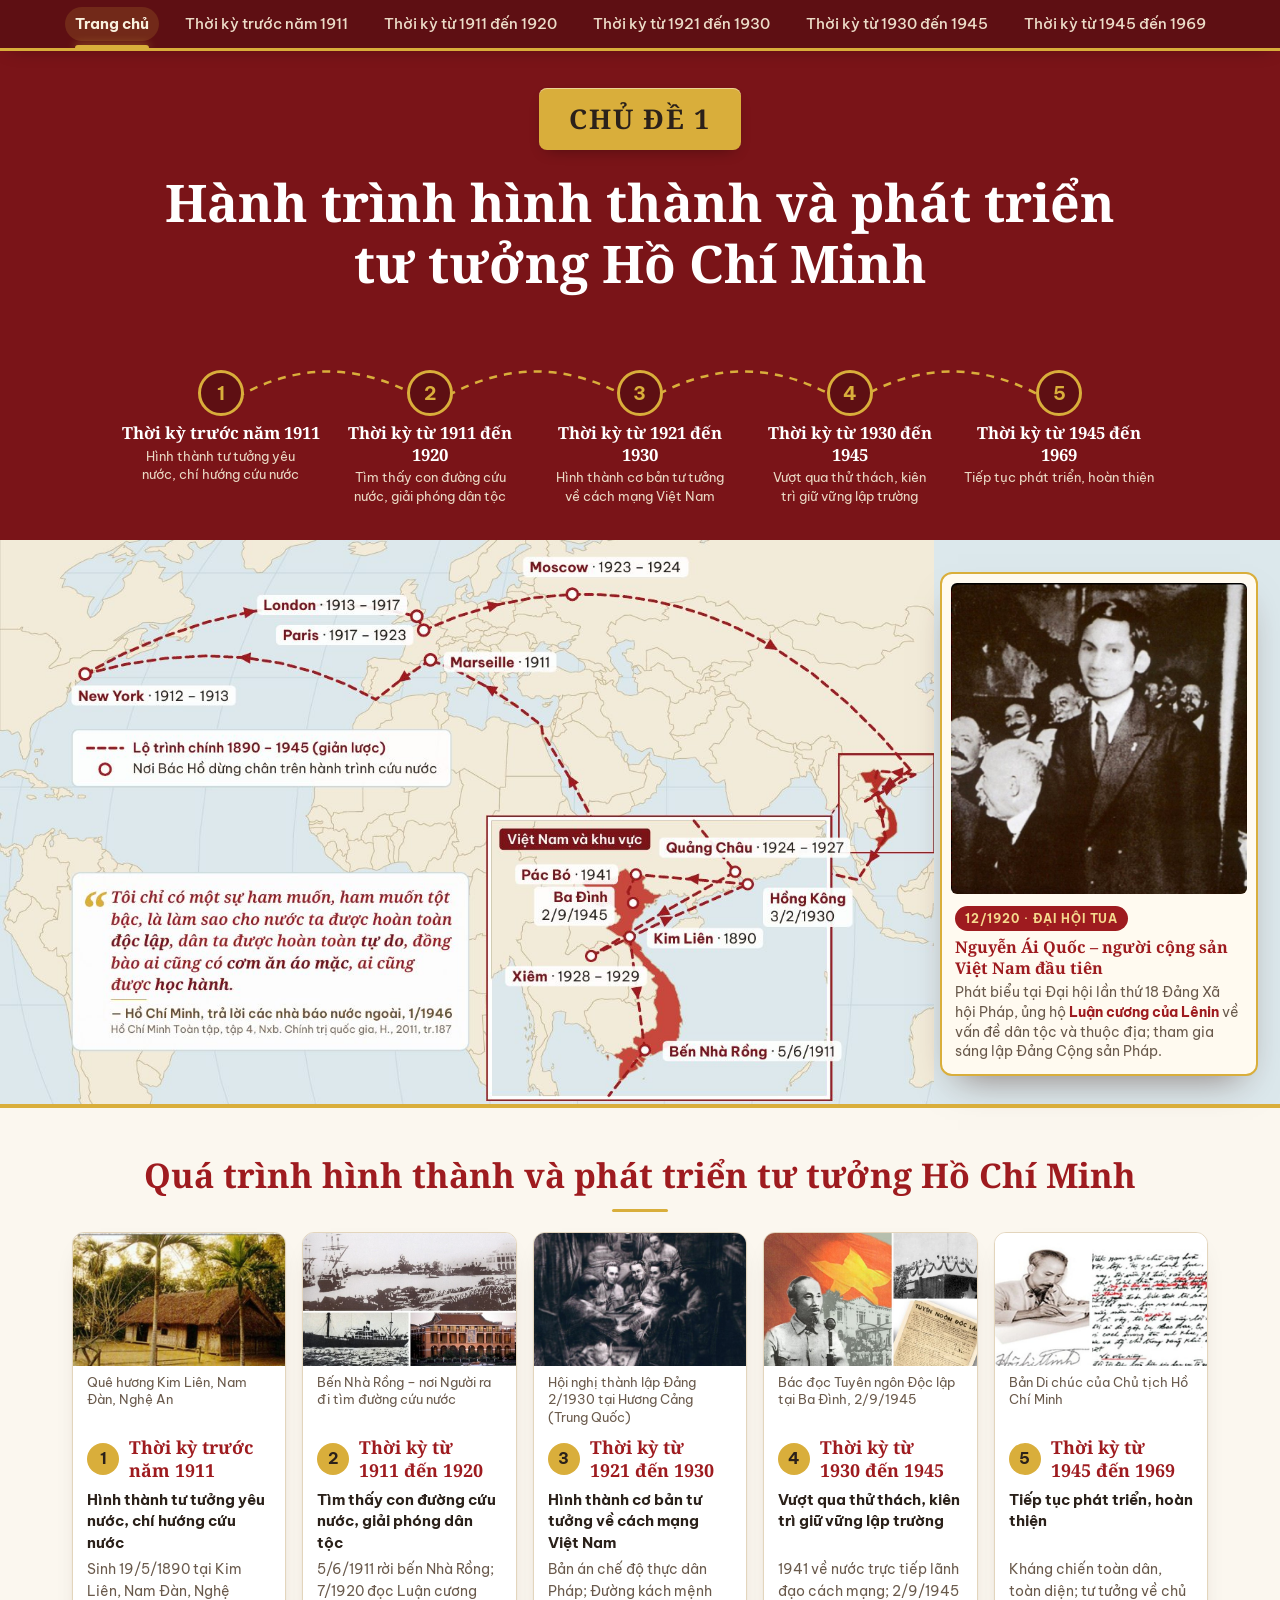
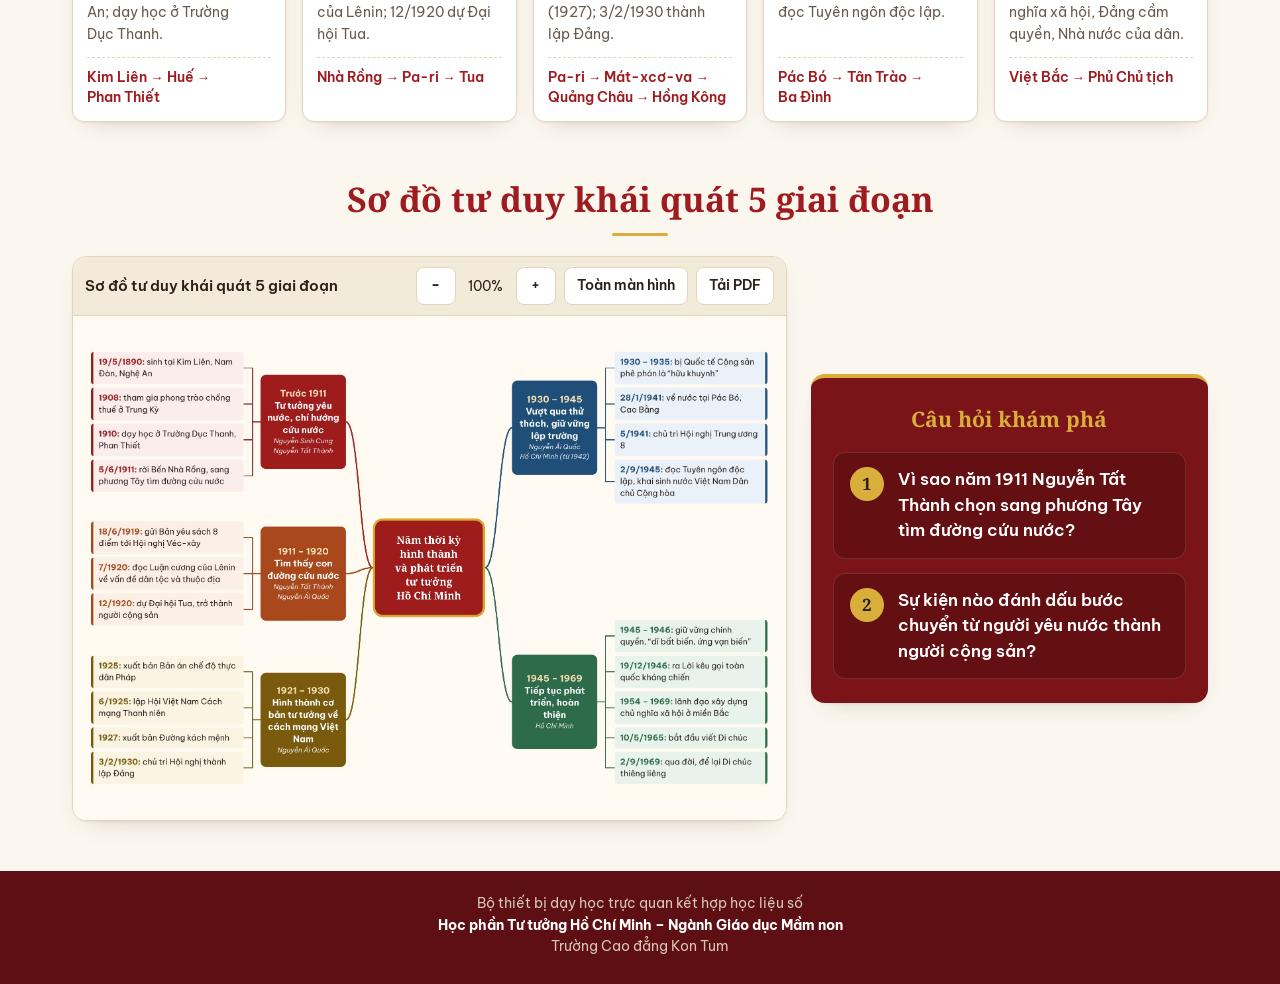
<file: index.html>
<!doctype html>
<html lang="vi" class="no-js">
<head>
<meta charset="utf-8">
<meta name="viewport" content="width=device-width, initial-scale=1, viewport-fit=cover">
<title>Chủ đề 1 – Hành trình hình thành và phát triển tư tưởng Hồ Chí Minh</title>
<meta name="description" content="Quá trình hình thành và phát triển tư tưởng Hồ Chí Minh qua 5 thời kỳ.">
<meta property="og:title" content="Chủ đề 1 – Hành trình hình thành và phát triển tư tưởng Hồ Chí Minh">
<meta property="og:description" content="Quá trình hình thành và phát triển tư tưởng Hồ Chí Minh qua 5 thời kỳ.">
<meta name="theme-color" content="#7a1418">
<link rel="icon" href="data:image/svg+xml,%3Csvg xmlns='http://www.w3.org/2000/svg' viewBox='0 0 32 32'%3E%3Crect width='32' height='32' rx='6' fill='%237a1418'/%3E%3Cpath d='M16 5l3.2 6.6 7.3 1-5.3 5.1 1.3 7.2L16 21.5l-6.5 3.4 1.3-7.2-5.3-5.1 7.3-1z' fill='%23d9ae3b'/%3E%3C/svg%3E">
<link rel="preconnect" href="https://fonts.googleapis.com">
<link rel="preconnect" href="https://fonts.gstatic.com" crossorigin>
<link href="https://fonts.googleapis.com/css2?family=Be+Vietnam+Pro:wght@400;500;600;700&family=Noto+Serif:ital,wght@0,400;0,500;0,600;0,700;1,400;1,500&family=Caveat:wght@500;700&family=IBM+Plex+Mono:wght@400;500&display=swap" rel="stylesheet">
<link rel="stylesheet" href="assets/css/style.css">
</head>
<body data-slug="trang-chu" class="home">
<a class="vh" href="#main">Bỏ qua, đến nội dung chính</a>
<header class="hdr">
  <div class="wrap top"><a class="logo" href="index.html"><span class="tag">Chủ đề 1</span><span class="t">Hành trình hình thành và phát triển tư tưởng Hồ Chí Minh</span></a></div>
  <nav class="nav" aria-label="Các thời kỳ"><div class="row"><a href="index.html" aria-current=page>Trang chủ</a><a href="thoi-ky-truoc-1911.html" >Thời kỳ trước năm 1911</a><a href="thoi-ky-1911-1920.html" >Thời kỳ từ 1911 đến 1920</a><a href="thoi-ky-1921-1930.html" >Thời kỳ từ 1921 đến 1930</a><a href="thoi-ky-1930-1945.html" >Thời kỳ từ 1930 đến 1945</a><a href="thoi-ky-1945-1969.html" >Thời kỳ từ 1945 đến 1969</a><span class="ind" aria-hidden="true"></span></div></nav>
</header>
<main id="main">

<section class="hero"><div class="wrap hero-in">
<span class="tag">Chủ đề 1</span>
<h1><span>Hành trình hình thành và phát triển</span> <span>tư tưởng Hồ Chí Minh</span></h1>
<div class="journey"><svg viewBox="0 0 1040 100" aria-hidden="true"><path class="path" d="M104,77 Q208,10 312,77 Q416,10 520,77 Q624,10 728,77 Q832,10 936,77"/><path class="mask" d="M104,77 Q208,10 312,77 Q416,10 520,77 Q624,10 728,77 Q832,10 936,77"/></svg>
<div class="jstops"><a class="jstop" href="thoi-ky-truoc-1911.html"><span class="dot">1</span><span class="txt"><b>Thời kỳ trước năm 1911</b><span class="s">Hình thành tư tưởng yêu nước, chí hướng cứu nước</span></span></a><a class="jstop" href="thoi-ky-1911-1920.html"><span class="dot">2</span><span class="txt"><b>Thời kỳ từ 1911 đến 1920</b><span class="s">Tìm thấy con đường cứu nước, giải phóng dân tộc</span></span></a><a class="jstop" href="thoi-ky-1921-1930.html"><span class="dot">3</span><span class="txt"><b>Thời kỳ từ 1921 đến 1930</b><span class="s">Hình thành cơ bản tư tưởng về cách mạng Việt Nam</span></span></a><a class="jstop" href="thoi-ky-1930-1945.html"><span class="dot">4</span><span class="txt"><b>Thời kỳ từ 1930 đến 1945</b><span class="s">Vượt qua thử thách, kiên trì giữ vững lập trường</span></span></a><a class="jstop" href="thoi-ky-1945-1969.html"><span class="dot">5</span><span class="txt"><b>Thời kỳ từ 1945 đến 1969</b><span class="s">Tiếp tục phát triển, hoàn thiện</span></span></a></div></div>
</div>
<div class="mapbox"><img class="map zoomable" src="assets/img/ban-do-hanh-trinh.jpg" alt="Bản đồ lộ trình chính 1890 – 1945"><figure class="tua"><img class="zoomable" src="assets/img/dai-hoi-tua.jpg" alt="Nguyễn Ái Quốc tại Đại hội Tua, 12/1920"><figcaption><span class="tua-badge">12/1920 · Đại hội Tua</span><b>Nguyễn Ái Quốc – người cộng sản Việt Nam đầu tiên</b><span class="tua-t">Phát biểu tại Đại hội lần thứ 18 Đảng Xã hội Pháp, ủng hộ <strong>Luận cương của Lênin</strong> về vấn đề dân tộc và thuộc địa; tham gia sáng lập Đảng Cộng sản Pháp.</span></figcaption></figure></div>
</section>
<section class="sec"><div class="wrap">
<h2 class="h2">Quá trình hình thành và phát triển tư tưởng Hồ Chí Minh</h2>
<div class="pgrid"><a class="pcard" href="thoi-ky-truoc-1911.html" data-reveal><div class="ph"><img src="assets/img/tk1-bia.jpg" alt="Quê hương Kim Liên, Nam Đàn, Nghệ An" loading="lazy"></div>
<div class="cap">Quê hương Kim Liên, Nam Đàn, Nghệ An</div><div class="hd"><span class="num">1</span><h3>Thời kỳ trước năm 1911</h3></div><div class="th">Hình thành tư tưởng yêu nước, chí hướng cứu nước</div><p>Sinh 19/5/1890 tại Kim Liên, Nam Đàn, Nghệ An; dạy học ở Trường Dục Thanh.</p><div class="rt"><span>Kim Liên</span> → <span>Huế</span> → <span>Phan Thiết</span></div></a><a class="pcard" href="thoi-ky-1911-1920.html" data-reveal><div class="ph"><img src="assets/img/tk2-bia.jpg" alt="Bến Nhà Rồng – nơi Người ra đi tìm đường cứu nước" loading="lazy"></div>
<div class="cap">Bến Nhà Rồng – nơi Người ra đi tìm đường cứu nước</div><div class="hd"><span class="num">2</span><h3>Thời kỳ từ 1911 đến 1920</h3></div><div class="th">Tìm thấy con đường cứu nước, giải phóng dân tộc</div><p>5/6/1911 rời bến Nhà Rồng; 7/1920 đọc Luận cương của Lênin; 12/1920 dự Đại hội Tua.</p><div class="rt"><span>Nhà Rồng</span> → <span>Pa-ri</span> → <span>Tua</span></div></a><a class="pcard" href="thoi-ky-1921-1930.html" data-reveal><div class="ph"><img src="assets/img/tk3-bia.jpg" alt="Hội nghị thành lập Đảng 2/1930 tại Hương Cảng (Trung Quốc)" loading="lazy"></div>
<div class="cap">Hội nghị thành lập Đảng 2/1930 tại Hương Cảng (Trung Quốc)</div><div class="hd"><span class="num">3</span><h3>Thời kỳ từ 1921 đến 1930</h3></div><div class="th">Hình thành cơ bản tư tưởng về cách mạng Việt Nam</div><p>Bản án chế độ thực dân Pháp; Đường kách mệnh (1927); 3/2/1930 thành lập Đảng.</p><div class="rt"><span>Pa-ri</span> → <span>Mát-xcơ-va</span> → <span>Quảng Châu</span> → <span>Hồng Kông</span></div></a><a class="pcard" href="thoi-ky-1930-1945.html" data-reveal><div class="ph"><img src="assets/img/tk4-bia.jpg" alt="Bác đọc Tuyên ngôn Độc lập tại Ba Đình, 2/9/1945" loading="lazy"></div>
<div class="cap">Bác đọc Tuyên ngôn Độc lập tại Ba Đình, 2/9/1945</div><div class="hd"><span class="num">4</span><h3>Thời kỳ từ 1930 đến 1945</h3></div><div class="th">Vượt qua thử thách, kiên trì giữ vững lập trường</div><p>1941 về nước trực tiếp lãnh đạo cách mạng; 2/9/1945 đọc Tuyên ngôn độc lập.</p><div class="rt"><span>Pác Bó</span> → <span>Tân Trào</span> → <span>Ba Đình</span></div></a><a class="pcard" href="thoi-ky-1945-1969.html" data-reveal><div class="ph"><img src="assets/img/tk5-bia.jpg" alt="Bản Di chúc của Chủ tịch Hồ Chí Minh" loading="lazy"></div>
<div class="cap">Bản Di chúc của Chủ tịch Hồ Chí Minh</div><div class="hd"><span class="num">5</span><h3>Thời kỳ từ 1945 đến 1969</h3></div><div class="th">Tiếp tục phát triển, hoàn thiện</div><p>Kháng chiến toàn dân, toàn diện; tư tưởng về chủ nghĩa xã hội, Đảng cầm quyền, Nhà nước của dân.</p><div class="rt"><span>Việt Bắc</span> → <span>Phủ Chủ tịch</span></div></a></div>
</div></section>
<section class="sec"><div class="wrap">
<h2 class="h2">Sơ đồ tư duy khái quát 5 giai đoạn</h2>
<div class="duo">
<div data-reveal><div class="viewer"><div class="bar"><span class="ttl">Sơ đồ tư duy khái quát 5 giai đoạn</span>
<button type="button" class="zout" aria-label="Thu nhỏ">−</button><span class="zv" style="min-width:44px;text-align:center;font-size:.82rem">100%</span><button type="button" class="zin" aria-label="Phóng to">+</button>
<button type="button" class="fs">Toàn màn hình</button><a href="assets/tai-lieu/so-do-khai-quat-5-thoi-ky.pdf" download>Tải PDF</a></div>
<div class="stage"><img src="assets/sodo/so-do-khai-quat-5-thoi-ky.jpg" alt="Sơ đồ tư duy khái quát 5 giai đoạn" draggable="false"></div></div></div>
<aside class="ask" data-reveal><h3>Câu hỏi khám phá</h3><ol>
<li><span class="n">1</span><p>Vì sao năm 1911 Nguyễn Tất Thành chọn sang phương Tây tìm đường cứu nước?</p></li>
<li><span class="n">2</span><p>Sự kiện nào đánh dấu bước chuyển từ người yêu nước thành người cộng sản?</p></li>
</ol></aside>
</div>
</div></section>
</main>
<footer class="foot"><div class="wrap">Bộ thiết bị dạy học trực quan kết hợp học liệu số<br><b>Học phần Tư tưởng Hồ Chí Minh – Ngành Giáo dục Mầm non</b><br>Trường Cao đẳng Kon Tum</div></footer>
<button class="totop" type="button" aria-label="Lên đầu trang">↑</button>
<div class="lb" id="lb" role="dialog" aria-modal="true" aria-label="Xem ảnh lớn"><button class="x" type="button" aria-label="Đóng">✕</button><button class="pv" type="button" aria-label="Ảnh trước">‹</button><div class="lbstage"><img alt=""></div><p></p><span class="cnt"></span><span class="lbhint">Bấm vào ảnh để phóng to / thu nhỏ</span><button class="nx" type="button" aria-label="Ảnh sau">›</button></div>
<script src="assets/js/data.js"></script>
<script src="assets/js/app.js"></script>
</body>
</html>
</file>
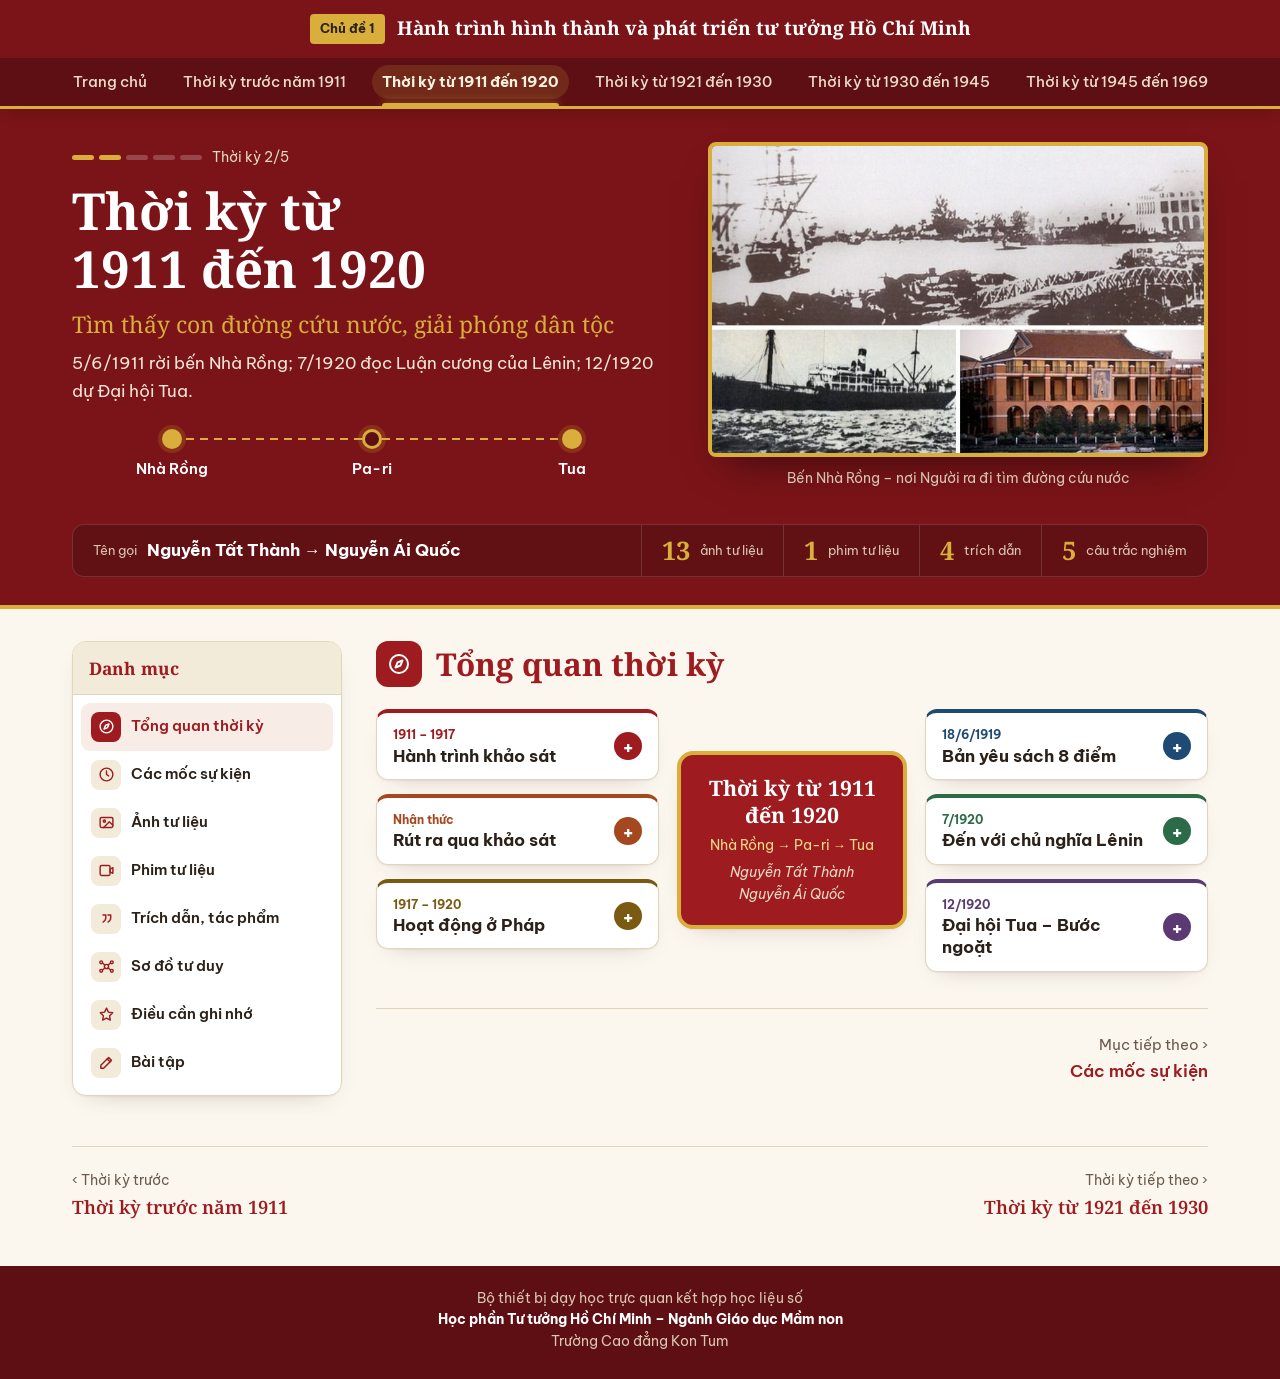
<file: thoi-ky-1911-1920.html>
<!doctype html>
<html lang="vi" class="no-js">
<head>
<meta charset="utf-8">
<meta name="viewport" content="width=device-width, initial-scale=1, viewport-fit=cover">
<title>Thời kỳ từ 1911 đến 1920 – Chủ đề 1: Tư tưởng Hồ Chí Minh</title>
<meta name="description" content="Tìm thấy con đường cứu nước, giải phóng dân tộc. 5/6/1911 rời bến Nhà Rồng; 7/1920 đọc Luận cương của Lênin; 12/1920 dự Đại hội Tua.">
<meta property="og:title" content="Thời kỳ từ 1911 đến 1920 – Chủ đề 1: Tư tưởng Hồ Chí Minh">
<meta property="og:description" content="Tìm thấy con đường cứu nước, giải phóng dân tộc. 5/6/1911 rời bến Nhà Rồng; 7/1920 đọc Luận cương của Lênin; 12/1920 dự Đại hội Tua.">
<meta name="theme-color" content="#7a1418">
<link rel="icon" href="data:image/svg+xml,%3Csvg xmlns='http://www.w3.org/2000/svg' viewBox='0 0 32 32'%3E%3Crect width='32' height='32' rx='6' fill='%237a1418'/%3E%3Cpath d='M16 5l3.2 6.6 7.3 1-5.3 5.1 1.3 7.2L16 21.5l-6.5 3.4 1.3-7.2-5.3-5.1 7.3-1z' fill='%23d9ae3b'/%3E%3C/svg%3E">
<link rel="preconnect" href="https://fonts.googleapis.com">
<link rel="preconnect" href="https://fonts.gstatic.com" crossorigin>
<link href="https://fonts.googleapis.com/css2?family=Be+Vietnam+Pro:wght@400;500;600;700&family=Noto+Serif:ital,wght@0,400;0,500;0,600;0,700;1,400;1,500&family=Caveat:wght@500;700&family=IBM+Plex+Mono:wght@400;500&display=swap" rel="stylesheet">
<link rel="stylesheet" href="assets/css/style.css">
</head>
<body data-slug="tk2" class="">
<a class="vh" href="#main">Bỏ qua, đến nội dung chính</a>
<header class="hdr">
  <div class="wrap top"><a class="logo" href="index.html"><span class="tag">Chủ đề 1</span><span class="t">Hành trình hình thành và phát triển tư tưởng Hồ Chí Minh</span></a></div>
  <nav class="nav" aria-label="Các thời kỳ"><div class="row"><a href="index.html" >Trang chủ</a><a href="thoi-ky-truoc-1911.html" >Thời kỳ trước năm 1911</a><a href="thoi-ky-1911-1920.html" aria-current=page>Thời kỳ từ 1911 đến 1920</a><a href="thoi-ky-1921-1930.html" >Thời kỳ từ 1921 đến 1930</a><a href="thoi-ky-1930-1945.html" >Thời kỳ từ 1930 đến 1945</a><a href="thoi-ky-1945-1969.html" >Thời kỳ từ 1945 đến 1969</a><span class="ind" aria-hidden="true"></span></div></nav>
</header>
<main id="main">

<section class="phero"><div class="wrap">
<div class="grid">
<div>
  <div class="step"><span class="steps"><i class="on"></i><i class="on"></i><i class=""></i><i class=""></i><i class=""></i></span>Thời kỳ 2/5</div>
  <h1>Thời kỳ từ 1911 đến 1920</h1>
  <p class="theme">Tìm thấy con đường cứu nước, giải phóng dân tộc</p>
  <p class="sumtxt">5/6/1911 rời bến Nhà Rồng; 7/1920 đọc Luận cương của Lênin; 12/1920 dự Đại hội Tua.</p>
  <div class="track" style="--n:3" aria-label="Lộ trình"><span class="st" style="animation-delay:0.3s"><i></i><b>Nhà Rồng</b></span><span class="st" style="animation-delay:0.6s"><i></i><b>Pa-ri</b></span><span class="st" style="animation-delay:0.9s"><i></i><b>Tua</b></span></div>
</div>
<figure><div class="frame"><img class="zoomable" src="assets/img/tk2-bia.jpg" alt="Bến Nhà Rồng – nơi Người ra đi tìm đường cứu nước"></div><figcaption>Bến Nhà Rồng – nơi Người ra đi tìm đường cứu nước</figcaption></figure>
</div>
<div class="facts">
  <div><small>Tên gọi</small><span class="nm">Nguyễn Tất Thành → Nguyễn Ái Quốc</span></div>
  <div><span class="c">13</span><small>ảnh tư liệu</small></div>
  <div><span class="c">1</span><small>phim tư liệu</small></div>
  <div><span class="c">4</span><small>trích dẫn</small></div>
  <div><span class="c">5</span><small>câu trắc nghiệm</small></div>
</div>
</div></section>
<div class="wrap"><div class="layout">
<aside class="toc" id="toc" aria-label="Danh mục thời kỳ từ 1911 đến 1920">
  <div class="toc-h"><b>Danh mục</b></div>
  <ol><li><a class="m" href="#tong-quan" data-p="tong-quan"><span class="ic"><svg viewBox="0 0 24 24" fill="none" stroke="currentColor" stroke-width="2" stroke-linecap="round" stroke-linejoin="round" aria-hidden="true"><circle cx="12" cy="12" r="9"/><path d="M15.5 8.5l-2 5-5 2 2-5z"/></svg></span><span>Tổng quan thời kỳ</span></a></li><li><a class="m" href="#moc-su-kien" data-p="moc-su-kien"><span class="ic"><svg viewBox="0 0 24 24" fill="none" stroke="currentColor" stroke-width="2" stroke-linecap="round" stroke-linejoin="round" aria-hidden="true"><circle cx="12" cy="12" r="9"/><path d="M12 7v5l3 2"/></svg></span><span>Các mốc sự kiện</span></a></li><li><a class="m" href="#anh-tu-lieu" data-p="anh-tu-lieu"><span class="ic"><svg viewBox="0 0 24 24" fill="none" stroke="currentColor" stroke-width="2" stroke-linecap="round" stroke-linejoin="round" aria-hidden="true"><rect x="3" y="5" width="18" height="14" rx="2"/><circle cx="9" cy="10" r="1.6"/><path d="M21 16l-5-5-8 8"/></svg></span><span>Ảnh tư liệu</span></a><ul><li><a href="#anh-1">Ra đi tìm đường cứu nước (5/6/1911)</a></li><li><a href="#anh-2">Hành trình qua nhiều nước</a></li><li><a href="#anh-3">Bản yêu sách 8 điểm (1919)</a></li><li><a href="#anh-4">Gặp Luận cương của Lênin (7/1920)</a></li><li><a href="#anh-5">Đại hội Tua (12/1920)</a></li></ul></li><li><a class="m" href="#phim-tu-lieu" data-p="phim-tu-lieu"><span class="ic"><svg viewBox="0 0 24 24" fill="none" stroke="currentColor" stroke-width="2" stroke-linecap="round" stroke-linejoin="round" aria-hidden="true"><rect x="3" y="5" width="14" height="14" rx="2"/><path d="M17 10l4-2v8l-4-2z"/></svg></span><span>Phim tư liệu</span></a></li><li><a class="m" href="#trich-dan" data-p="trich-dan"><span class="ic"><svg viewBox="0 0 24 24" fill="none" stroke="currentColor" stroke-width="2" stroke-linecap="round" stroke-linejoin="round" aria-hidden="true"><path d="M7 7h4v4c0 3-2 5-4 6M14 7h4v4c0 3-2 5-4 6"/></svg></span><span>Trích dẫn, tác phẩm</span></a><ul><li><a href="#td10">01. “Tôi là thanh niên, tôi khỏe, tôi chịu được khổ”</a></li><li><a href="#td11">02. Những nhận xét đầu tiên ở nước Pháp</a></li><li><a href="#trich-1">03. Hồ Chí Minh, Con đường dẫn tôi đến chủ nghĩa Lênin</a></li><li><a href="#trich-2">04. Hồ Chí Minh</a></li></ul></li><li><a class="m" href="#so-do-tu-duy" data-p="so-do-tu-duy"><span class="ic"><svg viewBox="0 0 24 24" fill="none" stroke="currentColor" stroke-width="2" stroke-linecap="round" stroke-linejoin="round" aria-hidden="true"><circle cx="12" cy="12" r="3"/><circle cx="4.5" cy="6" r="2"/><circle cx="19.5" cy="6" r="2"/><circle cx="4.5" cy="18" r="2"/><circle cx="19.5" cy="18" r="2"/><path d="M6.3 7l3.4 3M17.7 7l-3.4 3M6.3 17l3.4-3M17.7 17l-3.4-3"/></svg></span><span>Sơ đồ tư duy</span></a></li><li><a class="m" href="#ghi-nho" data-p="ghi-nho"><span class="ic"><svg viewBox="0 0 24 24" fill="none" stroke="currentColor" stroke-width="2" stroke-linecap="round" stroke-linejoin="round" aria-hidden="true"><path d="M12 3l2.7 5.6 6.1.9-4.4 4.3 1 6.1L12 17l-5.4 2.9 1-6.1-4.4-4.3 6.1-.9z"/></svg></span><span>Điều cần ghi nhớ</span></a></li><li><a class="m" href="#bai-tap" data-p="bai-tap"><span class="ic"><svg viewBox="0 0 24 24" fill="none" stroke="currentColor" stroke-width="2" stroke-linecap="round" stroke-linejoin="round" aria-hidden="true"><path d="M4 20h4L19 9l-4-4L4 16z"/><path d="M13 7l4 4"/></svg></span><span>Bài tập</span></a></li></ol>
</aside>
<div class="content"><nav class="chips" aria-label="Chọn mục"><a href="#tong-quan" data-p="tong-quan"><span class="ic"><svg viewBox="0 0 24 24" fill="none" stroke="currentColor" stroke-width="2" stroke-linecap="round" stroke-linejoin="round" aria-hidden="true"><circle cx="12" cy="12" r="9"/><path d="M15.5 8.5l-2 5-5 2 2-5z"/></svg></span>Tổng quan thời kỳ</a><a href="#moc-su-kien" data-p="moc-su-kien"><span class="ic"><svg viewBox="0 0 24 24" fill="none" stroke="currentColor" stroke-width="2" stroke-linecap="round" stroke-linejoin="round" aria-hidden="true"><circle cx="12" cy="12" r="9"/><path d="M12 7v5l3 2"/></svg></span>Các mốc sự kiện</a><a href="#anh-tu-lieu" data-p="anh-tu-lieu"><span class="ic"><svg viewBox="0 0 24 24" fill="none" stroke="currentColor" stroke-width="2" stroke-linecap="round" stroke-linejoin="round" aria-hidden="true"><rect x="3" y="5" width="18" height="14" rx="2"/><circle cx="9" cy="10" r="1.6"/><path d="M21 16l-5-5-8 8"/></svg></span>Ảnh tư liệu</a><a href="#phim-tu-lieu" data-p="phim-tu-lieu"><span class="ic"><svg viewBox="0 0 24 24" fill="none" stroke="currentColor" stroke-width="2" stroke-linecap="round" stroke-linejoin="round" aria-hidden="true"><rect x="3" y="5" width="14" height="14" rx="2"/><path d="M17 10l4-2v8l-4-2z"/></svg></span>Phim tư liệu</a><a href="#trich-dan" data-p="trich-dan"><span class="ic"><svg viewBox="0 0 24 24" fill="none" stroke="currentColor" stroke-width="2" stroke-linecap="round" stroke-linejoin="round" aria-hidden="true"><path d="M7 7h4v4c0 3-2 5-4 6M14 7h4v4c0 3-2 5-4 6"/></svg></span>Trích dẫn, tác phẩm</a><a href="#so-do-tu-duy" data-p="so-do-tu-duy"><span class="ic"><svg viewBox="0 0 24 24" fill="none" stroke="currentColor" stroke-width="2" stroke-linecap="round" stroke-linejoin="round" aria-hidden="true"><circle cx="12" cy="12" r="3"/><circle cx="4.5" cy="6" r="2"/><circle cx="19.5" cy="6" r="2"/><circle cx="4.5" cy="18" r="2"/><circle cx="19.5" cy="18" r="2"/><path d="M6.3 7l3.4 3M17.7 7l-3.4 3M6.3 17l3.4-3M17.7 17l-3.4-3"/></svg></span>Sơ đồ tư duy</a><a href="#ghi-nho" data-p="ghi-nho"><span class="ic"><svg viewBox="0 0 24 24" fill="none" stroke="currentColor" stroke-width="2" stroke-linecap="round" stroke-linejoin="round" aria-hidden="true"><path d="M12 3l2.7 5.6 6.1.9-4.4 4.3 1 6.1L12 17l-5.4 2.9 1-6.1-4.4-4.3 6.1-.9z"/></svg></span>Điều cần ghi nhớ</a><a href="#bai-tap" data-p="bai-tap"><span class="ic"><svg viewBox="0 0 24 24" fill="none" stroke="currentColor" stroke-width="2" stroke-linecap="round" stroke-linejoin="round" aria-hidden="true"><path d="M4 20h4L19 9l-4-4L4 16z"/><path d="M13 7l4 4"/></svg></span>Bài tập</a></nav><section class="panel" id="tong-quan" aria-labelledby="h-tong-quan">
<div class="ph2"><span class="ic"><svg viewBox="0 0 24 24" fill="none" stroke="currentColor" stroke-width="2" stroke-linecap="round" stroke-linejoin="round" aria-hidden="true"><circle cx="12" cy="12" r="9"/><path d="M15.5 8.5l-2 5-5 2 2-5z"/></svg></span><div><h2 id="h-tong-quan">Tổng quan thời kỳ</h2></div></div>
<div class="mind"><div class="col"><div class="br" style="--c:#9e1b1f" data-reveal><button type="button" aria-expanded="false"><span class="lbl"><small>1911 – 1917</small><b>Hành trình khảo sát</b></span><span class="pm" aria-hidden="true">+</span></button><ul><li><b>5/6/1911:</b> rời Bến Nhà Rồng trên tàu Amiral Latouche-Tréville</li><li><b>1911 – 1912:</b> qua nhiều nước châu Âu, châu Phi, châu Mỹ</li><li><b>1912 – 1913:</b> sống, làm việc ở Mỹ</li><li><b>1913 – 1917:</b> sống, làm việc ở Anh</li></ul></div><div class="br" style="--c:#a5481f" data-reveal><button type="button" aria-expanded="false"><span class="lbl"><small>Nhận thức</small><b>Rút ra qua khảo sát</b></span><span class="pm" aria-hidden="true">+</span></button><ul><li>Ở đâu chủ nghĩa đế quốc cũng tàn bạo, người lao động cũng bị áp bức</li><li>Chủ nghĩa đế quốc là kẻ thù chung của các dân tộc thuộc địa</li><li>Cách mạng tư sản Mỹ, Pháp là cách mạng “chưa đến nơi”</li></ul></div><div class="br" style="--c:#7a5a12" data-reveal><button type="button" aria-expanded="false"><span class="lbl"><small>1917 – 1920</small><b>Hoạt động ở Pháp</b></span><span class="pm" aria-hidden="true">+</span></button><ul><li><b>Cuối 1917:</b> trở lại Pháp, hoạt động trong phong trào công nhân</li><li><b>1919:</b> gia nhập Đảng Xã hội Pháp</li><li>Tham gia Hội những người Việt Nam yêu nước tại Pa-ri</li></ul></div></div><div class="core"><b>Thời kỳ từ 1911 đến 1920</b><small>Nhà Rồng → Pa-ri → Tua</small><em>Nguyễn Tất Thành<br>Nguyễn Ái Quốc</em></div><div class="col"><div class="br" style="--c:#1f4a73" data-reveal><button type="button" aria-expanded="false"><span class="lbl"><small>18/6/1919</small><b>Bản yêu sách 8 điểm</b></span><span class="pm" aria-hidden="true">+</span></button><ul><li><b>18/6/1919:</b> gửi Bản yêu sách của nhân dân An Nam tới Hội nghị Véc-xây</li><li>Ký tên Nguyễn Ái Quốc</li><li>Đòi các quyền tự do, dân chủ tối thiểu cho nhân dân Việt Nam</li><li><b>Bài học:</b> muốn giải phóng, các dân tộc phải dựa vào sức mình</li></ul></div><div class="br" style="--c:#2c6b48" data-reveal><button type="button" aria-expanded="false"><span class="lbl"><small>7/1920</small><b>Đến với chủ nghĩa Lênin</b></span><span class="pm" aria-hidden="true">+</span></button><ul><li><b>7/1920:</b> đọc Sơ thảo lần thứ nhất những luận cương về vấn đề dân tộc và thuộc địa của Lênin</li><li>Đăng trên báo Nhân đạo (L’Humanité), 16 – 17/7/1920</li><li>Tìm thấy con đường giải phóng dân tộc</li></ul></div><div class="br" style="--c:#5b3a73" data-reveal><button type="button" aria-expanded="false"><span class="lbl"><small>12/1920</small><b>Đại hội Tua – Bước ngoặt</b></span><span class="pm" aria-hidden="true">+</span></button><ul><li><b>25 – 30/12/1920:</b> dự Đại hội Đảng Xã hội Pháp tại Tua</li><li>Bỏ phiếu tán thành gia nhập Quốc tế Cộng sản</li><li>Tham gia sáng lập Đảng Cộng sản Pháp</li><li>Từ người yêu nước trở thành người cộng sản</li></ul></div></div></div>
<div class="pnav"><button type="button" class="nx" data-go="moc-su-kien">Mục tiếp theo ›<b>Các mốc sự kiện</b></button></div>
</section><section class="panel" id="moc-su-kien" aria-labelledby="h-moc-su-kien">
<div class="ph2"><span class="ic"><svg viewBox="0 0 24 24" fill="none" stroke="currentColor" stroke-width="2" stroke-linecap="round" stroke-linejoin="round" aria-hidden="true"><circle cx="12" cy="12" r="9"/><path d="M12 7v5l3 2"/></svg></span><div><h2 id="h-moc-su-kien">Các mốc sự kiện</h2></div></div>
<ol class="tline"><li data-reveal><div class="card"><time>5/6/1911</time><p>rời Bến Nhà Rồng trên tàu Amiral Latouche-Tréville</p></div></li><li data-reveal><div class="card"><time>1911 – 1912</time><p>qua nhiều nước châu Âu, châu Phi, châu Mỹ</p></div></li><li data-reveal><div class="card"><time>1912 – 1913</time><p>sống, làm việc ở Mỹ</p></div></li><li data-reveal><div class="card"><time>1913 – 1917</time><p>sống, làm việc ở Anh</p></div></li><li data-reveal><div class="card"><time>Cuối 1917</time><p>trở lại Pháp, hoạt động trong phong trào công nhân</p></div></li><li data-reveal><div class="card"><time>1919</time><p>gia nhập Đảng Xã hội Pháp</p></div></li><li data-reveal><div class="card"><time>18/6/1919</time><p>gửi Bản yêu sách của nhân dân An Nam tới Hội nghị Véc-xây</p></div></li><li data-reveal><div class="card"><time>7/1920</time><p>đọc Sơ thảo lần thứ nhất những luận cương về vấn đề dân tộc và thuộc địa của Lênin</p></div></li><li data-reveal><div class="card"><time>25 – 30/12/1920</time><p>dự Đại hội Đảng Xã hội Pháp tại Tua</p></div></li></ol>
<div class="pnav"><button type="button" data-go="tong-quan">‹ Mục trước<b>Tổng quan thời kỳ</b></button><button type="button" class="nx" data-go="anh-tu-lieu">Mục tiếp theo ›<b>Ảnh tư liệu</b></button></div>
</section><section class="panel" id="anh-tu-lieu" aria-labelledby="h-anh-tu-lieu">
<div class="ph2"><span class="ic"><svg viewBox="0 0 24 24" fill="none" stroke="currentColor" stroke-width="2" stroke-linecap="round" stroke-linejoin="round" aria-hidden="true"><rect x="3" y="5" width="18" height="14" rx="2"/><circle cx="9" cy="10" r="1.6"/><path d="M21 16l-5-5-8 8"/></svg></span><div><h2 id="h-anh-tu-lieu">Ảnh tư liệu</h2></div></div>
<div class="album">
<section>
<div data-reveal class="group" style="margin-top:0"><div class="ghead" id="anh-1"><div class="num">1</div><h3>Ra đi tìm đường cứu nước (5/6/1911)</h3></div><figure><img src="assets/img/tk2/anh-01.jpg" alt="Ảnh ghép Bến Nhà Rồng đầu thế kỷ XX, tàu Đô đốc Latouche-Tréville và Bến Nhà Rồng ngày nay" loading="lazy"><figcaption><b>Bến Nhà Rồng – nơi Người ra đi tìm đường cứu nước</b>Ngày 5/6/1911, người thanh niên Nguyễn Tất Thành rời Tổ quốc sang phương Tây, làm phụ bếp trên tàu buôn Pháp Đô đốc Latouche-Tréville với tên gọi Văn Ba. Ảnh trên: Bến cảng Nhà Rồng đầu thế kỷ XX. Ảnh dưới, bên trái: tàu Đô đốc Latouche-Tréville; bên phải: Bến Nhà Rồng ngày nay – Bảo tàng Hồ Chí Minh, Chi nhánh Thành phố Hồ Chí Minh.</figcaption></figure></div>
<div data-reveal class="group"><div class="ghead" id="anh-2"><div class="num">2</div><h3>Hành trình qua nhiều nước</h3></div><div class="stops"><div class="stop"><img src="assets/img/tk2/anh-02.jpg" alt="Tháp Eiffel, Pháp"><b>Pháp · 1911</b><span>Đặt chân lên đất Pháp, tìm hiểu “Tự do – Bình đẳng – Bác ái”.</span></div><div class="stop"><img src="assets/img/tk2/anh-03.jpg" alt="Tượng Nữ thần Tự do, Mỹ"><b>Mỹ · 1912 – 1913</b><span>Tìm hiểu cách mạng Mỹ và Tuyên ngôn độc lập năm 1776.</span></div><div class="stop"><img src="assets/img/tk2/anh-04.jpg" alt="Tháp đồng hồ Big Ben, Anh"><b>Anh · 1913 – 1917</b><span>Vừa lao động kiếm sống, vừa học tập, quan sát đời sống người lao động.</span></div><div class="stop"><img src="assets/img/tk2/anh-05.jpg" alt="Nhà thờ Thánh Basil, Mát-xcơ-va"><b>Liên Xô · 1923 – 1924</b><span>Học tập, nghiên cứu chủ nghĩa Mác – Lênin, dự Đại hội V Quốc tế Cộng sản.</span></div><div class="stop"><img src="assets/img/tk2/anh-06.jpg" alt="Vạn Lý Trường Thành, Trung Quốc"><b>Trung Quốc · 1924 – 1930</b><span>Thành lập Hội Việt Nam Cách mạng Thanh niên, chuẩn bị thành lập Đảng.</span></div></div><div class="note"><b>Nhận thức rút ra:</b> “Ở đâu nhân dân lao động cũng là bạn, ở đâu chủ nghĩa đế quốc cũng là thù.” Hai chặng Liên Xô và Trung Quốc thuộc thời kỳ 1921 – 1930, được đưa vào để thấy trọn hành trình của Người. (Ảnh công trình tiêu biểu là hình ảnh biểu trưng cho các nước Người từng đến.)</div></div>
<div data-reveal class="group"><div class="ghead" id="anh-3"><div class="num">3</div><h3>Bản yêu sách 8 điểm (1919)</h3></div><div class="grid2"><figure><img src="assets/img/tk2/anh-07.jpg" alt="Bản Yêu sách của nhân dân An Nam" loading="lazy"><figcaption><b>Bản Yêu sách của nhân dân An Nam (18/6/1919)</b>Bản yêu sách 8 điểm ký tên Nguyễn Ái Quốc, gửi tới Hội nghị Véc-xây, đòi các quyền tự do, dân chủ, bình đẳng cho nhân dân Việt Nam.</figcaption></figure><figure><img src="assets/img/tk2/anh-08.jpg" alt="Chân dung Nguyễn Ái Quốc thời kỳ ở Pháp" loading="lazy"><figcaption><b>Nguyễn Ái Quốc thời kỳ hoạt động ở Pháp</b>Từ năm 1919, Người lấy tên Nguyễn Ái Quốc, hoạt động trong Hội những người Việt Nam yêu nước tại Pháp.</figcaption></figure></div><div class="gap"></div><figure class="fig-narrow"><img src="assets/img/tk2/anh-09.jpg" alt="Lãnh đạo các nước thắng trận tại Hội nghị Véc-xây" loading="lazy"><figcaption><b>Hội nghị Véc-xây (1919)</b>Lãnh đạo bốn nước Anh, Ý, Pháp, Mỹ tại hội nghị của các nước thắng trận sau Chiến tranh thế giới thứ nhất. Bản yêu sách không được hội nghị chấp nhận.</figcaption></figure><div class="note"><b>Bài học:</b> muốn được giải phóng, các dân tộc chỉ có thể trông cậy vào sức mạnh của chính mình.</div></div>
<div data-reveal class="group"><div class="ghead" id="anh-4"><div class="num">4</div><h3>Gặp Luận cương của Lênin (7/1920)</h3></div><div class="grid2"><figure><img src="assets/img/tk2/anh-10.jpg" alt="Chân dung V.I. Lênin" loading="lazy"><figcaption><b>V.I. Lênin (1870 – 1924)</b>Lãnh tụ Cách mạng Tháng Mười Nga, tác giả Sơ thảo lần thứ nhất những luận cương về vấn đề dân tộc và vấn đề thuộc địa.</figcaption></figure><div class="text-card"><span class="t">Sơ thảo lần thứ nhất những luận cương về vấn đề dân tộc và vấn đề thuộc địa</span>Văn kiện được đăng trên báo Nhân đạo (L’Humanité) số ra ngày 16 và 17/7/1920. Đọc Luận cương, Nguyễn Ái Quốc tìm thấy con đường giải phóng cho dân tộc.</div></div><div class="gap"></div><figure class="fig-narrow"><img src="assets/img/tk2/anh-11.jpg" alt="V.I. Lênin diễn thuyết trước quần chúng" loading="lazy"><figcaption><b>V.I. Lênin diễn thuyết trước quần chúng</b>Lênin – người lãnh đạo Cách mạng Tháng Mười Nga năm 1917, cuộc cách mạng có ảnh hưởng lớn đến sự lựa chọn con đường cứu nước của Nguyễn Ái Quốc.</figcaption></figure></div>
<div data-reveal class="group"><div class="ghead" id="anh-5"><div class="num">5</div><h3>Đại hội Tua (12/1920)</h3></div><div class="grid2"><figure><img src="assets/img/tk2/anh-12.jpg" alt="Nguyễn Ái Quốc phát biểu tại Đại hội Tua" loading="lazy"><figcaption><b>Nguyễn Ái Quốc phát biểu tại Đại hội Tua</b>Người biểu quyết tán thành Quốc tế III, trở thành một trong những người tham gia sáng lập Đảng Cộng sản Pháp.</figcaption></figure><figure><img src="assets/img/tk2/anh-13.jpg" alt="Toàn cảnh Đại hội Tua" loading="lazy"><figcaption><b>Toàn cảnh Đại hội Tua (25 – 30/12/1920)</b>Đại hội lần thứ 18 của Đảng Xã hội Pháp, họp tại thành phố Tua.</figcaption></figure></div></div>
</section>

</div>
<div class="pnav"><button type="button" data-go="moc-su-kien">‹ Mục trước<b>Các mốc sự kiện</b></button><button type="button" class="nx" data-go="phim-tu-lieu">Mục tiếp theo ›<b>Phim tư liệu</b></button></div>
</section><section class="panel" id="phim-tu-lieu" aria-labelledby="h-phim-tu-lieu">
<div class="ph2"><span class="ic"><svg viewBox="0 0 24 24" fill="none" stroke="currentColor" stroke-width="2" stroke-linecap="round" stroke-linejoin="round" aria-hidden="true"><rect x="3" y="5" width="14" height="14" rx="2"/><path d="M17 10l4-2v8l-4-2z"/></svg></span><div><h2 id="h-phim-tu-lieu">Phim tư liệu</h2></div></div>
<div class="films" data-n="2"><div class="film"><div class="play" aria-hidden="true"></div><b>Phim tư liệu đang được cập nhật</b></div></div>
<div class="pnav"><button type="button" data-go="anh-tu-lieu">‹ Mục trước<b>Ảnh tư liệu</b></button><button type="button" class="nx" data-go="trich-dan">Mục tiếp theo ›<b>Trích dẫn, tác phẩm</b></button></div>
</section><section class="panel" id="trich-dan" aria-labelledby="h-trich-dan">
<div class="ph2"><span class="ic"><svg viewBox="0 0 24 24" fill="none" stroke="currentColor" stroke-width="2" stroke-linecap="round" stroke-linejoin="round" aria-hidden="true"><path d="M7 7h4v4c0 3-2 5-4 6M14 7h4v4c0 3-2 5-4 6"/></svg></span><div><h2 id="h-trich-dan">Trích dẫn, tác phẩm</h2></div></div>
<div class="qview" role="tablist" aria-label="Cách trình bày"><button type="button" role="tab" data-v="board" aria-selected="true">Bảng ghim</button><button type="button" role="tab" data-v="list" aria-selected="false">Danh sách</button></div>
<div class="cboard" data-n="2"><script type="application/json" class="cbdata">{"period": "Thời kỳ từ 1911 đến 1920", "qpics": {"td10": {"src": "assets/img/tk2/anh-01.jpg", "cap": "Bến Nhà Rồng – nơi Người ra đi tìm đường cứu nước"}, "td11": {"src": "assets/img/tk2/anh-02.jpg", "cap": "Pháp · 1911"}, "trich-1": {"src": "assets/img/tk2/anh-10.jpg", "cap": "V.I. Lênin (1870 – 1924)"}, "trich-2": {"src": "assets/img/tk2/anh-13.jpg", "cap": "Toàn cảnh Đại hội Tua (25 – 30/12/1920)"}}, "grid": {"td10": [0, 0], "td11": [1, 0], "trich-1": [0, 1], "trich-2": [1, 1]}, "order": ["td10", "td11", "pic0", "trich-1", "trich-2", "pic1", "pic2", "pic3"], "items": [{"no": "01", "id": "td10", "title": "“Tôi là thanh niên, tôi khỏe, tôi chịu được khổ”", "ctx": "Khi Anh nhận làm bồi tàu đi vòng quanh châu Phi – ý chí, nghị lực của người thanh niên lúc ra đi.", "quote": "Anh không nên nói như thế. Tôi là thanh niên, tôi khỏe, tôi chịu được khổ. Và tôi muốn đến xem các nước.", "who": "Lời Anh Ba do ông Dân kể lại", "when": "Lơ Havơrơ, cuối 1911 – đầu 1912", "src": "Trần Dân Tiên, sđd; lời Anh Ba do ông Dân (cùng làm thuê ở Lơ Havơrơ) kể lại, khi Anh nhận làm bồi tàu đi vòng quanh châu Phi.", "kicker": "Những ngày đầu ra đi"}, {"no": "02", "id": "td11", "title": "Những nhận xét đầu tiên ở nước Pháp", "ctx": "Do ông Mai, bạn làm trên tàu Amiran Latusơ Tơrêvin, kể lại – lần đầu Người thấy “Tự do, Bình đẳng, Bác ái” khác xa thực tế.", "quote": "“Ơ! Ở Pháp cũng có người nghèo như bên ta!” – “Tại sao người Pháp không ‘khai hoá’ đồng bào của họ trước khi đi ‘khai hoá’ chúng ta?”", "who": "Lời Anh Ba khi tàu cập cảng Mác-xây", "when": "7/1911", "src": "Trần Dân Tiên, sđd; lời Anh Ba do ông Mai, bạn làm trên tàu Amiran Latusơ Tơrêvin, kể lại khi tàu cập cảng Mác-xây (7/1911).", "kicker": "Những ngày đầu ra đi"}, {"no": "03", "id": "trich-1", "title": "Con đường dẫn tôi đến chủ nghĩa Lênin", "ctx": "", "quote": "Hỡi đồng bào bị đọa đày đau khổ! Đây là cái cần thiết cho chúng ta, đây là con đường giải phóng chúng ta!", "who": "Hồ Chí Minh, Con đường dẫn tôi đến chủ nghĩa Lênin", "when": "", "src": "", "kicker": ""}, {"no": "04", "id": "trich-2", "title": "", "ctx": "", "quote": "Muốn cứu nước và giải phóng dân tộc không có con đường nào khác con đường cách mạng vô sản.", "who": "Hồ Chí Minh", "when": "", "src": "", "kicker": ""}], "links": [{"a": "td10", "b": "td11", "why": "Những ngày đầu ra đi", "kind": "red"}, {"a": "trich-1", "b": "trich-2", "why": "Con đường giải phóng", "kind": "red"}], "flow": []}</script>
<div class="cb-top"><span class="cb-plate">Trích dẫn · Thời kỳ từ 1911 đến 1920</span><div class="cb-ctrl"><div class="cb-tools" role="toolbar" aria-label="Phóng to, thu nhỏ bảng"><button type="button" class="bz-o" aria-label="Thu nhỏ">−</button><button type="button" class="bz-r" aria-label="Vừa khung">100%</button><button type="button" class="bz-i" aria-label="Phóng to">+</button></div><button type="button" class="cb-fs" aria-label="Toàn màn hình">⤢ Toàn màn hình</button></div></div>
<div class="cb-wrap"><div class="cb-scroll"><div class="cb-canvas"></div></div></div>
<div class="cb-foot">Bấm vào trích dẫn hoặc ảnh để phóng to</div>
<div class="cb-zoom" hidden><div class="cb-zbox"></div></div></div><div class="qlist" hidden><article class="tq" id="td10" data-reveal>
<div class="tq-h"><span class="tq-n">01</span><span class="tq-k">Những ngày đầu ra đi</span><span class="tq-d">Lơ Havơrơ, cuối 1911 – đầu 1912</span></div>
<h3 class="tq-t">“Tôi là thanh niên, tôi khỏe, tôi chịu được khổ”</h3><p class="tq-i">Khi Anh nhận làm bồi tàu đi vòng quanh châu Phi – ý chí, nghị lực của người thanh niên lúc ra đi.</p>
<div class="tq-card"><span class="tq-mark" aria-hidden="true">“</span><blockquote>Anh không nên nói như thế. Tôi là thanh niên, tôi khỏe, tôi chịu được khổ. Và tôi muốn đến xem các nước.</blockquote>
<footer><div class="tq-who"><b>Lời Anh Ba do ông Dân kể lại</b></div><cite>Trần Dân Tiên, sđd; lời Anh Ba do ông Dân (cùng làm thuê ở Lơ Havơrơ) kể lại, khi Anh nhận làm bồi tàu đi vòng quanh châu Phi.</cite></footer></div></article><article class="tq" id="td11" data-reveal>
<div class="tq-h"><span class="tq-n">02</span><span class="tq-k">Những ngày đầu ra đi</span><span class="tq-d">7/1911</span></div>
<h3 class="tq-t">Những nhận xét đầu tiên ở nước Pháp</h3><p class="tq-i">Do ông Mai, bạn làm trên tàu Amiran Latusơ Tơrêvin, kể lại – lần đầu Người thấy “Tự do, Bình đẳng, Bác ái” khác xa thực tế.</p>
<div class="tq-card"><span class="tq-mark" aria-hidden="true">“</span><blockquote>“Ơ! Ở Pháp cũng có người nghèo như bên ta!” – “Tại sao người Pháp không ‘khai hoá’ đồng bào của họ trước khi đi ‘khai hoá’ chúng ta?”</blockquote>
<footer><div class="tq-who"><b>Lời Anh Ba khi tàu cập cảng Mác-xây</b></div><cite>Trần Dân Tiên, sđd; lời Anh Ba do ông Mai, bạn làm trên tàu Amiran Latusơ Tơrêvin, kể lại khi tàu cập cảng Mác-xây (7/1911).</cite></footer></div></article><article class="tq" id="trich-1" data-reveal>
<div class="tq-h"><span class="tq-n">03</span></div>

<div class="tq-card"><span class="tq-mark" aria-hidden="true">“</span><blockquote>Hỡi đồng bào bị đọa đày đau khổ! Đây là cái cần thiết cho chúng ta, đây là con đường giải phóng chúng ta!</blockquote>
<footer><div class="tq-who"><b>Hồ Chí Minh, Con đường dẫn tôi đến chủ nghĩa Lênin</b></div></footer></div></article><article class="tq" id="trich-2" data-reveal>
<div class="tq-h"><span class="tq-n">04</span></div>

<div class="tq-card"><span class="tq-mark" aria-hidden="true">“</span><blockquote>Muốn cứu nước và giải phóng dân tộc không có con đường nào khác con đường cách mạng vô sản.</blockquote>
<footer><div class="tq-who"><b>Hồ Chí Minh</b></div></footer></div></article></div>
<div class="pnav"><button type="button" data-go="phim-tu-lieu">‹ Mục trước<b>Phim tư liệu</b></button><button type="button" class="nx" data-go="so-do-tu-duy">Mục tiếp theo ›<b>Sơ đồ tư duy</b></button></div>
</section><section class="panel" id="so-do-tu-duy" aria-labelledby="h-so-do-tu-duy">
<div class="ph2"><span class="ic"><svg viewBox="0 0 24 24" fill="none" stroke="currentColor" stroke-width="2" stroke-linecap="round" stroke-linejoin="round" aria-hidden="true"><circle cx="12" cy="12" r="3"/><circle cx="4.5" cy="6" r="2"/><circle cx="19.5" cy="6" r="2"/><circle cx="4.5" cy="18" r="2"/><circle cx="19.5" cy="18" r="2"/><path d="M6.3 7l3.4 3M17.7 7l-3.4 3M6.3 17l3.4-3M17.7 17l-3.4-3"/></svg></span><div><h2 id="h-so-do-tu-duy">Sơ đồ tư duy</h2></div></div>
<div class="viewer"><div class="bar"><span class="ttl">Sơ đồ tư duy thời kỳ từ 1911 đến 1920</span>
<button type="button" class="zout" aria-label="Thu nhỏ">−</button><span class="zv" style="min-width:44px;text-align:center;font-size:.82rem">100%</span><button type="button" class="zin" aria-label="Phóng to">+</button>
<button type="button" class="fs">Toàn màn hình</button><a href="assets/tai-lieu/so-do-tk2.pdf" download>Tải PDF</a></div>
<div class="stage"><img src="assets/sodo/so-do-tk2.jpg" alt="Sơ đồ tư duy thời kỳ từ 1911 đến 1920" draggable="false"></div></div>
<div class="pnav"><button type="button" data-go="trich-dan">‹ Mục trước<b>Trích dẫn, tác phẩm</b></button><button type="button" class="nx" data-go="ghi-nho">Mục tiếp theo ›<b>Điều cần ghi nhớ</b></button></div>
</section><section class="panel" id="ghi-nho" aria-labelledby="h-ghi-nho">
<div class="ph2"><span class="ic"><svg viewBox="0 0 24 24" fill="none" stroke="currentColor" stroke-width="2" stroke-linecap="round" stroke-linejoin="round" aria-hidden="true"><path d="M12 3l2.7 5.6 6.1.9-4.4 4.3 1 6.1L12 17l-5.4 2.9 1-6.1-4.4-4.3 6.1-.9z"/></svg></span><div><h2 id="h-ghi-nho">Điều cần ghi nhớ</h2></div></div>
<ol class="keys"><li data-reveal>Người chọn <b>hướng đi mới</b>: sang phương Tây, nơi có tư tưởng tự do, dân chủ, để tìm hiểu rồi trở về giúp đồng bào.</li><li data-reveal>Bản yêu sách 8 điểm không được chấp nhận đem lại bài học: <b>muốn cứu nước phải dựa vào sức mạnh của chính dân tộc mình</b>.</li><li data-reveal>Luận cương của Lênin giúp Người tìm thấy <b>con đường cách mạng vô sản</b>; Đại hội Tua đánh dấu bước chuyển <b>từ người yêu nước thành người cộng sản</b>.</li></ol>
<div class="pnav"><button type="button" data-go="so-do-tu-duy">‹ Mục trước<b>Sơ đồ tư duy</b></button><button type="button" class="nx" data-go="bai-tap">Mục tiếp theo ›<b>Bài tập</b></button></div>
</section><section class="panel" id="bai-tap" aria-labelledby="h-bai-tap">
<div class="ph2"><span class="ic"><svg viewBox="0 0 24 24" fill="none" stroke="currentColor" stroke-width="2" stroke-linecap="round" stroke-linejoin="round" aria-hidden="true"><path d="M4 20h4L19 9l-4-4L4 16z"/><path d="M13 7l4 4"/></svg></span><div><h2 id="h-bai-tap">Bài tập</h2></div></div>
<div class="quiz" data-set="tk2"></div>
<div class="pnav"><button type="button" data-go="ghi-nho">‹ Mục trước<b>Điều cần ghi nhớ</b></button></div>
</section></div>
</div><nav class="pp" aria-label="Chuyển thời kỳ"><a class="prv" href="thoi-ky-truoc-1911.html">‹ Thời kỳ trước<b>Thời kỳ trước năm 1911</b></a><a class="nxt" href="thoi-ky-1921-1930.html">Thời kỳ tiếp theo ›<b>Thời kỳ từ 1921 đến 1930</b></a></nav></div>
<div class="sheet-bg"></div>
<button class="fab" type="button" aria-controls="toc" aria-expanded="false"><svg viewBox="0 0 24 24" fill="none" stroke="currentColor" stroke-width="2.2" stroke-linecap="round"><path d="M4 7h16M4 12h16M4 17h16"/></svg>Danh mục</button>
</main>
<footer class="foot"><div class="wrap">Bộ thiết bị dạy học trực quan kết hợp học liệu số<br><b>Học phần Tư tưởng Hồ Chí Minh – Ngành Giáo dục Mầm non</b><br>Trường Cao đẳng Kon Tum</div></footer>
<button class="totop" type="button" aria-label="Lên đầu trang">↑</button>
<div class="lb" id="lb" role="dialog" aria-modal="true" aria-label="Xem ảnh lớn"><button class="x" type="button" aria-label="Đóng">✕</button><button class="pv" type="button" aria-label="Ảnh trước">‹</button><div class="lbstage"><img alt=""></div><p></p><span class="cnt"></span><span class="lbhint">Bấm vào ảnh để phóng to / thu nhỏ</span><button class="nx" type="button" aria-label="Ảnh sau">›</button></div>
<script src="assets/js/data.js"></script>
<script src="assets/js/app.js"></script>
</body>
</html>
</file>
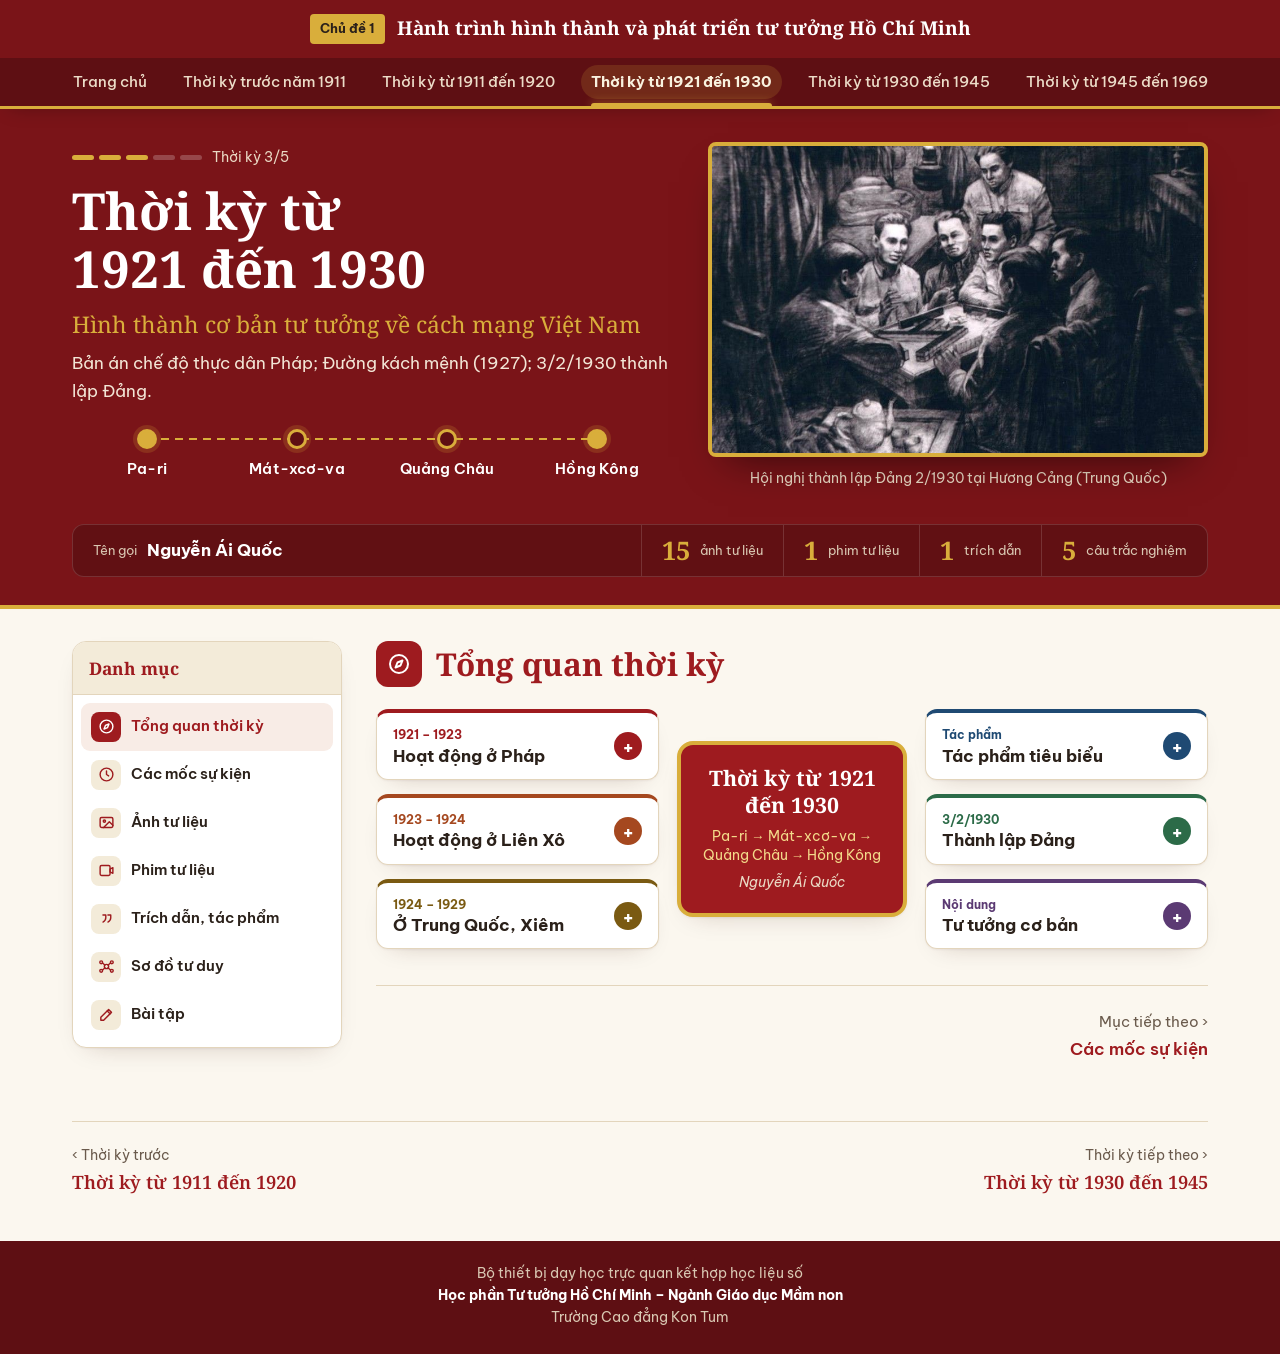
<file: thoi-ky-1921-1930.html>
<!doctype html>
<html lang="vi" class="no-js">
<head>
<meta charset="utf-8">
<meta name="viewport" content="width=device-width, initial-scale=1, viewport-fit=cover">
<title>Thời kỳ từ 1921 đến 1930 – Chủ đề 1: Tư tưởng Hồ Chí Minh</title>
<meta name="description" content="Hình thành cơ bản tư tưởng về cách mạng Việt Nam. Bản án chế độ thực dân Pháp; Đường kách mệnh (1927); 3/2/1930 thành lập Đảng.">
<meta property="og:title" content="Thời kỳ từ 1921 đến 1930 – Chủ đề 1: Tư tưởng Hồ Chí Minh">
<meta property="og:description" content="Hình thành cơ bản tư tưởng về cách mạng Việt Nam. Bản án chế độ thực dân Pháp; Đường kách mệnh (1927); 3/2/1930 thành lập Đảng.">
<meta name="theme-color" content="#7a1418">
<link rel="icon" href="data:image/svg+xml,%3Csvg xmlns='http://www.w3.org/2000/svg' viewBox='0 0 32 32'%3E%3Crect width='32' height='32' rx='6' fill='%237a1418'/%3E%3Cpath d='M16 5l3.2 6.6 7.3 1-5.3 5.1 1.3 7.2L16 21.5l-6.5 3.4 1.3-7.2-5.3-5.1 7.3-1z' fill='%23d9ae3b'/%3E%3C/svg%3E">
<link rel="preconnect" href="https://fonts.googleapis.com">
<link rel="preconnect" href="https://fonts.gstatic.com" crossorigin>
<link href="https://fonts.googleapis.com/css2?family=Be+Vietnam+Pro:wght@400;500;600;700&family=Noto+Serif:ital,wght@0,400;0,500;0,600;0,700;1,400;1,500&family=Caveat:wght@500;700&family=IBM+Plex+Mono:wght@400;500&display=swap" rel="stylesheet">
<link rel="stylesheet" href="assets/css/style.css">
</head>
<body data-slug="tk3" class="">
<a class="vh" href="#main">Bỏ qua, đến nội dung chính</a>
<header class="hdr">
  <div class="wrap top"><a class="logo" href="index.html"><span class="tag">Chủ đề 1</span><span class="t">Hành trình hình thành và phát triển tư tưởng Hồ Chí Minh</span></a></div>
  <nav class="nav" aria-label="Các thời kỳ"><div class="row"><a href="index.html" >Trang chủ</a><a href="thoi-ky-truoc-1911.html" >Thời kỳ trước năm 1911</a><a href="thoi-ky-1911-1920.html" >Thời kỳ từ 1911 đến 1920</a><a href="thoi-ky-1921-1930.html" aria-current=page>Thời kỳ từ 1921 đến 1930</a><a href="thoi-ky-1930-1945.html" >Thời kỳ từ 1930 đến 1945</a><a href="thoi-ky-1945-1969.html" >Thời kỳ từ 1945 đến 1969</a><span class="ind" aria-hidden="true"></span></div></nav>
</header>
<main id="main">

<section class="phero"><div class="wrap">
<div class="grid">
<div>
  <div class="step"><span class="steps"><i class="on"></i><i class="on"></i><i class="on"></i><i class=""></i><i class=""></i></span>Thời kỳ 3/5</div>
  <h1>Thời kỳ từ 1921 đến 1930</h1>
  <p class="theme">Hình thành cơ bản tư tưởng về cách mạng Việt Nam</p>
  <p class="sumtxt">Bản án chế độ thực dân Pháp; Đường kách mệnh (1927); 3/2/1930 thành lập Đảng.</p>
  <div class="track" style="--n:4" aria-label="Lộ trình"><span class="st" style="animation-delay:0.3s"><i></i><b>Pa-ri</b></span><span class="st" style="animation-delay:0.6s"><i></i><b>Mát-xcơ-va</b></span><span class="st" style="animation-delay:0.9s"><i></i><b>Quảng Châu</b></span><span class="st" style="animation-delay:1.2s"><i></i><b>Hồng Kông</b></span></div>
</div>
<figure><div class="frame"><img class="zoomable" src="assets/img/tk3-bia.jpg" alt="Hội nghị thành lập Đảng 2/1930 tại Hương Cảng (Trung Quốc)"></div><figcaption>Hội nghị thành lập Đảng 2/1930 tại Hương Cảng (Trung Quốc)</figcaption></figure>
</div>
<div class="facts">
  <div><small>Tên gọi</small><span class="nm">Nguyễn Ái Quốc</span></div>
  <div><span class="c">15</span><small>ảnh tư liệu</small></div>
  <div><span class="c">1</span><small>phim tư liệu</small></div>
  <div><span class="c">1</span><small>trích dẫn</small></div>
  <div><span class="c">5</span><small>câu trắc nghiệm</small></div>
</div>
</div></section>
<div class="wrap"><div class="layout">
<aside class="toc" id="toc" aria-label="Danh mục thời kỳ từ 1921 đến 1930">
  <div class="toc-h"><b>Danh mục</b></div>
  <ol><li><a class="m" href="#tong-quan" data-p="tong-quan"><span class="ic"><svg viewBox="0 0 24 24" fill="none" stroke="currentColor" stroke-width="2" stroke-linecap="round" stroke-linejoin="round" aria-hidden="true"><circle cx="12" cy="12" r="9"/><path d="M15.5 8.5l-2 5-5 2 2-5z"/></svg></span><span>Tổng quan thời kỳ</span></a></li><li><a class="m" href="#moc-su-kien" data-p="moc-su-kien"><span class="ic"><svg viewBox="0 0 24 24" fill="none" stroke="currentColor" stroke-width="2" stroke-linecap="round" stroke-linejoin="round" aria-hidden="true"><circle cx="12" cy="12" r="9"/><path d="M12 7v5l3 2"/></svg></span><span>Các mốc sự kiện</span></a></li><li><a class="m" href="#anh-tu-lieu" data-p="anh-tu-lieu"><span class="ic"><svg viewBox="0 0 24 24" fill="none" stroke="currentColor" stroke-width="2" stroke-linecap="round" stroke-linejoin="round" aria-hidden="true"><rect x="3" y="5" width="18" height="14" rx="2"/><circle cx="9" cy="10" r="1.6"/><path d="M21 16l-5-5-8 8"/></svg></span><span>Ảnh tư liệu</span></a><ul><li><a href="#anh-1">Hoạt động ở Pháp (1921 – 1923)</a></li><li><a href="#anh-2">Ở Liên Xô (1923 – 1924)</a></li><li><a href="#anh-3">Ở Trung Quốc (1924 – 1927): chuẩn bị về tư tưởng, chính trị và tổ chức</a></li><li><a href="#anh-4">Ở Thái Lan (1928 – 1929)</a></li><li><a href="#anh-5">Thành lập Đảng Cộng sản Việt Nam (3/2/1930)</a></li></ul></li><li><a class="m" href="#phim-tu-lieu" data-p="phim-tu-lieu"><span class="ic"><svg viewBox="0 0 24 24" fill="none" stroke="currentColor" stroke-width="2" stroke-linecap="round" stroke-linejoin="round" aria-hidden="true"><rect x="3" y="5" width="14" height="14" rx="2"/><path d="M17 10l4-2v8l-4-2z"/></svg></span><span>Phim tư liệu</span></a></li><li><a class="m" href="#trich-dan" data-p="trich-dan"><span class="ic"><svg viewBox="0 0 24 24" fill="none" stroke="currentColor" stroke-width="2" stroke-linecap="round" stroke-linejoin="round" aria-hidden="true"><path d="M7 7h4v4c0 3-2 5-4 6M14 7h4v4c0 3-2 5-4 6"/></svg></span><span>Trích dẫn, tác phẩm</span></a><ul><li><a href="#trich-1">01. Hồ Chí Minh, Đường kách mệnh (1927)</a></li></ul></li><li><a class="m" href="#so-do-tu-duy" data-p="so-do-tu-duy"><span class="ic"><svg viewBox="0 0 24 24" fill="none" stroke="currentColor" stroke-width="2" stroke-linecap="round" stroke-linejoin="round" aria-hidden="true"><circle cx="12" cy="12" r="3"/><circle cx="4.5" cy="6" r="2"/><circle cx="19.5" cy="6" r="2"/><circle cx="4.5" cy="18" r="2"/><circle cx="19.5" cy="18" r="2"/><path d="M6.3 7l3.4 3M17.7 7l-3.4 3M6.3 17l3.4-3M17.7 17l-3.4-3"/></svg></span><span>Sơ đồ tư duy</span></a></li><li><a class="m" href="#bai-tap" data-p="bai-tap"><span class="ic"><svg viewBox="0 0 24 24" fill="none" stroke="currentColor" stroke-width="2" stroke-linecap="round" stroke-linejoin="round" aria-hidden="true"><path d="M4 20h4L19 9l-4-4L4 16z"/><path d="M13 7l4 4"/></svg></span><span>Bài tập</span></a></li></ol>
</aside>
<div class="content"><nav class="chips" aria-label="Chọn mục"><a href="#tong-quan" data-p="tong-quan"><span class="ic"><svg viewBox="0 0 24 24" fill="none" stroke="currentColor" stroke-width="2" stroke-linecap="round" stroke-linejoin="round" aria-hidden="true"><circle cx="12" cy="12" r="9"/><path d="M15.5 8.5l-2 5-5 2 2-5z"/></svg></span>Tổng quan thời kỳ</a><a href="#moc-su-kien" data-p="moc-su-kien"><span class="ic"><svg viewBox="0 0 24 24" fill="none" stroke="currentColor" stroke-width="2" stroke-linecap="round" stroke-linejoin="round" aria-hidden="true"><circle cx="12" cy="12" r="9"/><path d="M12 7v5l3 2"/></svg></span>Các mốc sự kiện</a><a href="#anh-tu-lieu" data-p="anh-tu-lieu"><span class="ic"><svg viewBox="0 0 24 24" fill="none" stroke="currentColor" stroke-width="2" stroke-linecap="round" stroke-linejoin="round" aria-hidden="true"><rect x="3" y="5" width="18" height="14" rx="2"/><circle cx="9" cy="10" r="1.6"/><path d="M21 16l-5-5-8 8"/></svg></span>Ảnh tư liệu</a><a href="#phim-tu-lieu" data-p="phim-tu-lieu"><span class="ic"><svg viewBox="0 0 24 24" fill="none" stroke="currentColor" stroke-width="2" stroke-linecap="round" stroke-linejoin="round" aria-hidden="true"><rect x="3" y="5" width="14" height="14" rx="2"/><path d="M17 10l4-2v8l-4-2z"/></svg></span>Phim tư liệu</a><a href="#trich-dan" data-p="trich-dan"><span class="ic"><svg viewBox="0 0 24 24" fill="none" stroke="currentColor" stroke-width="2" stroke-linecap="round" stroke-linejoin="round" aria-hidden="true"><path d="M7 7h4v4c0 3-2 5-4 6M14 7h4v4c0 3-2 5-4 6"/></svg></span>Trích dẫn, tác phẩm</a><a href="#so-do-tu-duy" data-p="so-do-tu-duy"><span class="ic"><svg viewBox="0 0 24 24" fill="none" stroke="currentColor" stroke-width="2" stroke-linecap="round" stroke-linejoin="round" aria-hidden="true"><circle cx="12" cy="12" r="3"/><circle cx="4.5" cy="6" r="2"/><circle cx="19.5" cy="6" r="2"/><circle cx="4.5" cy="18" r="2"/><circle cx="19.5" cy="18" r="2"/><path d="M6.3 7l3.4 3M17.7 7l-3.4 3M6.3 17l3.4-3M17.7 17l-3.4-3"/></svg></span>Sơ đồ tư duy</a><a href="#bai-tap" data-p="bai-tap"><span class="ic"><svg viewBox="0 0 24 24" fill="none" stroke="currentColor" stroke-width="2" stroke-linecap="round" stroke-linejoin="round" aria-hidden="true"><path d="M4 20h4L19 9l-4-4L4 16z"/><path d="M13 7l4 4"/></svg></span>Bài tập</a></nav><section class="panel" id="tong-quan" aria-labelledby="h-tong-quan">
<div class="ph2"><span class="ic"><svg viewBox="0 0 24 24" fill="none" stroke="currentColor" stroke-width="2" stroke-linecap="round" stroke-linejoin="round" aria-hidden="true"><circle cx="12" cy="12" r="9"/><path d="M15.5 8.5l-2 5-5 2 2-5z"/></svg></span><div><h2 id="h-tong-quan">Tổng quan thời kỳ</h2></div></div>
<div class="mind"><div class="col"><div class="br" style="--c:#9e1b1f" data-reveal><button type="button" aria-expanded="false"><span class="lbl"><small>1921 – 1923</small><b>Hoạt động ở Pháp</b></span><span class="pm" aria-hidden="true">+</span></button><ul><li><b>1921:</b> tham gia sáng lập Hội Liên hiệp thuộc địa</li><li><b>1922:</b> sáng lập báo Le Paria (Người cùng khổ)</li><li>Viết nhiều bài tố cáo chủ nghĩa thực dân</li></ul></div><div class="br" style="--c:#a5481f" data-reveal><button type="button" aria-expanded="false"><span class="lbl"><small>1923 – 1924</small><b>Hoạt động ở Liên Xô</b></span><span class="pm" aria-hidden="true">+</span></button><ul><li><b>6/1923:</b> đến Mát-xcơ-va, làm việc ở Quốc tế Cộng sản</li><li><b>10/1923:</b> được bầu vào Ban Chấp hành Quốc tế Nông dân</li><li><b>1924:</b> dự Đại hội V Quốc tế Cộng sản</li></ul></div><div class="br" style="--c:#7a5a12" data-reveal><button type="button" aria-expanded="false"><span class="lbl"><small>1924 – 1929</small><b>Ở Trung Quốc, Xiêm</b></span><span class="pm" aria-hidden="true">+</span></button><ul><li><b>11/1924:</b> đến Quảng Châu (Trung Quốc)</li><li><b>6/1925:</b> lập Hội Việt Nam Cách mạng Thanh niên</li><li><b>21/6/1925:</b> ra báo Thanh niên</li><li><b>1928 – 1929:</b> hoạt động trong Việt kiều ở Xiêm</li></ul></div></div><div class="core"><b>Thời kỳ từ 1921 đến 1930</b><small>Pa-ri → Mát-xcơ-va → Quảng Châu → Hồng Kông</small><em>Nguyễn Ái Quốc</em></div><div class="col"><div class="br" style="--c:#1f4a73" data-reveal><button type="button" aria-expanded="false"><span class="lbl"><small>Tác phẩm</small><b>Tác phẩm tiêu biểu</b></span><span class="pm" aria-hidden="true">+</span></button><ul><li><b>1925:</b> xuất bản Bản án chế độ thực dân Pháp</li><li><b>1927:</b> xuất bản Đường kách mệnh</li><li>Các bài viết trên báo Người cùng khổ, Thanh niên</li></ul></div><div class="br" style="--c:#2c6b48" data-reveal><button type="button" aria-expanded="false"><span class="lbl"><small>3/2/1930</small><b>Thành lập Đảng</b></span><span class="pm" aria-hidden="true">+</span></button><ul><li><b>3/2/1930:</b> chủ trì Hội nghị thành lập Đảng tại Cửu Long (Hương Cảng)</li><li>Thông qua Chánh cương vắn tắt, Sách lược vắn tắt</li><li>Cương lĩnh chính trị đầu tiên của Đảng</li></ul></div><div class="br" style="--c:#5b3a73" data-reveal><button type="button" aria-expanded="false"><span class="lbl"><small>Nội dung</small><b>Tư tưởng cơ bản</b></span><span class="pm" aria-hidden="true">+</span></button><ul><li>Giải phóng dân tộc theo con đường cách mạng vô sản</li><li>Cách mạng thuộc địa có thể thắng lợi trước cách mạng ở chính quốc</li><li>Cách mạng là sự nghiệp của quần chúng, do Đảng lãnh đạo</li></ul></div></div></div>
<div class="pnav"><button type="button" class="nx" data-go="moc-su-kien">Mục tiếp theo ›<b>Các mốc sự kiện</b></button></div>
</section><section class="panel" id="moc-su-kien" aria-labelledby="h-moc-su-kien">
<div class="ph2"><span class="ic"><svg viewBox="0 0 24 24" fill="none" stroke="currentColor" stroke-width="2" stroke-linecap="round" stroke-linejoin="round" aria-hidden="true"><circle cx="12" cy="12" r="9"/><path d="M12 7v5l3 2"/></svg></span><div><h2 id="h-moc-su-kien">Các mốc sự kiện</h2></div></div>
<ol class="tline"><li data-reveal><div class="card"><time>1921</time><p>tham gia sáng lập Hội Liên hiệp thuộc địa</p></div></li><li data-reveal><div class="card"><time>1922</time><p>sáng lập báo Le Paria (Người cùng khổ)</p></div></li><li data-reveal><div class="card"><time>6/1923</time><p>đến Mát-xcơ-va, làm việc ở Quốc tế Cộng sản</p></div></li><li data-reveal><div class="card"><time>10/1923</time><p>được bầu vào Ban Chấp hành Quốc tế Nông dân</p></div></li><li data-reveal><div class="card"><time>1924</time><p>dự Đại hội V Quốc tế Cộng sản</p></div></li><li data-reveal><div class="card"><time>11/1924</time><p>đến Quảng Châu (Trung Quốc)</p></div></li><li data-reveal><div class="card"><time>1925</time><p>xuất bản Bản án chế độ thực dân Pháp</p></div></li><li data-reveal><div class="card"><time>6/1925</time><p>lập Hội Việt Nam Cách mạng Thanh niên</p></div></li><li data-reveal><div class="card"><time>21/6/1925</time><p>ra báo Thanh niên</p></div></li><li data-reveal><div class="card"><time>1927</time><p>xuất bản Đường kách mệnh</p></div></li><li data-reveal><div class="card"><time>1928 – 1929</time><p>hoạt động trong Việt kiều ở Xiêm</p></div></li><li data-reveal><div class="card"><time>3/2/1930</time><p>chủ trì Hội nghị thành lập Đảng tại Cửu Long (Hương Cảng)</p></div></li></ol>
<div class="pnav"><button type="button" data-go="tong-quan">‹ Mục trước<b>Tổng quan thời kỳ</b></button><button type="button" class="nx" data-go="anh-tu-lieu">Mục tiếp theo ›<b>Ảnh tư liệu</b></button></div>
</section><section class="panel" id="anh-tu-lieu" aria-labelledby="h-anh-tu-lieu">
<div class="ph2"><span class="ic"><svg viewBox="0 0 24 24" fill="none" stroke="currentColor" stroke-width="2" stroke-linecap="round" stroke-linejoin="round" aria-hidden="true"><rect x="3" y="5" width="18" height="14" rx="2"/><circle cx="9" cy="10" r="1.6"/><path d="M21 16l-5-5-8 8"/></svg></span><div><h2 id="h-anh-tu-lieu">Ảnh tư liệu</h2></div></div>
<div class="album">
<section>
<div data-reveal class="group" style="margin-top:0"><div class="ghead" id="anh-1"><div class="num">1</div><h3>Hoạt động ở Pháp (1921 – 1923)</h3></div><div class="grid2"><figure><img src="assets/img/tk3/anh-01.jpg" alt="Công nhân lao động trong nhà máy" loading="lazy"><figcaption><b>Người lao động ở chính quốc</b>Giai cấp vô sản ở các nước tư bản cũng bị bóc lột nặng nề.</figcaption></figure><figure><img src="assets/img/tk3/anh-02.jpg" alt="Người nông dân thuộc địa kéo cày thay trâu" loading="lazy"><figcaption><b>Người dân ở thuộc địa</b>Người nông dân phải kéo cày thay trâu – nỗi khổ của người dân mất nước dưới ách thực dân.</figcaption></figure></div><div class="note"><b>Hình ảnh “con đỉa hai vòi”:</b> Người ví chủ nghĩa tư bản như con đỉa, một vòi bám vào giai cấp vô sản ở chính quốc, một vòi bám vào nhân dân thuộc địa. Muốn tiêu diệt nó phải đồng thời cắt cả hai vòi, tức là phải gắn cách mạng ở chính quốc với cách mạng ở thuộc địa. Thời gian này, Người tham gia sáng lập Hội Liên hiệp thuộc địa (1921) và ra báo Người cùng khổ (Le Paria, 1922).</div></div>
<div data-reveal class="group"><div class="ghead" id="anh-2"><div class="num">2</div><h3>Ở Liên Xô (1923 – 1924)</h3></div><figure class="fig-narrow"><img src="assets/img/tk3/anh-03.jpg" alt="Nguyễn Ái Quốc với các đại biểu Đại hội V Quốc tế Cộng sản" loading="lazy"><figcaption><b>Nguyễn Ái Quốc với một số đại biểu dự Đại hội V Quốc tế Cộng sản (7/1924)</b>Tại Đại hội, Người bảo vệ và phát triển quan điểm của Lênin về vấn đề dân tộc và thuộc địa.</figcaption></figure><div class="note"><b>Luận điểm sáng tạo:</b> cách mạng giải phóng dân tộc ở thuộc địa có thể nổ ra và giành thắng lợi trước cách mạng vô sản ở chính quốc.</div></div>
<div data-reveal class="group"><div class="ghead" id="anh-3"><div class="num">3</div><h3>Ở Trung Quốc (1924 – 1927): chuẩn bị về tư tưởng, chính trị và tổ chức</h3></div><figure class="fig-narrow"><img src="assets/img/tk3/anh-04.jpg" alt="Tranh Nguyễn Ái Quốc giảng bài tại lớp huấn luyện ở Quảng Châu" loading="lazy"><figcaption><b>Lớp huấn luyện cán bộ tại Quảng Châu</b>Nguyễn Ái Quốc trực tiếp giảng dạy, đào tạo cán bộ cho cách mạng Việt Nam (tranh minh họa).</figcaption></figure><div class="gap"></div><div class="grid2"><figure><img src="assets/img/tk3/anh-05.jpg" alt="Ngôi nhà số 13/1 đường Văn Minh, Quảng Châu" loading="lazy"><figcaption><b>Ngôi nhà số 13/1 đường Văn Minh, Quảng Châu</b>Trụ sở Hội Việt Nam Cách mạng Thanh niên, nơi Người mở các lớp huấn luyện cán bộ (1925 – 1927); nay là số 248 – 250 đường Văn Minh.</figcaption></figure><figure><img src="assets/img/tk3/anh-06.jpg" alt="Bìa tác phẩm Đường kách mệnh" loading="lazy"><figcaption><b>Tác phẩm Đường kách mệnh (1927)</b>Tập hợp các bài giảng của Người tại lớp huấn luyện, trình bày những vấn đề cơ bản của cách mạng Việt Nam.</figcaption></figure></div><div class="gap"></div><div class="note"><b>Hội Việt Nam Cách mạng Thanh niên (6/1925):</b> Do Nguyễn Ái Quốc thành lập tại Quảng Châu, xuất bản báo Thanh niên – tổ chức chuẩn bị trực tiếp về tư tưởng, chính trị và tổ chức cho sự ra đời của Đảng.</div><div class="plabel">Những đồng chí đứng đầu Tổng bộ đầu tiên của Hội Việt Nam Cách mạng Thanh niên</div><div class="people"><div class="person"><img src="assets/img/tk3/anh-07.jpg" alt="Chân dung Nguyễn Ái Quốc"><b>Nguyễn Ái Quốc</b><small>1890 – 1969</small><p>Người sáng lập Hội.</p></div><div class="person"><img src="assets/img/tk3/anh-08.jpg" alt="Chân dung Lê Hồng Sơn"><b>Lê Hồng Sơn</b><small>1899 – 1933</small><p>Thành viên Tổng bộ.</p></div><div class="person"><img src="assets/img/tk3/anh-09.jpg" alt="Chân dung Hồ Tùng Mậu"><b>Hồ Tùng Mậu</b><small>1896 – 1951</small><p>Thành viên Tổng bộ.</p></div></div></div>
<div data-reveal class="group"><div class="ghead" id="anh-4"><div class="num">4</div><h3>Ở Thái Lan (1928 – 1929)</h3></div><figure class="fig-narrow"><img src="assets/img/tk3/anh-10.jpg" alt="Nhà hợp tác ở Nakhon Phanom, Thái Lan" loading="lazy"><figcaption><b>Nhà hợp tác ở Nakhon Phanom, Thái Lan</b>Một trong những nơi Nguyễn Ái Quốc ở và vận động phong trào Việt kiều yêu nước (1928 – 1929).</figcaption></figure></div>
<div data-reveal class="group"><div class="ghead" id="anh-5"><div class="num">5</div><h3>Thành lập Đảng Cộng sản Việt Nam (3/2/1930)</h3></div><figure><img src="assets/img/tk3/anh-11.jpg" alt="Tranh Hội nghị thành lập Đảng" loading="lazy"><figcaption><b>Hội nghị hợp nhất các tổ chức cộng sản</b>Họp tại Cửu Long (Hương Cảng, Trung Quốc) đầu năm 1930, do Nguyễn Ái Quốc chủ trì, thành lập Đảng Cộng sản Việt Nam (tranh minh họa).</figcaption></figure><div class="plabel">Đại biểu các tổ chức cộng sản dự Hội nghị thành lập Đảng</div><div class="people"><div class="person"><img src="assets/img/tk3/anh-12.jpg" alt="Chân dung Trịnh Đình Cửu"><b>Trịnh Đình Cửu</b><small>1906 – 1990</small><p>Đông Dương Cộng sản đảng.</p></div><div class="person"><img src="assets/img/tk3/anh-13.jpg" alt="Chân dung Nguyễn Đức Cảnh"><b>Nguyễn Đức Cảnh</b><small>1908 – 1932</small><p>Đông Dương Cộng sản đảng.</p></div><div class="person"><img src="assets/img/tk3/anh-14.jpg" alt="Chân dung Châu Văn Liêm"><b>Châu Văn Liêm</b><small>1902 – 1930</small><p>An Nam Cộng sản đảng.</p></div><div class="person"><img src="assets/img/tk3/anh-15.jpg" alt="Chân dung Nguyễn Thiệu"><b>Nguyễn Thiệu</b><small>1903 – 1989</small><p>An Nam Cộng sản đảng.</p></div></div><div class="note"><b>Cương lĩnh chính trị đầu tiên:</b> Chính cương vắn tắt, Sách lược vắn tắt do Nguyễn Ái Quốc soạn thảo, được Hội nghị thông qua.</div></div>
</section>
</div>
<div class="pnav"><button type="button" data-go="moc-su-kien">‹ Mục trước<b>Các mốc sự kiện</b></button><button type="button" class="nx" data-go="phim-tu-lieu">Mục tiếp theo ›<b>Phim tư liệu</b></button></div>
</section><section class="panel" id="phim-tu-lieu" aria-labelledby="h-phim-tu-lieu">
<div class="ph2"><span class="ic"><svg viewBox="0 0 24 24" fill="none" stroke="currentColor" stroke-width="2" stroke-linecap="round" stroke-linejoin="round" aria-hidden="true"><rect x="3" y="5" width="14" height="14" rx="2"/><path d="M17 10l4-2v8l-4-2z"/></svg></span><div><h2 id="h-phim-tu-lieu">Phim tư liệu</h2></div></div>
<div class="films" data-n="3"><div class="film"><div class="play" aria-hidden="true"></div><b>Phim tư liệu đang được cập nhật</b></div></div>
<div class="pnav"><button type="button" data-go="anh-tu-lieu">‹ Mục trước<b>Ảnh tư liệu</b></button><button type="button" class="nx" data-go="trich-dan">Mục tiếp theo ›<b>Trích dẫn, tác phẩm</b></button></div>
</section><section class="panel" id="trich-dan" aria-labelledby="h-trich-dan">
<div class="ph2"><span class="ic"><svg viewBox="0 0 24 24" fill="none" stroke="currentColor" stroke-width="2" stroke-linecap="round" stroke-linejoin="round" aria-hidden="true"><path d="M7 7h4v4c0 3-2 5-4 6M14 7h4v4c0 3-2 5-4 6"/></svg></span><div><h2 id="h-trich-dan">Trích dẫn, tác phẩm</h2></div></div>
<div class="qview" role="tablist" aria-label="Cách trình bày"><button type="button" role="tab" data-v="board" aria-selected="true">Bảng ghim</button><button type="button" role="tab" data-v="list" aria-selected="false">Danh sách</button></div>
<div class="cboard" data-n="3"><script type="application/json" class="cbdata">{"period": "Thời kỳ từ 1921 đến 1930", "qpics": {"trich-1": {"src": "assets/img/tk3/anh-06.jpg", "cap": "Tác phẩm Đường kách mệnh (1927)"}}, "grid": null, "order": [], "items": [{"no": "01", "id": "trich-1", "title": "Đường kách mệnh", "ctx": "", "quote": "Bây giờ học thuyết nhiều, chủ nghĩa nhiều, nhưng chủ nghĩa chân chính nhất, chắc chắn nhất, cách mệnh nhất là chủ nghĩa Lênin.", "who": "Hồ Chí Minh, Đường kách mệnh", "when": "1927", "src": "", "kicker": ""}], "links": [], "flow": []}</script>
<div class="cb-top"><span class="cb-plate">Trích dẫn · Thời kỳ từ 1921 đến 1930</span><div class="cb-ctrl"><div class="cb-tools" role="toolbar" aria-label="Phóng to, thu nhỏ bảng"><button type="button" class="bz-o" aria-label="Thu nhỏ">−</button><button type="button" class="bz-r" aria-label="Vừa khung">100%</button><button type="button" class="bz-i" aria-label="Phóng to">+</button></div><button type="button" class="cb-fs" aria-label="Toàn màn hình">⤢ Toàn màn hình</button></div></div>
<div class="cb-wrap"><div class="cb-scroll"><div class="cb-canvas"></div></div></div>
<div class="cb-foot">Bấm vào trích dẫn hoặc ảnh để phóng to</div>
<div class="cb-zoom" hidden><div class="cb-zbox"></div></div></div><div class="qlist" hidden><article class="tq" id="trich-1" data-reveal>
<div class="tq-h"><span class="tq-n">01</span><span class="tq-d">1927</span></div>

<div class="tq-card"><span class="tq-mark" aria-hidden="true">“</span><blockquote>Bây giờ học thuyết nhiều, chủ nghĩa nhiều, nhưng chủ nghĩa chân chính nhất, chắc chắn nhất, cách mệnh nhất là chủ nghĩa Lênin.</blockquote>
<footer><div class="tq-who"><b>Hồ Chí Minh, Đường kách mệnh</b></div></footer></div></article></div>
<div class="pnav"><button type="button" data-go="phim-tu-lieu">‹ Mục trước<b>Phim tư liệu</b></button><button type="button" class="nx" data-go="so-do-tu-duy">Mục tiếp theo ›<b>Sơ đồ tư duy</b></button></div>
</section><section class="panel" id="so-do-tu-duy" aria-labelledby="h-so-do-tu-duy">
<div class="ph2"><span class="ic"><svg viewBox="0 0 24 24" fill="none" stroke="currentColor" stroke-width="2" stroke-linecap="round" stroke-linejoin="round" aria-hidden="true"><circle cx="12" cy="12" r="3"/><circle cx="4.5" cy="6" r="2"/><circle cx="19.5" cy="6" r="2"/><circle cx="4.5" cy="18" r="2"/><circle cx="19.5" cy="18" r="2"/><path d="M6.3 7l3.4 3M17.7 7l-3.4 3M6.3 17l3.4-3M17.7 17l-3.4-3"/></svg></span><div><h2 id="h-so-do-tu-duy">Sơ đồ tư duy</h2></div></div>
<div class="viewer"><div class="bar"><span class="ttl">Sơ đồ tư duy thời kỳ từ 1921 đến 1930</span>
<button type="button" class="zout" aria-label="Thu nhỏ">−</button><span class="zv" style="min-width:44px;text-align:center;font-size:.82rem">100%</span><button type="button" class="zin" aria-label="Phóng to">+</button>
<button type="button" class="fs">Toàn màn hình</button><a href="assets/tai-lieu/so-do-tk3.pdf" download>Tải PDF</a></div>
<div class="stage"><img src="assets/sodo/so-do-tk3.jpg" alt="Sơ đồ tư duy thời kỳ từ 1921 đến 1930" draggable="false"></div></div>
<div class="pnav"><button type="button" data-go="trich-dan">‹ Mục trước<b>Trích dẫn, tác phẩm</b></button><button type="button" class="nx" data-go="bai-tap">Mục tiếp theo ›<b>Bài tập</b></button></div>
</section><section class="panel" id="bai-tap" aria-labelledby="h-bai-tap">
<div class="ph2"><span class="ic"><svg viewBox="0 0 24 24" fill="none" stroke="currentColor" stroke-width="2" stroke-linecap="round" stroke-linejoin="round" aria-hidden="true"><path d="M4 20h4L19 9l-4-4L4 16z"/><path d="M13 7l4 4"/></svg></span><div><h2 id="h-bai-tap">Bài tập</h2></div></div>
<div class="quiz" data-set="tk3"></div>
<div class="pnav"><button type="button" data-go="so-do-tu-duy">‹ Mục trước<b>Sơ đồ tư duy</b></button></div>
</section></div>
</div><nav class="pp" aria-label="Chuyển thời kỳ"><a class="prv" href="thoi-ky-1911-1920.html">‹ Thời kỳ trước<b>Thời kỳ từ 1911 đến 1920</b></a><a class="nxt" href="thoi-ky-1930-1945.html">Thời kỳ tiếp theo ›<b>Thời kỳ từ 1930 đến 1945</b></a></nav></div>
<div class="sheet-bg"></div>
<button class="fab" type="button" aria-controls="toc" aria-expanded="false"><svg viewBox="0 0 24 24" fill="none" stroke="currentColor" stroke-width="2.2" stroke-linecap="round"><path d="M4 7h16M4 12h16M4 17h16"/></svg>Danh mục</button>
</main>
<footer class="foot"><div class="wrap">Bộ thiết bị dạy học trực quan kết hợp học liệu số<br><b>Học phần Tư tưởng Hồ Chí Minh – Ngành Giáo dục Mầm non</b><br>Trường Cao đẳng Kon Tum</div></footer>
<button class="totop" type="button" aria-label="Lên đầu trang">↑</button>
<div class="lb" id="lb" role="dialog" aria-modal="true" aria-label="Xem ảnh lớn"><button class="x" type="button" aria-label="Đóng">✕</button><button class="pv" type="button" aria-label="Ảnh trước">‹</button><div class="lbstage"><img alt=""></div><p></p><span class="cnt"></span><span class="lbhint">Bấm vào ảnh để phóng to / thu nhỏ</span><button class="nx" type="button" aria-label="Ảnh sau">›</button></div>
<script src="assets/js/data.js"></script>
<script src="assets/js/app.js"></script>
</body>
</html>
</file>
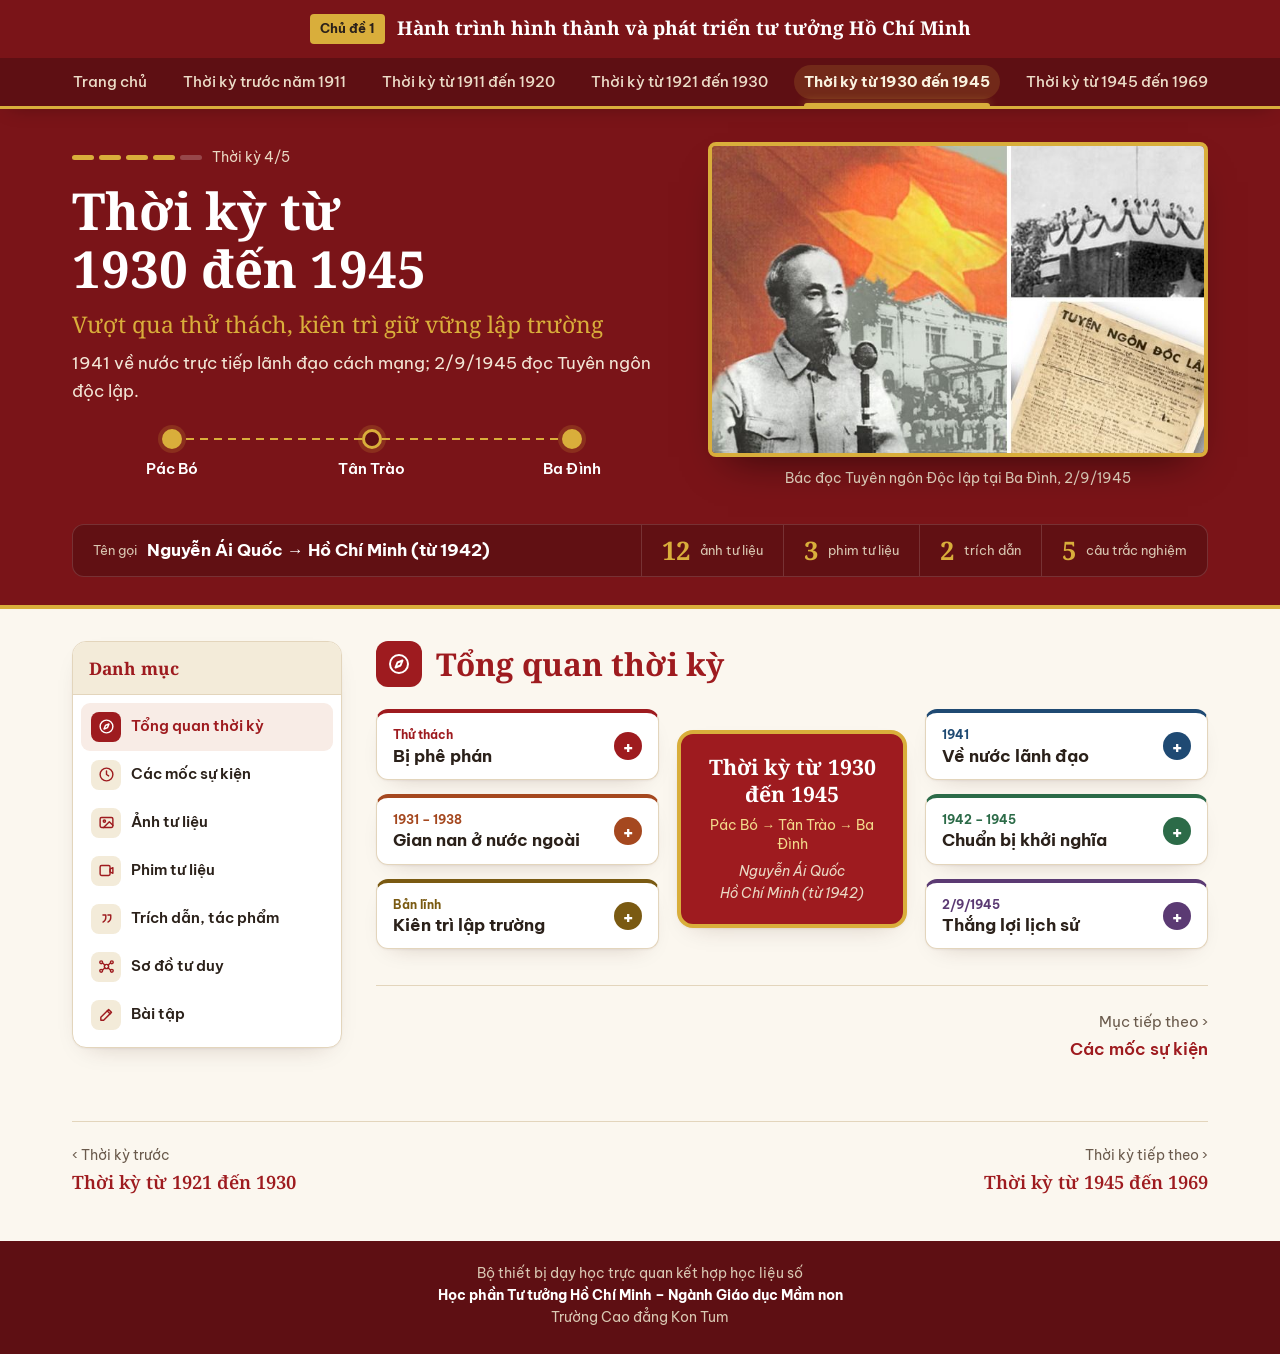
<file: thoi-ky-1930-1945.html>
<!doctype html>
<html lang="vi" class="no-js">
<head>
<meta charset="utf-8">
<meta name="viewport" content="width=device-width, initial-scale=1, viewport-fit=cover">
<title>Thời kỳ từ 1930 đến 1945 – Chủ đề 1: Tư tưởng Hồ Chí Minh</title>
<meta name="description" content="Vượt qua thử thách, kiên trì giữ vững lập trường. 1941 về nước trực tiếp lãnh đạo cách mạng; 2/9/1945 đọc Tuyên ngôn độc lập.">
<meta property="og:title" content="Thời kỳ từ 1930 đến 1945 – Chủ đề 1: Tư tưởng Hồ Chí Minh">
<meta property="og:description" content="Vượt qua thử thách, kiên trì giữ vững lập trường. 1941 về nước trực tiếp lãnh đạo cách mạng; 2/9/1945 đọc Tuyên ngôn độc lập.">
<meta name="theme-color" content="#7a1418">
<link rel="icon" href="data:image/svg+xml,%3Csvg xmlns='http://www.w3.org/2000/svg' viewBox='0 0 32 32'%3E%3Crect width='32' height='32' rx='6' fill='%237a1418'/%3E%3Cpath d='M16 5l3.2 6.6 7.3 1-5.3 5.1 1.3 7.2L16 21.5l-6.5 3.4 1.3-7.2-5.3-5.1 7.3-1z' fill='%23d9ae3b'/%3E%3C/svg%3E">
<link rel="preconnect" href="https://fonts.googleapis.com">
<link rel="preconnect" href="https://fonts.gstatic.com" crossorigin>
<link href="https://fonts.googleapis.com/css2?family=Be+Vietnam+Pro:wght@400;500;600;700&family=Noto+Serif:ital,wght@0,400;0,500;0,600;0,700;1,400;1,500&family=Caveat:wght@500;700&family=IBM+Plex+Mono:wght@400;500&display=swap" rel="stylesheet">
<link rel="stylesheet" href="assets/css/style.css">
</head>
<body data-slug="tk4" class="">
<a class="vh" href="#main">Bỏ qua, đến nội dung chính</a>
<header class="hdr">
  <div class="wrap top"><a class="logo" href="index.html"><span class="tag">Chủ đề 1</span><span class="t">Hành trình hình thành và phát triển tư tưởng Hồ Chí Minh</span></a></div>
  <nav class="nav" aria-label="Các thời kỳ"><div class="row"><a href="index.html" >Trang chủ</a><a href="thoi-ky-truoc-1911.html" >Thời kỳ trước năm 1911</a><a href="thoi-ky-1911-1920.html" >Thời kỳ từ 1911 đến 1920</a><a href="thoi-ky-1921-1930.html" >Thời kỳ từ 1921 đến 1930</a><a href="thoi-ky-1930-1945.html" aria-current=page>Thời kỳ từ 1930 đến 1945</a><a href="thoi-ky-1945-1969.html" >Thời kỳ từ 1945 đến 1969</a><span class="ind" aria-hidden="true"></span></div></nav>
</header>
<main id="main">

<section class="phero"><div class="wrap">
<div class="grid">
<div>
  <div class="step"><span class="steps"><i class="on"></i><i class="on"></i><i class="on"></i><i class="on"></i><i class=""></i></span>Thời kỳ 4/5</div>
  <h1>Thời kỳ từ 1930 đến 1945</h1>
  <p class="theme">Vượt qua thử thách, kiên trì giữ vững lập trường</p>
  <p class="sumtxt">1941 về nước trực tiếp lãnh đạo cách mạng; 2/9/1945 đọc Tuyên ngôn độc lập.</p>
  <div class="track" style="--n:3" aria-label="Lộ trình"><span class="st" style="animation-delay:0.3s"><i></i><b>Pác Bó</b></span><span class="st" style="animation-delay:0.6s"><i></i><b>Tân Trào</b></span><span class="st" style="animation-delay:0.9s"><i></i><b>Ba Đình</b></span></div>
</div>
<figure><div class="frame"><img class="zoomable" src="assets/img/tk4-bia.jpg" alt="Bác đọc Tuyên ngôn Độc lập tại Ba Đình, 2/9/1945"></div><figcaption>Bác đọc Tuyên ngôn Độc lập tại Ba Đình, 2/9/1945</figcaption></figure>
</div>
<div class="facts">
  <div><small>Tên gọi</small><span class="nm">Nguyễn Ái Quốc → Hồ Chí Minh (từ 1942)</span></div>
  <div><span class="c">12</span><small>ảnh tư liệu</small></div>
  <div><span class="c">3</span><small>phim tư liệu</small></div>
  <div><span class="c">2</span><small>trích dẫn</small></div>
  <div><span class="c">5</span><small>câu trắc nghiệm</small></div>
</div>
</div></section>
<div class="wrap"><div class="layout">
<aside class="toc" id="toc" aria-label="Danh mục thời kỳ từ 1930 đến 1945">
  <div class="toc-h"><b>Danh mục</b></div>
  <ol><li><a class="m" href="#tong-quan" data-p="tong-quan"><span class="ic"><svg viewBox="0 0 24 24" fill="none" stroke="currentColor" stroke-width="2" stroke-linecap="round" stroke-linejoin="round" aria-hidden="true"><circle cx="12" cy="12" r="9"/><path d="M15.5 8.5l-2 5-5 2 2-5z"/></svg></span><span>Tổng quan thời kỳ</span></a></li><li><a class="m" href="#moc-su-kien" data-p="moc-su-kien"><span class="ic"><svg viewBox="0 0 24 24" fill="none" stroke="currentColor" stroke-width="2" stroke-linecap="round" stroke-linejoin="round" aria-hidden="true"><circle cx="12" cy="12" r="9"/><path d="M12 7v5l3 2"/></svg></span><span>Các mốc sự kiện</span></a></li><li><a class="m" href="#anh-tu-lieu" data-p="anh-tu-lieu"><span class="ic"><svg viewBox="0 0 24 24" fill="none" stroke="currentColor" stroke-width="2" stroke-linecap="round" stroke-linejoin="round" aria-hidden="true"><rect x="3" y="5" width="18" height="14" rx="2"/><circle cx="9" cy="10" r="1.6"/><path d="M21 16l-5-5-8 8"/></svg></span><span>Ảnh tư liệu</span></a><ul><li><a href="#anh-1">Những năm tháng thử thách (1931 – 1943)</a></li><li><a href="#anh-2">Trở về Tổ quốc (1941)</a></li><li><a href="#anh-3">Tổng khởi nghĩa (8/1945)</a></li><li><a href="#anh-4">Ngày độc lập (2/9/1945)</a></li></ul></li><li><a class="m" href="#phim-tu-lieu" data-p="phim-tu-lieu"><span class="ic"><svg viewBox="0 0 24 24" fill="none" stroke="currentColor" stroke-width="2" stroke-linecap="round" stroke-linejoin="round" aria-hidden="true"><rect x="3" y="5" width="14" height="14" rx="2"/><path d="M17 10l4-2v8l-4-2z"/></svg></span><span>Phim tư liệu</span></a></li><li><a class="m" href="#trich-dan" data-p="trich-dan"><span class="ic"><svg viewBox="0 0 24 24" fill="none" stroke="currentColor" stroke-width="2" stroke-linecap="round" stroke-linejoin="round" aria-hidden="true"><path d="M7 7h4v4c0 3-2 5-4 6M14 7h4v4c0 3-2 5-4 6"/></svg></span><span>Trích dẫn, tác phẩm</span></a><ul><li><a href="#trich-1">01. Hồ Chí Minh, Thư kêu gọi Tổng khởi nghĩa, 8/1945</a></li><li><a href="#trich-2">02. Hồ Chí Minh, Tuyên ngôn độc lập, 2/9/1945</a></li></ul></li><li><a class="m" href="#so-do-tu-duy" data-p="so-do-tu-duy"><span class="ic"><svg viewBox="0 0 24 24" fill="none" stroke="currentColor" stroke-width="2" stroke-linecap="round" stroke-linejoin="round" aria-hidden="true"><circle cx="12" cy="12" r="3"/><circle cx="4.5" cy="6" r="2"/><circle cx="19.5" cy="6" r="2"/><circle cx="4.5" cy="18" r="2"/><circle cx="19.5" cy="18" r="2"/><path d="M6.3 7l3.4 3M17.7 7l-3.4 3M6.3 17l3.4-3M17.7 17l-3.4-3"/></svg></span><span>Sơ đồ tư duy</span></a></li><li><a class="m" href="#bai-tap" data-p="bai-tap"><span class="ic"><svg viewBox="0 0 24 24" fill="none" stroke="currentColor" stroke-width="2" stroke-linecap="round" stroke-linejoin="round" aria-hidden="true"><path d="M4 20h4L19 9l-4-4L4 16z"/><path d="M13 7l4 4"/></svg></span><span>Bài tập</span></a></li></ol>
</aside>
<div class="content"><nav class="chips" aria-label="Chọn mục"><a href="#tong-quan" data-p="tong-quan"><span class="ic"><svg viewBox="0 0 24 24" fill="none" stroke="currentColor" stroke-width="2" stroke-linecap="round" stroke-linejoin="round" aria-hidden="true"><circle cx="12" cy="12" r="9"/><path d="M15.5 8.5l-2 5-5 2 2-5z"/></svg></span>Tổng quan thời kỳ</a><a href="#moc-su-kien" data-p="moc-su-kien"><span class="ic"><svg viewBox="0 0 24 24" fill="none" stroke="currentColor" stroke-width="2" stroke-linecap="round" stroke-linejoin="round" aria-hidden="true"><circle cx="12" cy="12" r="9"/><path d="M12 7v5l3 2"/></svg></span>Các mốc sự kiện</a><a href="#anh-tu-lieu" data-p="anh-tu-lieu"><span class="ic"><svg viewBox="0 0 24 24" fill="none" stroke="currentColor" stroke-width="2" stroke-linecap="round" stroke-linejoin="round" aria-hidden="true"><rect x="3" y="5" width="18" height="14" rx="2"/><circle cx="9" cy="10" r="1.6"/><path d="M21 16l-5-5-8 8"/></svg></span>Ảnh tư liệu</a><a href="#phim-tu-lieu" data-p="phim-tu-lieu"><span class="ic"><svg viewBox="0 0 24 24" fill="none" stroke="currentColor" stroke-width="2" stroke-linecap="round" stroke-linejoin="round" aria-hidden="true"><rect x="3" y="5" width="14" height="14" rx="2"/><path d="M17 10l4-2v8l-4-2z"/></svg></span>Phim tư liệu</a><a href="#trich-dan" data-p="trich-dan"><span class="ic"><svg viewBox="0 0 24 24" fill="none" stroke="currentColor" stroke-width="2" stroke-linecap="round" stroke-linejoin="round" aria-hidden="true"><path d="M7 7h4v4c0 3-2 5-4 6M14 7h4v4c0 3-2 5-4 6"/></svg></span>Trích dẫn, tác phẩm</a><a href="#so-do-tu-duy" data-p="so-do-tu-duy"><span class="ic"><svg viewBox="0 0 24 24" fill="none" stroke="currentColor" stroke-width="2" stroke-linecap="round" stroke-linejoin="round" aria-hidden="true"><circle cx="12" cy="12" r="3"/><circle cx="4.5" cy="6" r="2"/><circle cx="19.5" cy="6" r="2"/><circle cx="4.5" cy="18" r="2"/><circle cx="19.5" cy="18" r="2"/><path d="M6.3 7l3.4 3M17.7 7l-3.4 3M6.3 17l3.4-3M17.7 17l-3.4-3"/></svg></span>Sơ đồ tư duy</a><a href="#bai-tap" data-p="bai-tap"><span class="ic"><svg viewBox="0 0 24 24" fill="none" stroke="currentColor" stroke-width="2" stroke-linecap="round" stroke-linejoin="round" aria-hidden="true"><path d="M4 20h4L19 9l-4-4L4 16z"/><path d="M13 7l4 4"/></svg></span>Bài tập</a></nav><section class="panel" id="tong-quan" aria-labelledby="h-tong-quan">
<div class="ph2"><span class="ic"><svg viewBox="0 0 24 24" fill="none" stroke="currentColor" stroke-width="2" stroke-linecap="round" stroke-linejoin="round" aria-hidden="true"><circle cx="12" cy="12" r="9"/><path d="M15.5 8.5l-2 5-5 2 2-5z"/></svg></span><div><h2 id="h-tong-quan">Tổng quan thời kỳ</h2></div></div>
<div class="mind"><div class="col"><div class="br" style="--c:#9e1b1f" data-reveal><button type="button" aria-expanded="false"><span class="lbl"><small>Thử thách</small><b>Bị phê phán</b></span><span class="pm" aria-hidden="true">+</span></button><ul><li><b>1930 – 1935:</b> bị Quốc tế Cộng sản phê phán là “hữu khuynh”</li><li><b>10/1930:</b> Hội nghị Trung ương thay Chánh cương bằng Luận cương chánh trị</li><li>Quan điểm đặt giải phóng dân tộc lên đầu chưa được thừa nhận</li></ul></div><div class="br" style="--c:#a5481f" data-reveal><button type="button" aria-expanded="false"><span class="lbl"><small>1931 – 1938</small><b>Gian nan ở nước ngoài</b></span><span class="pm" aria-hidden="true">+</span></button><ul><li><b>6/1931:</b> bị chính quyền Anh bắt ở Hồng Kông</li><li><b>1934 – 1938:</b> học tập, nghiên cứu ở Liên Xô</li><li><b>1938:</b> trở về Trung Quốc, tìm cách về nước</li></ul></div><div class="br" style="--c:#7a5a12" data-reveal><button type="button" aria-expanded="false"><span class="lbl"><small>Bản lĩnh</small><b>Kiên trì lập trường</b></span><span class="pm" aria-hidden="true">+</span></button><ul><li>Kiên định độc lập dân tộc gắn liền với chủ nghĩa xã hội</li><li>Vận dụng sáng tạo chủ nghĩa Mác – Lênin vào Việt Nam</li><li>Thực tiễn chứng minh quan điểm của Người là đúng đắn</li></ul></div></div><div class="core"><b>Thời kỳ từ 1930 đến 1945</b><small>Pác Bó → Tân Trào → Ba Đình</small><em>Nguyễn Ái Quốc<br>Hồ Chí Minh (từ 1942)</em></div><div class="col"><div class="br" style="--c:#1f4a73" data-reveal><button type="button" aria-expanded="false"><span class="lbl"><small>1941</small><b>Về nước lãnh đạo</b></span><span class="pm" aria-hidden="true">+</span></button><ul><li><b>28/1/1941:</b> về nước tại Pác Bó (Cao Bằng)</li><li><b>5/1941:</b> chủ trì Hội nghị Trung ương 8</li><li><b>19/5/1941:</b> thành lập Mặt trận Việt Minh</li></ul></div><div class="br" style="--c:#2c6b48" data-reveal><button type="button" aria-expanded="false"><span class="lbl"><small>1942 – 1945</small><b>Chuẩn bị khởi nghĩa</b></span><span class="pm" aria-hidden="true">+</span></button><ul><li><b>1942 – 1943:</b> bị giam ở Trung Quốc, viết Nhật ký trong tù</li><li><b>22/12/1944:</b> chỉ thị thành lập Đội Việt Nam Tuyên truyền Giải phóng quân</li><li><b>8/1945:</b> Hội nghị Tân Trào quyết định Tổng khởi nghĩa</li></ul></div><div class="br" style="--c:#5b3a73" data-reveal><button type="button" aria-expanded="false"><span class="lbl"><small>2/9/1945</small><b>Thắng lợi lịch sử</b></span><span class="pm" aria-hidden="true">+</span></button><ul><li><b>8/1945:</b> Cách mạng Tháng Tám thành công</li><li><b>2/9/1945:</b> đọc Tuyên ngôn độc lập tại Ba Đình</li><li>Khai sinh nước Việt Nam Dân chủ Cộng hòa</li><li>Thắng lợi lớn đầu tiên của tư tưởng Hồ Chí Minh</li></ul></div></div></div>
<div class="pnav"><button type="button" class="nx" data-go="moc-su-kien">Mục tiếp theo ›<b>Các mốc sự kiện</b></button></div>
</section><section class="panel" id="moc-su-kien" aria-labelledby="h-moc-su-kien">
<div class="ph2"><span class="ic"><svg viewBox="0 0 24 24" fill="none" stroke="currentColor" stroke-width="2" stroke-linecap="round" stroke-linejoin="round" aria-hidden="true"><circle cx="12" cy="12" r="9"/><path d="M12 7v5l3 2"/></svg></span><div><h2 id="h-moc-su-kien">Các mốc sự kiện</h2></div></div>
<ol class="tline"><li data-reveal><div class="card"><time>1930 – 1935</time><p>bị Quốc tế Cộng sản phê phán là “hữu khuynh”</p></div></li><li data-reveal><div class="card"><time>10/1930</time><p>Hội nghị Trung ương thay Chánh cương bằng Luận cương chánh trị</p></div></li><li data-reveal><div class="card"><time>6/1931</time><p>bị chính quyền Anh bắt ở Hồng Kông</p></div></li><li data-reveal><div class="card"><time>1934 – 1938</time><p>học tập, nghiên cứu ở Liên Xô</p></div></li><li data-reveal><div class="card"><time>1938</time><p>trở về Trung Quốc, tìm cách về nước</p></div></li><li data-reveal><div class="card"><time>28/1/1941</time><p>về nước tại Pác Bó (Cao Bằng)</p></div></li><li data-reveal><div class="card"><time>5/1941</time><p>chủ trì Hội nghị Trung ương 8</p></div></li><li data-reveal><div class="card"><time>19/5/1941</time><p>thành lập Mặt trận Việt Minh</p></div></li><li data-reveal><div class="card"><time>1942 – 1943</time><p>bị giam ở Trung Quốc, viết Nhật ký trong tù</p></div></li><li data-reveal><div class="card"><time>22/12/1944</time><p>chỉ thị thành lập Đội Việt Nam Tuyên truyền Giải phóng quân</p></div></li><li data-reveal><div class="card"><time>8/1945</time><p>Hội nghị Tân Trào quyết định Tổng khởi nghĩa</p></div></li><li data-reveal><div class="card"><time>8/1945</time><p>Cách mạng Tháng Tám thành công</p></div></li><li data-reveal><div class="card"><time>2/9/1945</time><p>đọc Tuyên ngôn độc lập tại Ba Đình</p></div></li></ol>
<div class="pnav"><button type="button" data-go="tong-quan">‹ Mục trước<b>Tổng quan thời kỳ</b></button><button type="button" class="nx" data-go="anh-tu-lieu">Mục tiếp theo ›<b>Ảnh tư liệu</b></button></div>
</section><section class="panel" id="anh-tu-lieu" aria-labelledby="h-anh-tu-lieu">
<div class="ph2"><span class="ic"><svg viewBox="0 0 24 24" fill="none" stroke="currentColor" stroke-width="2" stroke-linecap="round" stroke-linejoin="round" aria-hidden="true"><rect x="3" y="5" width="18" height="14" rx="2"/><circle cx="9" cy="10" r="1.6"/><path d="M21 16l-5-5-8 8"/></svg></span><div><h2 id="h-anh-tu-lieu">Ảnh tư liệu</h2></div></div>
<div class="album">
<section>
<div data-reveal class="group" style="margin-top:0"><div class="ghead" id="anh-1"><div class="num">1</div><h3>Những năm tháng thử thách (1931 – 1943)</h3></div><div class="grid2"><figure><img src="assets/img/tk4/anh-01.jpg" alt="Nhà ngục Victoria, Hồng Kông" loading="lazy"><figcaption><b>Nhà ngục Victoria, Hồng Kông</b>Nơi Nguyễn Ái Quốc bị chính quyền Anh giam giữ những năm 1931 – 1933.</figcaption></figure><figure><img src="assets/img/tk4/anh-02.jpg" alt="Chân dung Nguyễn Ái Quốc thời kỳ ở Hồng Kông" loading="lazy"><figcaption><b>Nguyễn Ái Quốc thời kỳ ở Hồng Kông</b>Bị bắt tháng 6/1931, Người vẫn giữ vững khí tiết, kiên định con đường cách mạng đã chọn.</figcaption></figure></div><div class="gap"></div><figure class="fig-narrow"><img src="assets/img/tk4/anh-03.jpg" alt="Trụ sở xã Túc Vinh, Quảng Tây" loading="lazy"><figcaption><b>Trụ sở xã Túc Vinh, huyện Đức Bảo, tỉnh Quảng Tây (Trung Quốc)</b>Nơi chính quyền Tưởng Giới Thạch bắt giữ Hồ Chí Minh tháng 8/1942. Trong thời gian bị giam, Người viết tập thơ Nhật ký trong tù.</figcaption></figure></div>
<div data-reveal class="group"><div class="ghead" id="anh-2"><div class="num">2</div><h3>Trở về Tổ quốc (1941)</h3></div><figure><img src="assets/img/tk4/anh-04.jpg" alt="Tranh Nguyễn Ái Quốc trở về Tổ quốc" loading="lazy"><figcaption><b>Nguyễn Ái Quốc trở về Tổ quốc (28/1/1941)</b>Sau 30 năm xa Tổ quốc, Người về nước qua cột mốc 108, Hà Quảng, Cao Bằng (tranh minh họa).</figcaption></figure><div class="gap"></div><div class="grid2"><figure><img src="assets/img/tk4/anh-05.jpg" alt="Cột mốc 108" loading="lazy"><figcaption><b>Cột mốc 108</b>Dấu mốc nơi Người đặt chân trở về Tổ quốc.</figcaption></figure><figure><img src="assets/img/tk4/anh-06.jpg" alt="Lán Khuổi Nậm, Pác Bó" loading="lazy"><figcaption><b>Lán Khuổi Nậm, Pác Bó (Cao Bằng)</b>Nơi Nguyễn Ái Quốc chủ trì Hội nghị Trung ương 8 (5/1941), đặt nhiệm vụ giải phóng dân tộc lên hàng đầu và thành lập Mặt trận Việt Minh.</figcaption></figure></div></div>
<div data-reveal class="group"><div class="ghead" id="anh-3"><div class="num">3</div><h3>Tổng khởi nghĩa (8/1945)</h3></div><div class="grid2"><figure><img src="assets/img/tk4/anh-07.jpg" alt="Đình Tân Trào, Tuyên Quang" loading="lazy"><figcaption><b>Đình Tân Trào, Tuyên Quang</b>Nơi họp Quốc dân Đại hội (8/1945), quyết định Tổng khởi nghĩa, bầu Ủy ban Dân tộc giải phóng do Hồ Chí Minh làm Chủ tịch.</figcaption></figure><figure><img src="assets/img/tk4/anh-08.jpg" alt="Lán Nà Lừa, Tân Trào" loading="lazy"><figcaption><b>Lán Nà Lừa, Tân Trào</b>Nơi Hồ Chí Minh ở và làm việc trong những ngày diễn ra Hội nghị toàn quốc của Đảng và Quốc dân Đại hội.</figcaption></figure></div><div class="gap"></div><figure class="fig-doc"><img src="assets/img/tk4/anh-09.jpg" alt="Thư kêu gọi Tổng khởi nghĩa" loading="lazy"><figcaption><b>Thư kêu gọi Tổng khởi nghĩa (8/1945)</b>Thư của Nguyễn Ái Quốc gửi đồng bào cả nước, được truyền đi khắp nơi trước ngày Tổng khởi nghĩa.</figcaption></figure></div>
<div data-reveal class="group"><div class="ghead" id="anh-4"><div class="num">4</div><h3>Ngày độc lập (2/9/1945)</h3></div><figure class="fig-narrow"><img src="assets/img/tk4/anh-10.jpg" alt="Chủ tịch Hồ Chí Minh đọc Tuyên ngôn độc lập" loading="lazy"><figcaption><b>Chủ tịch Hồ Chí Minh đọc Tuyên ngôn độc lập</b>Sáng 2/9/1945, tại Quảng trường Ba Đình, Hà Nội, Người đọc Tuyên ngôn độc lập, khai sinh nước Việt Nam Dân chủ Cộng hòa (ảnh ghép trên nền cờ đỏ sao vàng).</figcaption></figure><div class="gap"></div><div class="grid2"><figure><img src="assets/img/tk4/anh-11.jpg" alt="Lễ đài tại Quảng trường Ba Đình" loading="lazy"><figcaption><b>Lễ đài tại Quảng trường Ba Đình (2/9/1945)</b>Nơi diễn ra cuộc mít tinh lịch sử tuyên bố độc lập.</figcaption></figure><figure><img src="assets/img/tk4/anh-12.jpg" alt="Bản Tuyên ngôn độc lập" loading="lazy"><figcaption><b>Bản Tuyên ngôn độc lập</b>Văn kiện lịch sử khẳng định quyền độc lập, tự do của dân tộc Việt Nam.</figcaption></figure></div></div>
</section>
</div>
<div class="pnav"><button type="button" data-go="moc-su-kien">‹ Mục trước<b>Các mốc sự kiện</b></button><button type="button" class="nx" data-go="phim-tu-lieu">Mục tiếp theo ›<b>Phim tư liệu</b></button></div>
</section><section class="panel" id="phim-tu-lieu" aria-labelledby="h-phim-tu-lieu">
<div class="ph2"><span class="ic"><svg viewBox="0 0 24 24" fill="none" stroke="currentColor" stroke-width="2" stroke-linecap="round" stroke-linejoin="round" aria-hidden="true"><rect x="3" y="5" width="14" height="14" rx="2"/><path d="M17 10l4-2v8l-4-2z"/></svg></span><div><h2 id="h-phim-tu-lieu">Phim tư liệu</h2></div></div>
<div class="films" data-n="4"><div class="film"><div class="play" aria-hidden="true"></div><b>Phim tư liệu đang được cập nhật</b></div></div>
<div class="pnav"><button type="button" data-go="anh-tu-lieu">‹ Mục trước<b>Ảnh tư liệu</b></button><button type="button" class="nx" data-go="trich-dan">Mục tiếp theo ›<b>Trích dẫn, tác phẩm</b></button></div>
</section><section class="panel" id="trich-dan" aria-labelledby="h-trich-dan">
<div class="ph2"><span class="ic"><svg viewBox="0 0 24 24" fill="none" stroke="currentColor" stroke-width="2" stroke-linecap="round" stroke-linejoin="round" aria-hidden="true"><path d="M7 7h4v4c0 3-2 5-4 6M14 7h4v4c0 3-2 5-4 6"/></svg></span><div><h2 id="h-trich-dan">Trích dẫn, tác phẩm</h2></div></div>
<div class="qview" role="tablist" aria-label="Cách trình bày"><button type="button" role="tab" data-v="board" aria-selected="true">Bảng ghim</button><button type="button" role="tab" data-v="list" aria-selected="false">Danh sách</button></div>
<div class="cboard" data-n="4"><script type="application/json" class="cbdata">{"period": "Thời kỳ từ 1930 đến 1945", "qpics": {"trich-1": {"src": "assets/img/tk4/anh-09.jpg", "cap": "Thư kêu gọi Tổng khởi nghĩa (8/1945)"}, "trich-2": {"src": "assets/img/tk4/anh-10.jpg", "cap": "Chủ tịch Hồ Chí Minh đọc Tuyên ngôn độc lập"}}, "grid": null, "order": ["trich-1", "trich-2", "pic0", "pic1", "pic2", "pic3"], "items": [{"no": "01", "id": "trich-1", "title": "Thư kêu gọi Tổng khởi nghĩa, 8/1945", "ctx": "", "quote": "Giờ quyết định cho vận mệnh dân tộc ta đã đến. Toàn quốc đồng bào hãy đứng dậy đem sức ta mà tự giải phóng cho ta.", "who": "Hồ Chí Minh, Thư kêu gọi Tổng khởi nghĩa, 8/1945", "when": "", "src": "", "kicker": ""}, {"no": "02", "id": "trich-2", "title": "Tuyên ngôn độc lập, 2/9/1945", "ctx": "", "quote": "Nước Việt Nam có quyền hưởng tự do và độc lập, và sự thật đã thành một nước tự do độc lập.", "who": "Hồ Chí Minh, Tuyên ngôn độc lập, 2/9/1945", "when": "", "src": "", "kicker": ""}], "links": [{"a": "trich-1", "b": "trich-2", "why": "8/1945 → 2/9/1945", "kind": "red"}], "flow": []}</script>
<div class="cb-top"><span class="cb-plate">Trích dẫn · Thời kỳ từ 1930 đến 1945</span><div class="cb-ctrl"><div class="cb-tools" role="toolbar" aria-label="Phóng to, thu nhỏ bảng"><button type="button" class="bz-o" aria-label="Thu nhỏ">−</button><button type="button" class="bz-r" aria-label="Vừa khung">100%</button><button type="button" class="bz-i" aria-label="Phóng to">+</button></div><button type="button" class="cb-fs" aria-label="Toàn màn hình">⤢ Toàn màn hình</button></div></div>
<div class="cb-wrap"><div class="cb-scroll"><div class="cb-canvas"></div></div></div>
<div class="cb-foot">Bấm vào trích dẫn hoặc ảnh để phóng to</div>
<div class="cb-zoom" hidden><div class="cb-zbox"></div></div></div><div class="qlist" hidden><article class="tq" id="trich-1" data-reveal>
<div class="tq-h"><span class="tq-n">01</span></div>

<div class="tq-card"><span class="tq-mark" aria-hidden="true">“</span><blockquote>Giờ quyết định cho vận mệnh dân tộc ta đã đến. Toàn quốc đồng bào hãy đứng dậy đem sức ta mà tự giải phóng cho ta.</blockquote>
<footer><div class="tq-who"><b>Hồ Chí Minh, Thư kêu gọi Tổng khởi nghĩa, 8/1945</b></div></footer></div></article><article class="tq" id="trich-2" data-reveal>
<div class="tq-h"><span class="tq-n">02</span></div>

<div class="tq-card"><span class="tq-mark" aria-hidden="true">“</span><blockquote>Nước Việt Nam có quyền hưởng tự do và độc lập, và sự thật đã thành một nước tự do độc lập.</blockquote>
<footer><div class="tq-who"><b>Hồ Chí Minh, Tuyên ngôn độc lập, 2/9/1945</b></div></footer></div></article></div>
<div class="pnav"><button type="button" data-go="phim-tu-lieu">‹ Mục trước<b>Phim tư liệu</b></button><button type="button" class="nx" data-go="so-do-tu-duy">Mục tiếp theo ›<b>Sơ đồ tư duy</b></button></div>
</section><section class="panel" id="so-do-tu-duy" aria-labelledby="h-so-do-tu-duy">
<div class="ph2"><span class="ic"><svg viewBox="0 0 24 24" fill="none" stroke="currentColor" stroke-width="2" stroke-linecap="round" stroke-linejoin="round" aria-hidden="true"><circle cx="12" cy="12" r="3"/><circle cx="4.5" cy="6" r="2"/><circle cx="19.5" cy="6" r="2"/><circle cx="4.5" cy="18" r="2"/><circle cx="19.5" cy="18" r="2"/><path d="M6.3 7l3.4 3M17.7 7l-3.4 3M6.3 17l3.4-3M17.7 17l-3.4-3"/></svg></span><div><h2 id="h-so-do-tu-duy">Sơ đồ tư duy</h2></div></div>
<div class="viewer"><div class="bar"><span class="ttl">Sơ đồ tư duy thời kỳ từ 1930 đến 1945</span>
<button type="button" class="zout" aria-label="Thu nhỏ">−</button><span class="zv" style="min-width:44px;text-align:center;font-size:.82rem">100%</span><button type="button" class="zin" aria-label="Phóng to">+</button>
<button type="button" class="fs">Toàn màn hình</button><a href="assets/tai-lieu/so-do-tk4.pdf" download>Tải PDF</a></div>
<div class="stage"><img src="assets/sodo/so-do-tk4.jpg" alt="Sơ đồ tư duy thời kỳ từ 1930 đến 1945" draggable="false"></div></div>
<div class="pnav"><button type="button" data-go="trich-dan">‹ Mục trước<b>Trích dẫn, tác phẩm</b></button><button type="button" class="nx" data-go="bai-tap">Mục tiếp theo ›<b>Bài tập</b></button></div>
</section><section class="panel" id="bai-tap" aria-labelledby="h-bai-tap">
<div class="ph2"><span class="ic"><svg viewBox="0 0 24 24" fill="none" stroke="currentColor" stroke-width="2" stroke-linecap="round" stroke-linejoin="round" aria-hidden="true"><path d="M4 20h4L19 9l-4-4L4 16z"/><path d="M13 7l4 4"/></svg></span><div><h2 id="h-bai-tap">Bài tập</h2></div></div>
<div class="quiz" data-set="tk4"></div>
<div class="pnav"><button type="button" data-go="so-do-tu-duy">‹ Mục trước<b>Sơ đồ tư duy</b></button></div>
</section></div>
</div><nav class="pp" aria-label="Chuyển thời kỳ"><a class="prv" href="thoi-ky-1921-1930.html">‹ Thời kỳ trước<b>Thời kỳ từ 1921 đến 1930</b></a><a class="nxt" href="thoi-ky-1945-1969.html">Thời kỳ tiếp theo ›<b>Thời kỳ từ 1945 đến 1969</b></a></nav></div>
<div class="sheet-bg"></div>
<button class="fab" type="button" aria-controls="toc" aria-expanded="false"><svg viewBox="0 0 24 24" fill="none" stroke="currentColor" stroke-width="2.2" stroke-linecap="round"><path d="M4 7h16M4 12h16M4 17h16"/></svg>Danh mục</button>
</main>
<footer class="foot"><div class="wrap">Bộ thiết bị dạy học trực quan kết hợp học liệu số<br><b>Học phần Tư tưởng Hồ Chí Minh – Ngành Giáo dục Mầm non</b><br>Trường Cao đẳng Kon Tum</div></footer>
<button class="totop" type="button" aria-label="Lên đầu trang">↑</button>
<div class="lb" id="lb" role="dialog" aria-modal="true" aria-label="Xem ảnh lớn"><button class="x" type="button" aria-label="Đóng">✕</button><button class="pv" type="button" aria-label="Ảnh trước">‹</button><div class="lbstage"><img alt=""></div><p></p><span class="cnt"></span><span class="lbhint">Bấm vào ảnh để phóng to / thu nhỏ</span><button class="nx" type="button" aria-label="Ảnh sau">›</button></div>
<script src="assets/js/data.js"></script>
<script src="assets/js/app.js"></script>
</body>
</html>
</file>
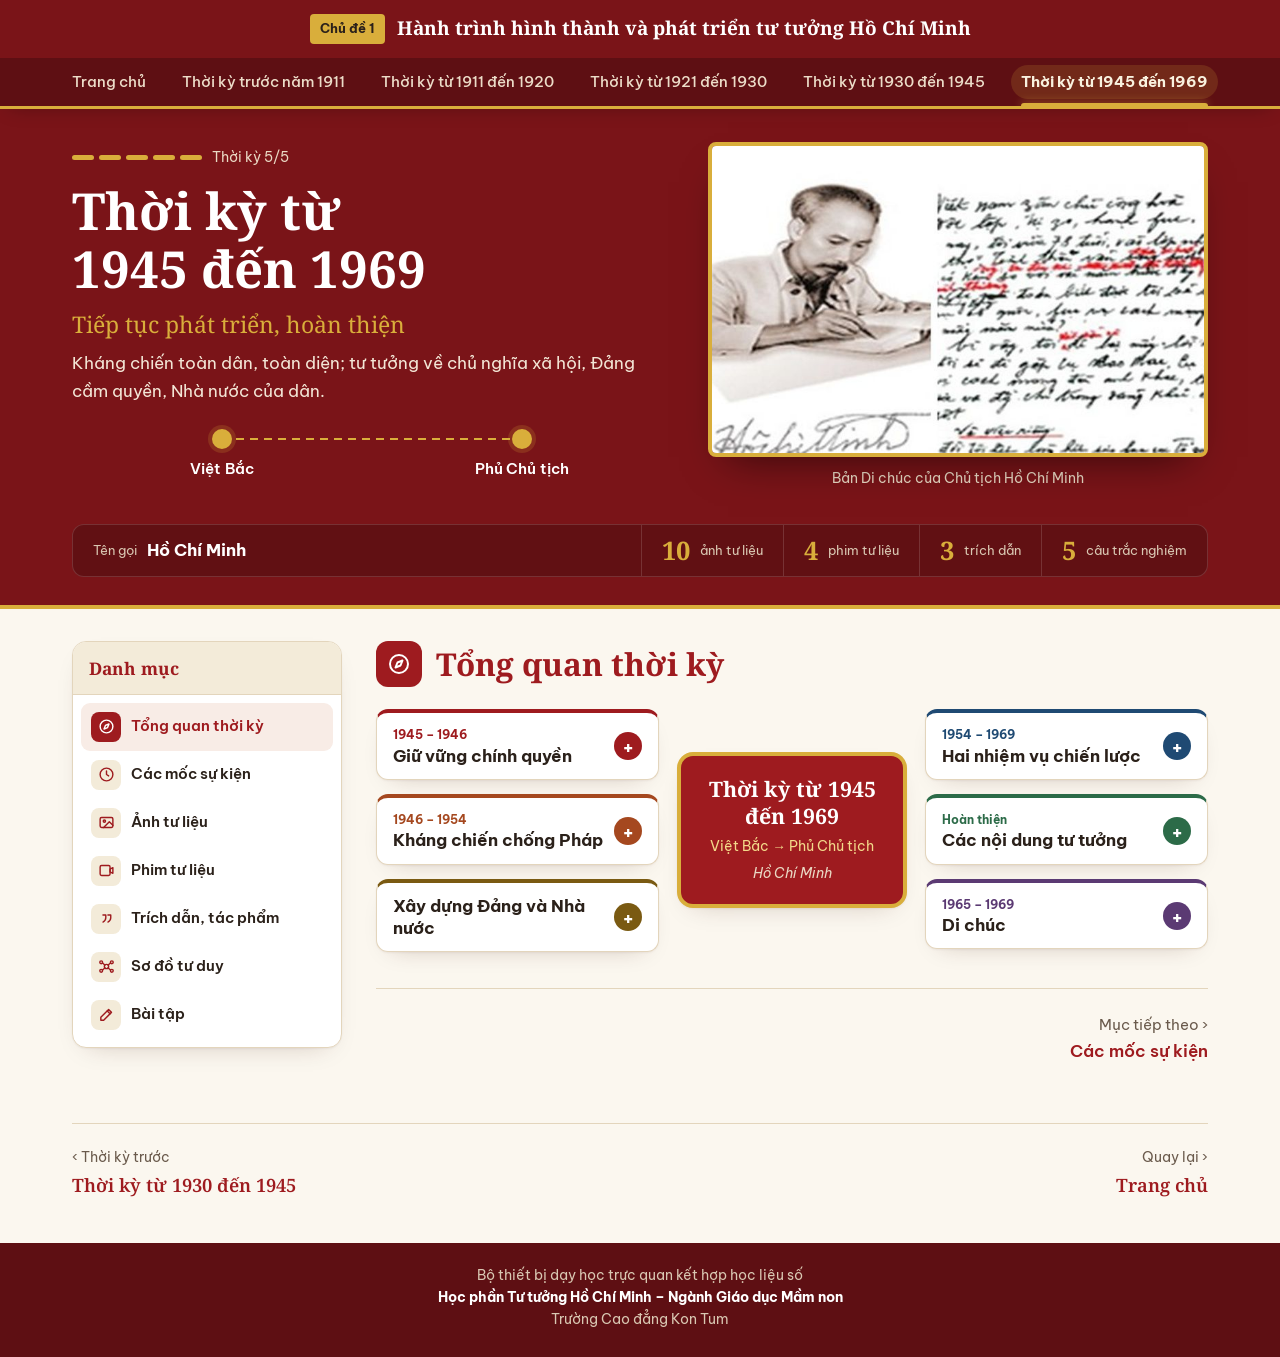
<file: thoi-ky-1945-1969.html>
<!doctype html>
<html lang="vi" class="no-js">
<head>
<meta charset="utf-8">
<meta name="viewport" content="width=device-width, initial-scale=1, viewport-fit=cover">
<title>Thời kỳ từ 1945 đến 1969 – Chủ đề 1: Tư tưởng Hồ Chí Minh</title>
<meta name="description" content="Tiếp tục phát triển, hoàn thiện. Kháng chiến toàn dân, toàn diện; tư tưởng về chủ nghĩa xã hội, Đảng cầm quyền, Nhà nước của dân.">
<meta property="og:title" content="Thời kỳ từ 1945 đến 1969 – Chủ đề 1: Tư tưởng Hồ Chí Minh">
<meta property="og:description" content="Tiếp tục phát triển, hoàn thiện. Kháng chiến toàn dân, toàn diện; tư tưởng về chủ nghĩa xã hội, Đảng cầm quyền, Nhà nước của dân.">
<meta name="theme-color" content="#7a1418">
<link rel="icon" href="data:image/svg+xml,%3Csvg xmlns='http://www.w3.org/2000/svg' viewBox='0 0 32 32'%3E%3Crect width='32' height='32' rx='6' fill='%237a1418'/%3E%3Cpath d='M16 5l3.2 6.6 7.3 1-5.3 5.1 1.3 7.2L16 21.5l-6.5 3.4 1.3-7.2-5.3-5.1 7.3-1z' fill='%23d9ae3b'/%3E%3C/svg%3E">
<link rel="preconnect" href="https://fonts.googleapis.com">
<link rel="preconnect" href="https://fonts.gstatic.com" crossorigin>
<link href="https://fonts.googleapis.com/css2?family=Be+Vietnam+Pro:wght@400;500;600;700&family=Noto+Serif:ital,wght@0,400;0,500;0,600;0,700;1,400;1,500&family=Caveat:wght@500;700&family=IBM+Plex+Mono:wght@400;500&display=swap" rel="stylesheet">
<link rel="stylesheet" href="assets/css/style.css">
</head>
<body data-slug="tk5" class="">
<a class="vh" href="#main">Bỏ qua, đến nội dung chính</a>
<header class="hdr">
  <div class="wrap top"><a class="logo" href="index.html"><span class="tag">Chủ đề 1</span><span class="t">Hành trình hình thành và phát triển tư tưởng Hồ Chí Minh</span></a></div>
  <nav class="nav" aria-label="Các thời kỳ"><div class="row"><a href="index.html" >Trang chủ</a><a href="thoi-ky-truoc-1911.html" >Thời kỳ trước năm 1911</a><a href="thoi-ky-1911-1920.html" >Thời kỳ từ 1911 đến 1920</a><a href="thoi-ky-1921-1930.html" >Thời kỳ từ 1921 đến 1930</a><a href="thoi-ky-1930-1945.html" >Thời kỳ từ 1930 đến 1945</a><a href="thoi-ky-1945-1969.html" aria-current=page>Thời kỳ từ 1945 đến 1969</a><span class="ind" aria-hidden="true"></span></div></nav>
</header>
<main id="main">

<section class="phero"><div class="wrap">
<div class="grid">
<div>
  <div class="step"><span class="steps"><i class="on"></i><i class="on"></i><i class="on"></i><i class="on"></i><i class="on"></i></span>Thời kỳ 5/5</div>
  <h1>Thời kỳ từ 1945 đến 1969</h1>
  <p class="theme">Tiếp tục phát triển, hoàn thiện</p>
  <p class="sumtxt">Kháng chiến toàn dân, toàn diện; tư tưởng về chủ nghĩa xã hội, Đảng cầm quyền, Nhà nước của dân.</p>
  <div class="track" style="--n:2" aria-label="Lộ trình"><span class="st" style="animation-delay:0.3s"><i></i><b>Việt Bắc</b></span><span class="st" style="animation-delay:0.6s"><i></i><b>Phủ Chủ tịch</b></span></div>
</div>
<figure><div class="frame"><img class="zoomable" src="assets/img/tk5-bia.jpg" alt="Bản Di chúc của Chủ tịch Hồ Chí Minh"></div><figcaption>Bản Di chúc của Chủ tịch Hồ Chí Minh</figcaption></figure>
</div>
<div class="facts">
  <div><small>Tên gọi</small><span class="nm">Hồ Chí Minh</span></div>
  <div><span class="c">10</span><small>ảnh tư liệu</small></div>
  <div><span class="c">4</span><small>phim tư liệu</small></div>
  <div><span class="c">3</span><small>trích dẫn</small></div>
  <div><span class="c">5</span><small>câu trắc nghiệm</small></div>
</div>
</div></section>
<div class="wrap"><div class="layout">
<aside class="toc" id="toc" aria-label="Danh mục thời kỳ từ 1945 đến 1969">
  <div class="toc-h"><b>Danh mục</b></div>
  <ol><li><a class="m" href="#tong-quan" data-p="tong-quan"><span class="ic"><svg viewBox="0 0 24 24" fill="none" stroke="currentColor" stroke-width="2" stroke-linecap="round" stroke-linejoin="round" aria-hidden="true"><circle cx="12" cy="12" r="9"/><path d="M15.5 8.5l-2 5-5 2 2-5z"/></svg></span><span>Tổng quan thời kỳ</span></a></li><li><a class="m" href="#moc-su-kien" data-p="moc-su-kien"><span class="ic"><svg viewBox="0 0 24 24" fill="none" stroke="currentColor" stroke-width="2" stroke-linecap="round" stroke-linejoin="round" aria-hidden="true"><circle cx="12" cy="12" r="9"/><path d="M12 7v5l3 2"/></svg></span><span>Các mốc sự kiện</span></a></li><li><a class="m" href="#anh-tu-lieu" data-p="anh-tu-lieu"><span class="ic"><svg viewBox="0 0 24 24" fill="none" stroke="currentColor" stroke-width="2" stroke-linecap="round" stroke-linejoin="round" aria-hidden="true"><rect x="3" y="5" width="18" height="14" rx="2"/><circle cx="9" cy="10" r="1.6"/><path d="M21 16l-5-5-8 8"/></svg></span><span>Ảnh tư liệu</span></a><ul><li><a href="#anh-1">Toàn quốc kháng chiến (1946)</a></li><li><a href="#anh-2">Từ Biên giới đến Điện Biên Phủ (1950 – 1954)</a></li><li><a href="#anh-3">Xây dựng Đảng cầm quyền, xây dựng chủ nghĩa xã hội</a></li><li><a href="#anh-4">Bản Di chúc (1965 – 1969)</a></li></ul></li><li><a class="m" href="#phim-tu-lieu" data-p="phim-tu-lieu"><span class="ic"><svg viewBox="0 0 24 24" fill="none" stroke="currentColor" stroke-width="2" stroke-linecap="round" stroke-linejoin="round" aria-hidden="true"><rect x="3" y="5" width="14" height="14" rx="2"/><path d="M17 10l4-2v8l-4-2z"/></svg></span><span>Phim tư liệu</span></a></li><li><a class="m" href="#trich-dan" data-p="trich-dan"><span class="ic"><svg viewBox="0 0 24 24" fill="none" stroke="currentColor" stroke-width="2" stroke-linecap="round" stroke-linejoin="round" aria-hidden="true"><path d="M7 7h4v4c0 3-2 5-4 6M14 7h4v4c0 3-2 5-4 6"/></svg></span><span>Trích dẫn, tác phẩm</span></a><ul><li><a href="#trich-1">01. Hồ Chí Minh, Lời kêu gọi toàn quốc kháng chiến, 19/12/1946</a></li><li><a href="#trich-2">02. Hồ Chí Minh, Lời kêu gọi đồng bào và chiến sĩ cả nước, 17/7/1966</a></li><li><a href="#trich-3">03. Hồ Chí Minh, Di chúc</a></li></ul></li><li><a class="m" href="#so-do-tu-duy" data-p="so-do-tu-duy"><span class="ic"><svg viewBox="0 0 24 24" fill="none" stroke="currentColor" stroke-width="2" stroke-linecap="round" stroke-linejoin="round" aria-hidden="true"><circle cx="12" cy="12" r="3"/><circle cx="4.5" cy="6" r="2"/><circle cx="19.5" cy="6" r="2"/><circle cx="4.5" cy="18" r="2"/><circle cx="19.5" cy="18" r="2"/><path d="M6.3 7l3.4 3M17.7 7l-3.4 3M6.3 17l3.4-3M17.7 17l-3.4-3"/></svg></span><span>Sơ đồ tư duy</span></a></li><li><a class="m" href="#bai-tap" data-p="bai-tap"><span class="ic"><svg viewBox="0 0 24 24" fill="none" stroke="currentColor" stroke-width="2" stroke-linecap="round" stroke-linejoin="round" aria-hidden="true"><path d="M4 20h4L19 9l-4-4L4 16z"/><path d="M13 7l4 4"/></svg></span><span>Bài tập</span></a></li></ol>
</aside>
<div class="content"><nav class="chips" aria-label="Chọn mục"><a href="#tong-quan" data-p="tong-quan"><span class="ic"><svg viewBox="0 0 24 24" fill="none" stroke="currentColor" stroke-width="2" stroke-linecap="round" stroke-linejoin="round" aria-hidden="true"><circle cx="12" cy="12" r="9"/><path d="M15.5 8.5l-2 5-5 2 2-5z"/></svg></span>Tổng quan thời kỳ</a><a href="#moc-su-kien" data-p="moc-su-kien"><span class="ic"><svg viewBox="0 0 24 24" fill="none" stroke="currentColor" stroke-width="2" stroke-linecap="round" stroke-linejoin="round" aria-hidden="true"><circle cx="12" cy="12" r="9"/><path d="M12 7v5l3 2"/></svg></span>Các mốc sự kiện</a><a href="#anh-tu-lieu" data-p="anh-tu-lieu"><span class="ic"><svg viewBox="0 0 24 24" fill="none" stroke="currentColor" stroke-width="2" stroke-linecap="round" stroke-linejoin="round" aria-hidden="true"><rect x="3" y="5" width="18" height="14" rx="2"/><circle cx="9" cy="10" r="1.6"/><path d="M21 16l-5-5-8 8"/></svg></span>Ảnh tư liệu</a><a href="#phim-tu-lieu" data-p="phim-tu-lieu"><span class="ic"><svg viewBox="0 0 24 24" fill="none" stroke="currentColor" stroke-width="2" stroke-linecap="round" stroke-linejoin="round" aria-hidden="true"><rect x="3" y="5" width="14" height="14" rx="2"/><path d="M17 10l4-2v8l-4-2z"/></svg></span>Phim tư liệu</a><a href="#trich-dan" data-p="trich-dan"><span class="ic"><svg viewBox="0 0 24 24" fill="none" stroke="currentColor" stroke-width="2" stroke-linecap="round" stroke-linejoin="round" aria-hidden="true"><path d="M7 7h4v4c0 3-2 5-4 6M14 7h4v4c0 3-2 5-4 6"/></svg></span>Trích dẫn, tác phẩm</a><a href="#so-do-tu-duy" data-p="so-do-tu-duy"><span class="ic"><svg viewBox="0 0 24 24" fill="none" stroke="currentColor" stroke-width="2" stroke-linecap="round" stroke-linejoin="round" aria-hidden="true"><circle cx="12" cy="12" r="3"/><circle cx="4.5" cy="6" r="2"/><circle cx="19.5" cy="6" r="2"/><circle cx="4.5" cy="18" r="2"/><circle cx="19.5" cy="18" r="2"/><path d="M6.3 7l3.4 3M17.7 7l-3.4 3M6.3 17l3.4-3M17.7 17l-3.4-3"/></svg></span>Sơ đồ tư duy</a><a href="#bai-tap" data-p="bai-tap"><span class="ic"><svg viewBox="0 0 24 24" fill="none" stroke="currentColor" stroke-width="2" stroke-linecap="round" stroke-linejoin="round" aria-hidden="true"><path d="M4 20h4L19 9l-4-4L4 16z"/><path d="M13 7l4 4"/></svg></span>Bài tập</a></nav><section class="panel" id="tong-quan" aria-labelledby="h-tong-quan">
<div class="ph2"><span class="ic"><svg viewBox="0 0 24 24" fill="none" stroke="currentColor" stroke-width="2" stroke-linecap="round" stroke-linejoin="round" aria-hidden="true"><circle cx="12" cy="12" r="9"/><path d="M15.5 8.5l-2 5-5 2 2-5z"/></svg></span><div><h2 id="h-tong-quan">Tổng quan thời kỳ</h2></div></div>
<div class="mind"><div class="col"><div class="br" style="--c:#9e1b1f" data-reveal><button type="button" aria-expanded="false"><span class="lbl"><small>1945 – 1946</small><b>Giữ vững chính quyền</b></span><span class="pm" aria-hidden="true">+</span></button><ul><li><b>6/1/1946:</b> Tổng tuyển cử bầu Quốc hội đầu tiên</li><li><b>6/3/1946:</b> ký Hiệp định Sơ bộ</li><li><b>9/11/1946:</b> Quốc hội thông qua Hiến pháp đầu tiên</li><li>Chống “giặc đói, giặc dốt, giặc ngoại xâm”</li><li>Sách lược “dĩ bất biến, ứng vạn biến”</li></ul></div><div class="br" style="--c:#a5481f" data-reveal><button type="button" aria-expanded="false"><span class="lbl"><small>1946 – 1954</small><b>Kháng chiến chống Pháp</b></span><span class="pm" aria-hidden="true">+</span></button><ul><li><b>19/12/1946:</b> ra Lời kêu gọi toàn quốc kháng chiến</li><li><b>7/5/1954:</b> chiến thắng Điện Biên Phủ</li><li>Kháng chiến toàn dân, toàn diện, lâu dài, dựa vào sức mình là chính</li></ul></div><div class="br" style="--c:#7a5a12" data-reveal><button type="button" aria-expanded="false"><span class="lbl"><b>Xây dựng Đảng và Nhà nước</b></span><span class="pm" aria-hidden="true">+</span></button><ul><li><b>10/1947:</b> viết Sửa đổi lối làm việc</li><li><b>2/1951:</b> Đại hội II, Đảng ra hoạt động công khai</li><li>Nhà nước của dân, do dân, vì dân</li></ul></div></div><div class="core"><b>Thời kỳ từ 1945 đến 1969</b><small>Việt Bắc → Phủ Chủ tịch</small><em>Hồ Chí Minh</em></div><div class="col"><div class="br" style="--c:#1f4a73" data-reveal><button type="button" aria-expanded="false"><span class="lbl"><small>1954 – 1969</small><b>Hai nhiệm vụ chiến lược</b></span><span class="pm" aria-hidden="true">+</span></button><ul><li><b>9/1960:</b> Đại hội III của Đảng</li><li>Xây dựng chủ nghĩa xã hội ở miền Bắc</li><li>Đấu tranh giải phóng miền Nam, thống nhất đất nước</li></ul></div><div class="br" style="--c:#2c6b48" data-reveal><button type="button" aria-expanded="false"><span class="lbl"><small>Hoàn thiện</small><b>Các nội dung tư tưởng</b></span><span class="pm" aria-hidden="true">+</span></button><ul><li><b>17/7/1966:</b> “Không có gì quý hơn độc lập, tự do”</li><li>Chủ nghĩa xã hội và con đường quá độ ở Việt Nam</li><li>Đạo đức cách mạng; Đảng cầm quyền</li></ul></div><div class="br" style="--c:#5b3a73" data-reveal><button type="button" aria-expanded="false"><span class="lbl"><small>1965 – 1969</small><b>Di chúc</b></span><span class="pm" aria-hidden="true">+</span></button><ul><li><b>10/5/1965:</b> bắt đầu viết Di chúc</li><li><b>2/9/1969:</b> qua đời tại Hà Nội</li><li>Di chúc kết tinh tư tưởng, đạo đức, tâm hồn của Người</li></ul></div></div></div>
<div class="pnav"><button type="button" class="nx" data-go="moc-su-kien">Mục tiếp theo ›<b>Các mốc sự kiện</b></button></div>
</section><section class="panel" id="moc-su-kien" aria-labelledby="h-moc-su-kien">
<div class="ph2"><span class="ic"><svg viewBox="0 0 24 24" fill="none" stroke="currentColor" stroke-width="2" stroke-linecap="round" stroke-linejoin="round" aria-hidden="true"><circle cx="12" cy="12" r="9"/><path d="M12 7v5l3 2"/></svg></span><div><h2 id="h-moc-su-kien">Các mốc sự kiện</h2></div></div>
<ol class="tline"><li data-reveal><div class="card"><time>6/1/1946</time><p>Tổng tuyển cử bầu Quốc hội đầu tiên</p></div></li><li data-reveal><div class="card"><time>6/3/1946</time><p>ký Hiệp định Sơ bộ</p></div></li><li data-reveal><div class="card"><time>9/11/1946</time><p>Quốc hội thông qua Hiến pháp đầu tiên</p></div></li><li data-reveal><div class="card"><time>19/12/1946</time><p>ra Lời kêu gọi toàn quốc kháng chiến</p></div></li><li data-reveal><div class="card"><time>10/1947</time><p>viết Sửa đổi lối làm việc</p></div></li><li data-reveal><div class="card"><time>2/1951</time><p>Đại hội II, Đảng ra hoạt động công khai</p></div></li><li data-reveal><div class="card"><time>7/5/1954</time><p>chiến thắng Điện Biên Phủ</p></div></li><li data-reveal><div class="card"><time>9/1960</time><p>Đại hội III của Đảng</p></div></li><li data-reveal><div class="card"><time>10/5/1965</time><p>bắt đầu viết Di chúc</p></div></li><li data-reveal><div class="card"><time>17/7/1966</time><p>“Không có gì quý hơn độc lập, tự do”</p></div></li><li data-reveal><div class="card"><time>2/9/1969</time><p>qua đời tại Hà Nội</p></div></li></ol>
<div class="pnav"><button type="button" data-go="tong-quan">‹ Mục trước<b>Tổng quan thời kỳ</b></button><button type="button" class="nx" data-go="anh-tu-lieu">Mục tiếp theo ›<b>Ảnh tư liệu</b></button></div>
</section><section class="panel" id="anh-tu-lieu" aria-labelledby="h-anh-tu-lieu">
<div class="ph2"><span class="ic"><svg viewBox="0 0 24 24" fill="none" stroke="currentColor" stroke-width="2" stroke-linecap="round" stroke-linejoin="round" aria-hidden="true"><rect x="3" y="5" width="18" height="14" rx="2"/><circle cx="9" cy="10" r="1.6"/><path d="M21 16l-5-5-8 8"/></svg></span><div><h2 id="h-anh-tu-lieu">Ảnh tư liệu</h2></div></div>
<div class="album">
<section>
<div data-reveal class="group" style="margin-top:0"><div class="ghead" id="anh-1"><div class="num">1</div><h3>Toàn quốc kháng chiến (1946)</h3></div><figure class="fig-narrow"><img src="assets/img/tk5/anh-01.jpg" alt="Bút tích Lời kêu gọi toàn quốc kháng chiến" loading="lazy"><figcaption><b>Bút tích Lời kêu gọi toàn quốc kháng chiến</b>Thủ bút của Chủ tịch Hồ Chí Minh, ngày 19/12/1946.</figcaption></figure><div class="gap"></div><div class="grid2"><figure><img src="assets/img/tk5/anh-02.jpg" alt="Nữ tự vệ Sài Gòn" loading="lazy"><figcaption><b>Nữ tự vệ Sài Gòn</b>Phụ nữ cũng cầm súng đánh giặc, thể hiện tinh thần toàn dân kháng chiến.</figcaption></figure><figure><img src="assets/img/tk5/anh-03.jpg" alt="Đào hào chiến đấu tại Bắc Bộ phủ" loading="lazy"><figcaption><b>Đào hào chiến đấu tại Bắc Bộ phủ, Hà Nội</b>Quân và dân Thủ đô chuẩn bị chiến đấu trong những ngày đầu toàn quốc kháng chiến.</figcaption></figure></div><div class="gap"></div><figure class="fig-doc"><img src="assets/img/tk5/anh-04.jpg" alt="Người dân đào hầm, hào trên đường phố" loading="lazy"><figcaption><b>Nhân dân đào hầm, hào kháng chiến</b>Kháng chiến toàn dân, toàn diện: nhân dân tham gia xây dựng làng, phố chiến đấu.</figcaption></figure><div class="note"><b>Tư tưởng chiến tranh nhân dân:</b> “Bất kỳ đàn ông, đàn bà, bất kỳ người già, người trẻ, không chia tôn giáo, đảng phái, dân tộc. Hễ là người Việt Nam thì phải đứng lên đánh thực dân Pháp để cứu Tổ quốc.” (Lời kêu gọi toàn quốc kháng chiến)</div></div>
<div data-reveal class="group"><div class="ghead" id="anh-2"><div class="num">2</div><h3>Từ Biên giới đến Điện Biên Phủ (1950 – 1954)</h3></div><div class="grid2"><figure><img src="assets/img/tk5/anh-05.jpg" alt="Chủ tịch Hồ Chí Minh tại mặt trận Biên giới" loading="lazy"><figcaption><b>Chủ tịch Hồ Chí Minh tại mặt trận Biên giới (1950)</b>Người trực tiếp ra mặt trận theo dõi, chỉ đạo Chiến dịch Biên giới.</figcaption></figure><figure><img src="assets/img/tk5/anh-06.jpg" alt="Bàn kế hoạch tác chiến Điện Biên Phủ" loading="lazy"><figcaption><b>Bàn kế hoạch tác chiến Chiến dịch Điện Biên Phủ</b>Chủ tịch Hồ Chí Minh cùng các đồng chí Trường Chinh, Phạm Văn Đồng, Võ Nguyên Giáp (Đông Xuân 1953 – 1954).</figcaption></figure></div><div class="gap"></div><figure class="fig-narrow"><img src="assets/img/tk5/anh-07.jpg" alt="Lá cờ trên nóc hầm Đờ Cát" loading="lazy"><figcaption><b>Lá cờ “Quyết chiến quyết thắng” trên nóc hầm Đờ Cát (7/5/1954)</b>Chiến thắng Điện Biên Phủ buộc thực dân Pháp ký Hiệp định Giơnevơ, kết thúc thắng lợi cuộc kháng chiến chống Pháp (cảnh quay do nhà quay phim Liên Xô Rô-man Các-men dựng lại sau chiến thắng).</figcaption></figure></div>
<div data-reveal class="group"><div class="ghead" id="anh-3"><div class="num">3</div><h3>Xây dựng Đảng cầm quyền, xây dựng chủ nghĩa xã hội</h3></div><div class="grid2"><figure><img src="assets/img/tk5/anh-08.jpg" alt="Chủ tịch Hồ Chí Minh đọc Báo cáo chính trị tại Đại hội II" loading="lazy"><figcaption><b>Đại hội đại biểu toàn quốc lần thứ II của Đảng (2/1951)</b>Chủ tịch Hồ Chí Minh đọc Báo cáo chính trị. Đại hội đưa Đảng ra hoạt động công khai với tên Đảng Lao động Việt Nam, thúc đẩy kháng chiến đến thắng lợi.</figcaption></figure><figure><img src="assets/img/tk5/anh-09.jpg" alt="Đại hội đại biểu toàn quốc lần thứ III của Đảng" loading="lazy"><figcaption><b>Đại hội đại biểu toàn quốc lần thứ III của Đảng (9/1960)</b>Đề ra đường lối cách mạng ở hai miền: xây dựng chủ nghĩa xã hội ở miền Bắc, đấu tranh giải phóng miền Nam.</figcaption></figure></div><div class="note"><b>Những nội dung được bổ sung, hoàn thiện:</b> chủ nghĩa xã hội và con đường quá độ ở Việt Nam; nhà nước của dân, do dân, vì dân; xây dựng Đảng trong điều kiện Đảng cầm quyền; phát triển kinh tế, văn hóa, nâng cao đời sống nhân dân.</div></div>
<div data-reveal class="group"><div class="ghead" id="anh-4"><div class="num">4</div><h3>Bản Di chúc (1965 – 1969)</h3></div><figure class="fig-doc"><img src="assets/img/tk5/anh-10.jpg" alt="Chủ tịch Hồ Chí Minh và bút tích bản Di chúc" loading="lazy"><figcaption><b>Bản Di chúc của Chủ tịch Hồ Chí Minh</b>Người bắt đầu viết Di chúc ngày 10/5/1965, tiếp tục bổ sung, sửa chữa đến năm 1969. Di chúc được công bố sau khi Người từ trần ngày 2/9/1969 (ảnh ghép chân dung và bút tích).</figcaption></figure></div>
</section>
</div>
<div class="pnav"><button type="button" data-go="moc-su-kien">‹ Mục trước<b>Các mốc sự kiện</b></button><button type="button" class="nx" data-go="phim-tu-lieu">Mục tiếp theo ›<b>Phim tư liệu</b></button></div>
</section><section class="panel" id="phim-tu-lieu" aria-labelledby="h-phim-tu-lieu">
<div class="ph2"><span class="ic"><svg viewBox="0 0 24 24" fill="none" stroke="currentColor" stroke-width="2" stroke-linecap="round" stroke-linejoin="round" aria-hidden="true"><rect x="3" y="5" width="14" height="14" rx="2"/><path d="M17 10l4-2v8l-4-2z"/></svg></span><div><h2 id="h-phim-tu-lieu">Phim tư liệu</h2></div></div>
<div class="films" data-n="5"><div class="film"><div class="play" aria-hidden="true"></div><b>Phim tư liệu đang được cập nhật</b></div></div>
<div class="pnav"><button type="button" data-go="anh-tu-lieu">‹ Mục trước<b>Ảnh tư liệu</b></button><button type="button" class="nx" data-go="trich-dan">Mục tiếp theo ›<b>Trích dẫn, tác phẩm</b></button></div>
</section><section class="panel" id="trich-dan" aria-labelledby="h-trich-dan">
<div class="ph2"><span class="ic"><svg viewBox="0 0 24 24" fill="none" stroke="currentColor" stroke-width="2" stroke-linecap="round" stroke-linejoin="round" aria-hidden="true"><path d="M7 7h4v4c0 3-2 5-4 6M14 7h4v4c0 3-2 5-4 6"/></svg></span><div><h2 id="h-trich-dan">Trích dẫn, tác phẩm</h2></div></div>
<div class="qview" role="tablist" aria-label="Cách trình bày"><button type="button" role="tab" data-v="board" aria-selected="true">Bảng ghim</button><button type="button" role="tab" data-v="list" aria-selected="false">Danh sách</button></div>
<div class="cboard" data-n="5"><script type="application/json" class="cbdata">{"period": "Thời kỳ từ 1945 đến 1969", "qpics": {"trich-1": {"src": "assets/img/tk5/anh-01.jpg", "cap": "Bút tích Lời kêu gọi toàn quốc kháng chiến"}, "trich-3": {"src": "assets/img/tk5/anh-10.jpg", "cap": "Bản Di chúc của Chủ tịch Hồ Chí Minh"}}, "grid": null, "order": ["trich-1", "trich-2", "trich-3", "pic0", "pic1", "pic2", "pic3"], "items": [{"no": "01", "id": "trich-1", "title": "Lời kêu gọi toàn quốc kháng chiến, 19/12/1946", "ctx": "", "quote": "Không! Chúng ta thà hy sinh tất cả, chứ nhất định không chịu mất nước, nhất định không chịu làm nô lệ.", "who": "Hồ Chí Minh, Lời kêu gọi toàn quốc kháng chiến, 19/12/1946", "when": "", "src": "", "kicker": ""}, {"no": "02", "id": "trich-2", "title": "Lời kêu gọi đồng bào và chiến sĩ cả nước, 17/7/1966", "ctx": "", "quote": "Không có gì quý hơn độc lập, tự do!", "who": "Hồ Chí Minh, Lời kêu gọi đồng bào và chiến sĩ cả nước, 17/7/1966", "when": "", "src": "", "kicker": ""}, {"no": "03", "id": "trich-3", "title": "Di chúc", "ctx": "", "quote": "Điều mong muốn cuối cùng của tôi là: Toàn Đảng toàn dân ta đoàn kết phấn đấu, xây dựng một nước Việt Nam hòa bình, thống nhất, độc lập, dân chủ và giàu mạnh, và góp phần xứng đáng vào sự nghiệp cách mạng thế giới.", "who": "Hồ Chí Minh, Di chúc", "when": "", "src": "", "kicker": ""}], "links": [{"a": "trich-1", "b": "trich-2", "why": "19/12/1946 → 17/7/1966", "kind": "red"}, {"a": "trich-2", "b": "trich-3", "why": "17/7/1966 → Di chúc", "kind": "red"}], "flow": []}</script>
<div class="cb-top"><span class="cb-plate">Trích dẫn · Thời kỳ từ 1945 đến 1969</span><div class="cb-ctrl"><div class="cb-tools" role="toolbar" aria-label="Phóng to, thu nhỏ bảng"><button type="button" class="bz-o" aria-label="Thu nhỏ">−</button><button type="button" class="bz-r" aria-label="Vừa khung">100%</button><button type="button" class="bz-i" aria-label="Phóng to">+</button></div><button type="button" class="cb-fs" aria-label="Toàn màn hình">⤢ Toàn màn hình</button></div></div>
<div class="cb-wrap"><div class="cb-scroll"><div class="cb-canvas"></div></div></div>
<div class="cb-foot">Bấm vào trích dẫn hoặc ảnh để phóng to</div>
<div class="cb-zoom" hidden><div class="cb-zbox"></div></div></div><div class="qlist" hidden><article class="tq" id="trich-1" data-reveal>
<div class="tq-h"><span class="tq-n">01</span></div>

<div class="tq-card"><span class="tq-mark" aria-hidden="true">“</span><blockquote>Không! Chúng ta thà hy sinh tất cả, chứ nhất định không chịu mất nước, nhất định không chịu làm nô lệ.</blockquote>
<footer><div class="tq-who"><b>Hồ Chí Minh, Lời kêu gọi toàn quốc kháng chiến, 19/12/1946</b></div></footer></div></article><article class="tq" id="trich-2" data-reveal>
<div class="tq-h"><span class="tq-n">02</span></div>

<div class="tq-card"><span class="tq-mark" aria-hidden="true">“</span><blockquote>Không có gì quý hơn độc lập, tự do!</blockquote>
<footer><div class="tq-who"><b>Hồ Chí Minh, Lời kêu gọi đồng bào và chiến sĩ cả nước, 17/7/1966</b></div></footer></div></article><article class="tq" id="trich-3" data-reveal>
<div class="tq-h"><span class="tq-n">03</span></div>

<div class="tq-card"><span class="tq-mark" aria-hidden="true">“</span><blockquote>Điều mong muốn cuối cùng của tôi là: Toàn Đảng toàn dân ta đoàn kết phấn đấu, xây dựng một nước Việt Nam hòa bình, thống nhất, độc lập, dân chủ và giàu mạnh, và góp phần xứng đáng vào sự nghiệp cách mạng thế giới.</blockquote>
<footer><div class="tq-who"><b>Hồ Chí Minh, Di chúc</b></div></footer></div></article></div>
<div class="pnav"><button type="button" data-go="phim-tu-lieu">‹ Mục trước<b>Phim tư liệu</b></button><button type="button" class="nx" data-go="so-do-tu-duy">Mục tiếp theo ›<b>Sơ đồ tư duy</b></button></div>
</section><section class="panel" id="so-do-tu-duy" aria-labelledby="h-so-do-tu-duy">
<div class="ph2"><span class="ic"><svg viewBox="0 0 24 24" fill="none" stroke="currentColor" stroke-width="2" stroke-linecap="round" stroke-linejoin="round" aria-hidden="true"><circle cx="12" cy="12" r="3"/><circle cx="4.5" cy="6" r="2"/><circle cx="19.5" cy="6" r="2"/><circle cx="4.5" cy="18" r="2"/><circle cx="19.5" cy="18" r="2"/><path d="M6.3 7l3.4 3M17.7 7l-3.4 3M6.3 17l3.4-3M17.7 17l-3.4-3"/></svg></span><div><h2 id="h-so-do-tu-duy">Sơ đồ tư duy</h2></div></div>
<div class="viewer"><div class="bar"><span class="ttl">Sơ đồ tư duy thời kỳ từ 1945 đến 1969</span>
<button type="button" class="zout" aria-label="Thu nhỏ">−</button><span class="zv" style="min-width:44px;text-align:center;font-size:.82rem">100%</span><button type="button" class="zin" aria-label="Phóng to">+</button>
<button type="button" class="fs">Toàn màn hình</button><a href="assets/tai-lieu/so-do-tk5.pdf" download>Tải PDF</a></div>
<div class="stage"><img src="assets/sodo/so-do-tk5.jpg" alt="Sơ đồ tư duy thời kỳ từ 1945 đến 1969" draggable="false"></div></div>
<div class="pnav"><button type="button" data-go="trich-dan">‹ Mục trước<b>Trích dẫn, tác phẩm</b></button><button type="button" class="nx" data-go="bai-tap">Mục tiếp theo ›<b>Bài tập</b></button></div>
</section><section class="panel" id="bai-tap" aria-labelledby="h-bai-tap">
<div class="ph2"><span class="ic"><svg viewBox="0 0 24 24" fill="none" stroke="currentColor" stroke-width="2" stroke-linecap="round" stroke-linejoin="round" aria-hidden="true"><path d="M4 20h4L19 9l-4-4L4 16z"/><path d="M13 7l4 4"/></svg></span><div><h2 id="h-bai-tap">Bài tập</h2></div></div>
<div class="quiz" data-set="tk5"></div>
<div class="pnav"><button type="button" data-go="so-do-tu-duy">‹ Mục trước<b>Sơ đồ tư duy</b></button></div>
</section></div>
</div><nav class="pp" aria-label="Chuyển thời kỳ"><a class="prv" href="thoi-ky-1930-1945.html">‹ Thời kỳ trước<b>Thời kỳ từ 1930 đến 1945</b></a><a class="nxt" href="index.html">Quay lại ›<b>Trang chủ</b></a></nav></div>
<div class="sheet-bg"></div>
<button class="fab" type="button" aria-controls="toc" aria-expanded="false"><svg viewBox="0 0 24 24" fill="none" stroke="currentColor" stroke-width="2.2" stroke-linecap="round"><path d="M4 7h16M4 12h16M4 17h16"/></svg>Danh mục</button>
</main>
<footer class="foot"><div class="wrap">Bộ thiết bị dạy học trực quan kết hợp học liệu số<br><b>Học phần Tư tưởng Hồ Chí Minh – Ngành Giáo dục Mầm non</b><br>Trường Cao đẳng Kon Tum</div></footer>
<button class="totop" type="button" aria-label="Lên đầu trang">↑</button>
<div class="lb" id="lb" role="dialog" aria-modal="true" aria-label="Xem ảnh lớn"><button class="x" type="button" aria-label="Đóng">✕</button><button class="pv" type="button" aria-label="Ảnh trước">‹</button><div class="lbstage"><img alt=""></div><p></p><span class="cnt"></span><span class="lbhint">Bấm vào ảnh để phóng to / thu nhỏ</span><button class="nx" type="button" aria-label="Ảnh sau">›</button></div>
<script src="assets/js/data.js"></script>
<script src="assets/js/app.js"></script>
</body>
</html>
</file>
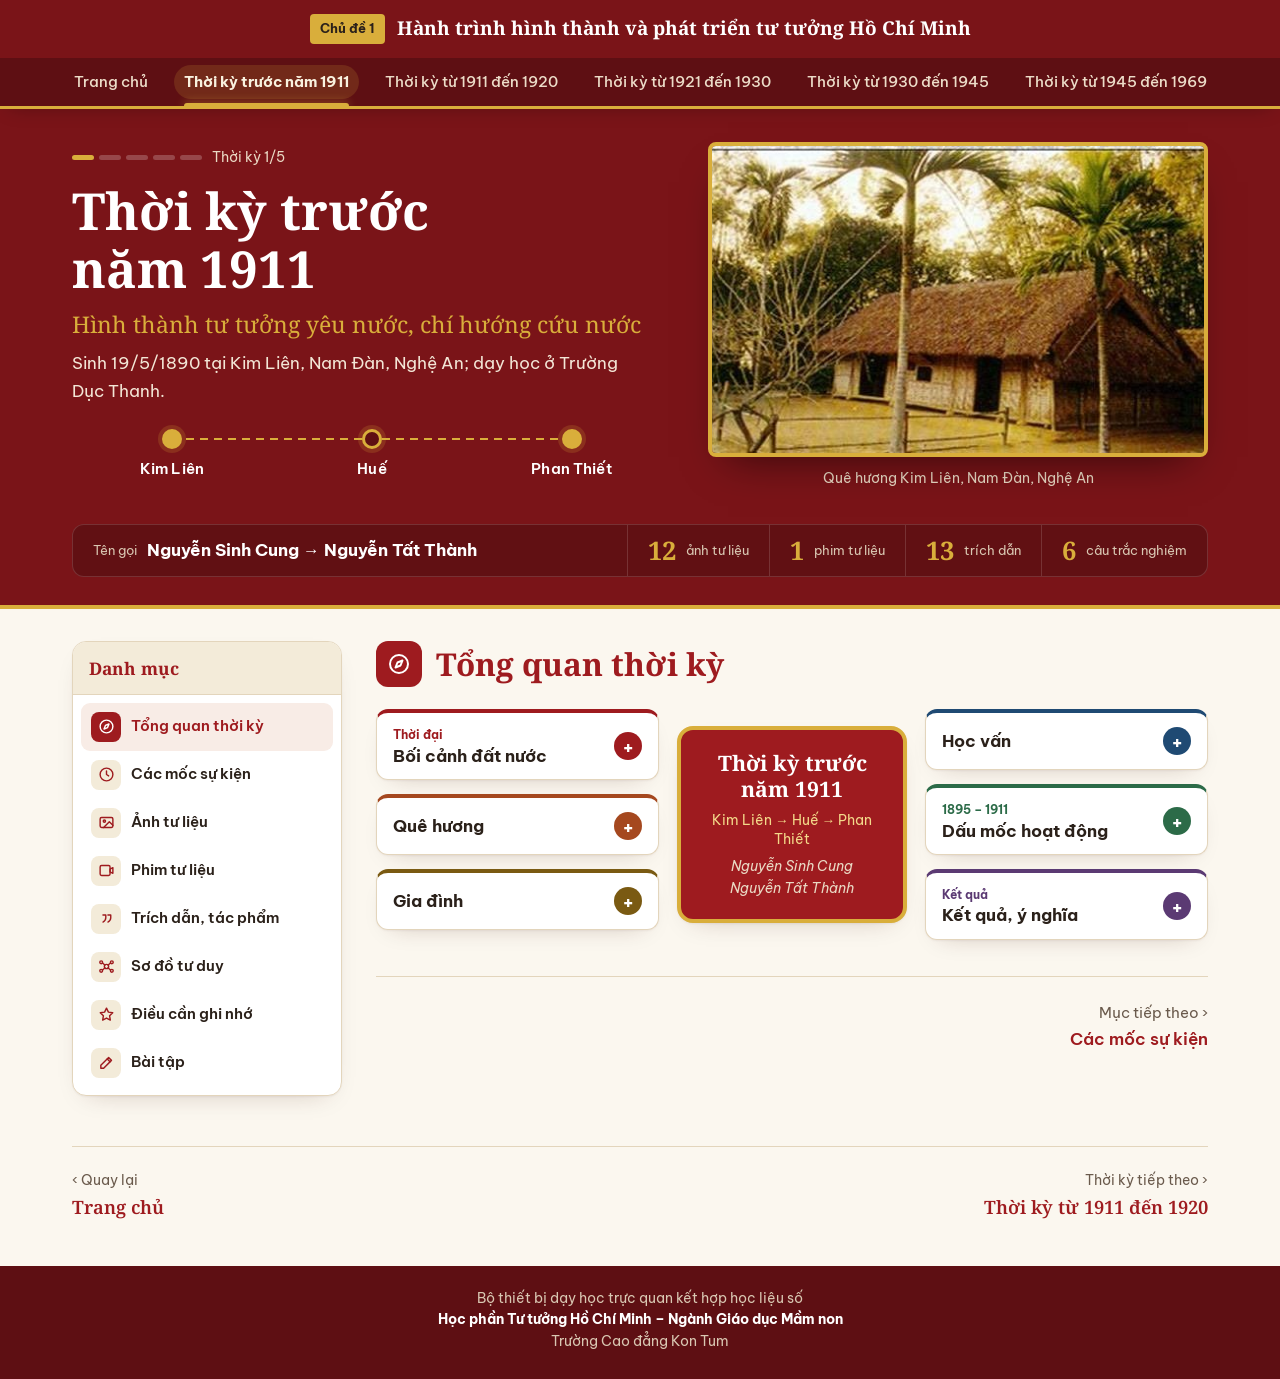
<file: thoi-ky-truoc-1911.html>
<!doctype html>
<html lang="vi" class="no-js">
<head>
<meta charset="utf-8">
<meta name="viewport" content="width=device-width, initial-scale=1, viewport-fit=cover">
<title>Thời kỳ trước năm 1911 – Chủ đề 1: Tư tưởng Hồ Chí Minh</title>
<meta name="description" content="Hình thành tư tưởng yêu nước, chí hướng cứu nước. Sinh 19/5/1890 tại Kim Liên, Nam Đàn, Nghệ An; dạy học ở Trường Dục Thanh.">
<meta property="og:title" content="Thời kỳ trước năm 1911 – Chủ đề 1: Tư tưởng Hồ Chí Minh">
<meta property="og:description" content="Hình thành tư tưởng yêu nước, chí hướng cứu nước. Sinh 19/5/1890 tại Kim Liên, Nam Đàn, Nghệ An; dạy học ở Trường Dục Thanh.">
<meta name="theme-color" content="#7a1418">
<link rel="icon" href="data:image/svg+xml,%3Csvg xmlns='http://www.w3.org/2000/svg' viewBox='0 0 32 32'%3E%3Crect width='32' height='32' rx='6' fill='%237a1418'/%3E%3Cpath d='M16 5l3.2 6.6 7.3 1-5.3 5.1 1.3 7.2L16 21.5l-6.5 3.4 1.3-7.2-5.3-5.1 7.3-1z' fill='%23d9ae3b'/%3E%3C/svg%3E">
<link rel="preconnect" href="https://fonts.googleapis.com">
<link rel="preconnect" href="https://fonts.gstatic.com" crossorigin>
<link href="https://fonts.googleapis.com/css2?family=Be+Vietnam+Pro:wght@400;500;600;700&family=Noto+Serif:ital,wght@0,400;0,500;0,600;0,700;1,400;1,500&family=Caveat:wght@500;700&family=IBM+Plex+Mono:wght@400;500&display=swap" rel="stylesheet">
<link rel="stylesheet" href="assets/css/style.css">
</head>
<body data-slug="tk1" class="">
<a class="vh" href="#main">Bỏ qua, đến nội dung chính</a>
<header class="hdr">
  <div class="wrap top"><a class="logo" href="index.html"><span class="tag">Chủ đề 1</span><span class="t">Hành trình hình thành và phát triển tư tưởng Hồ Chí Minh</span></a></div>
  <nav class="nav" aria-label="Các thời kỳ"><div class="row"><a href="index.html" >Trang chủ</a><a href="thoi-ky-truoc-1911.html" aria-current=page>Thời kỳ trước năm 1911</a><a href="thoi-ky-1911-1920.html" >Thời kỳ từ 1911 đến 1920</a><a href="thoi-ky-1921-1930.html" >Thời kỳ từ 1921 đến 1930</a><a href="thoi-ky-1930-1945.html" >Thời kỳ từ 1930 đến 1945</a><a href="thoi-ky-1945-1969.html" >Thời kỳ từ 1945 đến 1969</a><span class="ind" aria-hidden="true"></span></div></nav>
</header>
<main id="main">

<section class="phero"><div class="wrap">
<div class="grid">
<div>
  <div class="step"><span class="steps"><i class="on"></i><i class=""></i><i class=""></i><i class=""></i><i class=""></i></span>Thời kỳ 1/5</div>
  <h1>Thời kỳ trước năm 1911</h1>
  <p class="theme">Hình thành tư tưởng yêu nước, chí hướng cứu nước</p>
  <p class="sumtxt">Sinh 19/5/1890 tại Kim Liên, Nam Đàn, Nghệ An; dạy học ở Trường Dục Thanh.</p>
  <div class="track" style="--n:3" aria-label="Lộ trình"><span class="st" style="animation-delay:0.3s"><i></i><b>Kim Liên</b></span><span class="st" style="animation-delay:0.6s"><i></i><b>Huế</b></span><span class="st" style="animation-delay:0.9s"><i></i><b>Phan Thiết</b></span></div>
</div>
<figure><div class="frame"><img class="zoomable" src="assets/img/tk1-bia.jpg" alt="Quê hương Kim Liên, Nam Đàn, Nghệ An"></div><figcaption>Quê hương Kim Liên, Nam Đàn, Nghệ An</figcaption></figure>
</div>
<div class="facts">
  <div><small>Tên gọi</small><span class="nm">Nguyễn Sinh Cung → Nguyễn Tất Thành</span></div>
  <div><span class="c">12</span><small>ảnh tư liệu</small></div>
  <div><span class="c">1</span><small>phim tư liệu</small></div>
  <div><span class="c">13</span><small>trích dẫn</small></div>
  <div><span class="c">6</span><small>câu trắc nghiệm</small></div>
</div>
</div></section>
<div class="wrap"><div class="layout">
<aside class="toc" id="toc" aria-label="Danh mục thời kỳ trước năm 1911">
  <div class="toc-h"><b>Danh mục</b></div>
  <ol><li><a class="m" href="#tong-quan" data-p="tong-quan"><span class="ic"><svg viewBox="0 0 24 24" fill="none" stroke="currentColor" stroke-width="2" stroke-linecap="round" stroke-linejoin="round" aria-hidden="true"><circle cx="12" cy="12" r="9"/><path d="M15.5 8.5l-2 5-5 2 2-5z"/></svg></span><span>Tổng quan thời kỳ</span></a></li><li><a class="m" href="#moc-su-kien" data-p="moc-su-kien"><span class="ic"><svg viewBox="0 0 24 24" fill="none" stroke="currentColor" stroke-width="2" stroke-linecap="round" stroke-linejoin="round" aria-hidden="true"><circle cx="12" cy="12" r="9"/><path d="M12 7v5l3 2"/></svg></span><span>Các mốc sự kiện</span></a></li><li><a class="m" href="#anh-tu-lieu" data-p="anh-tu-lieu"><span class="ic"><svg viewBox="0 0 24 24" fill="none" stroke="currentColor" stroke-width="2" stroke-linecap="round" stroke-linejoin="round" aria-hidden="true"><rect x="3" y="5" width="18" height="14" rx="2"/><circle cx="9" cy="10" r="1.6"/><path d="M21 16l-5-5-8 8"/></svg></span><span>Ảnh tư liệu</span></a><ul><li><a href="#anh-1">Quê hương</a></li><li><a href="#anh-2">Gia đình – cái nôi của lòng yêu nước</a></li><li><a href="#anh-3">Tuổi trẻ và chí hướng cứu nước</a></li><li><a href="#anh-4">Ảnh liên hệ: Hồ Chí Minh về thăm quê (1957)</a></li></ul></li><li><a class="m" href="#phim-tu-lieu" data-p="phim-tu-lieu"><span class="ic"><svg viewBox="0 0 24 24" fill="none" stroke="currentColor" stroke-width="2" stroke-linecap="round" stroke-linejoin="round" aria-hidden="true"><rect x="3" y="5" width="14" height="14" rx="2"/><path d="M17 10l4-2v8l-4-2z"/></svg></span><span>Phim tư liệu</span></a></li><li><a class="m" href="#trich-dan" data-p="trich-dan"><span class="ic"><svg viewBox="0 0 24 24" fill="none" stroke="currentColor" stroke-width="2" stroke-linecap="round" stroke-linejoin="round" aria-hidden="true"><path d="M7 7h4v4c0 3-2 5-4 6M14 7h4v4c0 3-2 5-4 6"/></svg></span><span>Trích dẫn, tác phẩm</span></a><ul><li><a href="#td1">01. Ba chữ “Tự do, Bình đẳng, Bác ái”</a></li><li><a href="#td2">02. “Phải đi ra nước ngoài xem cho rõ”</a></li><li><a href="#td3">03. Nhận xét con đường của các bậc tiền bối</a></li><li><a href="#td4">04. “Tôi muốn đi ra ngoài, xem nước Pháp và các nước khác”</a></li><li><a href="#td5">05. Chí đuổi thực dân từ tuổi thiếu niên</a></li><li><a href="#td6">06. Gia đình nhà nho và ảnh hưởng Nho học</a></li><li><a href="#td7">07. Chủ nghĩa yêu nước là điểm xuất phát</a></li><li><a href="#td8">08. Truyền thống yêu nước của dân tộc</a></li><li><a href="#td9">09. Sự thật đằng sau ba chữ “Tự do, Bình đẳng, Bác ái”</a></li><li><a href="#td10">10. “Tôi là thanh niên, tôi khỏe, tôi chịu được khổ”</a></li><li><a href="#td11">11. Những nhận xét đầu tiên ở nước Pháp</a></li><li><a href="#td12">12. Giáo dục lịch sử, truyền thống cho thế hệ sau</a></li><li><a href="#trich-1">13. Thơ Hồ Chí Minh khi về thăm quê (1957)</a></li></ul></li><li><a class="m" href="#so-do-tu-duy" data-p="so-do-tu-duy"><span class="ic"><svg viewBox="0 0 24 24" fill="none" stroke="currentColor" stroke-width="2" stroke-linecap="round" stroke-linejoin="round" aria-hidden="true"><circle cx="12" cy="12" r="3"/><circle cx="4.5" cy="6" r="2"/><circle cx="19.5" cy="6" r="2"/><circle cx="4.5" cy="18" r="2"/><circle cx="19.5" cy="18" r="2"/><path d="M6.3 7l3.4 3M17.7 7l-3.4 3M6.3 17l3.4-3M17.7 17l-3.4-3"/></svg></span><span>Sơ đồ tư duy</span></a></li><li><a class="m" href="#ghi-nho" data-p="ghi-nho"><span class="ic"><svg viewBox="0 0 24 24" fill="none" stroke="currentColor" stroke-width="2" stroke-linecap="round" stroke-linejoin="round" aria-hidden="true"><path d="M12 3l2.7 5.6 6.1.9-4.4 4.3 1 6.1L12 17l-5.4 2.9 1-6.1-4.4-4.3 6.1-.9z"/></svg></span><span>Điều cần ghi nhớ</span></a></li><li><a class="m" href="#bai-tap" data-p="bai-tap"><span class="ic"><svg viewBox="0 0 24 24" fill="none" stroke="currentColor" stroke-width="2" stroke-linecap="round" stroke-linejoin="round" aria-hidden="true"><path d="M4 20h4L19 9l-4-4L4 16z"/><path d="M13 7l4 4"/></svg></span><span>Bài tập</span></a></li></ol>
</aside>
<div class="content"><nav class="chips" aria-label="Chọn mục"><a href="#tong-quan" data-p="tong-quan"><span class="ic"><svg viewBox="0 0 24 24" fill="none" stroke="currentColor" stroke-width="2" stroke-linecap="round" stroke-linejoin="round" aria-hidden="true"><circle cx="12" cy="12" r="9"/><path d="M15.5 8.5l-2 5-5 2 2-5z"/></svg></span>Tổng quan thời kỳ</a><a href="#moc-su-kien" data-p="moc-su-kien"><span class="ic"><svg viewBox="0 0 24 24" fill="none" stroke="currentColor" stroke-width="2" stroke-linecap="round" stroke-linejoin="round" aria-hidden="true"><circle cx="12" cy="12" r="9"/><path d="M12 7v5l3 2"/></svg></span>Các mốc sự kiện</a><a href="#anh-tu-lieu" data-p="anh-tu-lieu"><span class="ic"><svg viewBox="0 0 24 24" fill="none" stroke="currentColor" stroke-width="2" stroke-linecap="round" stroke-linejoin="round" aria-hidden="true"><rect x="3" y="5" width="18" height="14" rx="2"/><circle cx="9" cy="10" r="1.6"/><path d="M21 16l-5-5-8 8"/></svg></span>Ảnh tư liệu</a><a href="#phim-tu-lieu" data-p="phim-tu-lieu"><span class="ic"><svg viewBox="0 0 24 24" fill="none" stroke="currentColor" stroke-width="2" stroke-linecap="round" stroke-linejoin="round" aria-hidden="true"><rect x="3" y="5" width="14" height="14" rx="2"/><path d="M17 10l4-2v8l-4-2z"/></svg></span>Phim tư liệu</a><a href="#trich-dan" data-p="trich-dan"><span class="ic"><svg viewBox="0 0 24 24" fill="none" stroke="currentColor" stroke-width="2" stroke-linecap="round" stroke-linejoin="round" aria-hidden="true"><path d="M7 7h4v4c0 3-2 5-4 6M14 7h4v4c0 3-2 5-4 6"/></svg></span>Trích dẫn, tác phẩm</a><a href="#so-do-tu-duy" data-p="so-do-tu-duy"><span class="ic"><svg viewBox="0 0 24 24" fill="none" stroke="currentColor" stroke-width="2" stroke-linecap="round" stroke-linejoin="round" aria-hidden="true"><circle cx="12" cy="12" r="3"/><circle cx="4.5" cy="6" r="2"/><circle cx="19.5" cy="6" r="2"/><circle cx="4.5" cy="18" r="2"/><circle cx="19.5" cy="18" r="2"/><path d="M6.3 7l3.4 3M17.7 7l-3.4 3M6.3 17l3.4-3M17.7 17l-3.4-3"/></svg></span>Sơ đồ tư duy</a><a href="#ghi-nho" data-p="ghi-nho"><span class="ic"><svg viewBox="0 0 24 24" fill="none" stroke="currentColor" stroke-width="2" stroke-linecap="round" stroke-linejoin="round" aria-hidden="true"><path d="M12 3l2.7 5.6 6.1.9-4.4 4.3 1 6.1L12 17l-5.4 2.9 1-6.1-4.4-4.3 6.1-.9z"/></svg></span>Điều cần ghi nhớ</a><a href="#bai-tap" data-p="bai-tap"><span class="ic"><svg viewBox="0 0 24 24" fill="none" stroke="currentColor" stroke-width="2" stroke-linecap="round" stroke-linejoin="round" aria-hidden="true"><path d="M4 20h4L19 9l-4-4L4 16z"/><path d="M13 7l4 4"/></svg></span>Bài tập</a></nav><section class="panel" id="tong-quan" aria-labelledby="h-tong-quan">
<div class="ph2"><span class="ic"><svg viewBox="0 0 24 24" fill="none" stroke="currentColor" stroke-width="2" stroke-linecap="round" stroke-linejoin="round" aria-hidden="true"><circle cx="12" cy="12" r="9"/><path d="M15.5 8.5l-2 5-5 2 2-5z"/></svg></span><div><h2 id="h-tong-quan">Tổng quan thời kỳ</h2></div></div>
<div class="mind"><div class="col"><div class="br" style="--c:#9e1b1f" data-reveal><button type="button" aria-expanded="false"><span class="lbl"><small>Thời đại</small><b>Bối cảnh đất nước</b></span><span class="pm" aria-hidden="true">+</span></button><ul><li>Thực dân Pháp xâm lược, đặt ách thống trị lên nhân dân ta</li><li>Phong trào của Phan Bội Châu, Phan Châu Trinh, Hoàng Hoa Thám… lần lượt thất bại</li><li>Cách mạng Việt Nam khủng hoảng về đường lối cứu nước</li></ul></div><div class="br" style="--c:#a5481f" data-reveal><button type="button" aria-expanded="false"><span class="lbl"><b>Quê hương</b></span><span class="pm" aria-hidden="true">+</span></button><ul><li><b>19/5/1890:</b> sinh tại làng Hoàng Trù, Kim Liên, Nam Đàn, Nghệ An</li><li>Nghệ An: vùng đất giàu truyền thống yêu nước, chống ngoại xâm</li><li>Quê hương của nhiều nhà yêu nước như Phan Bội Châu</li></ul></div><div class="br" style="--c:#7a5a12" data-reveal><button type="button" aria-expanded="false"><span class="lbl"><b>Gia đình</b></span><span class="pm" aria-hidden="true">+</span></button><ul><li>Cha Nguyễn Sinh Sắc: nhà nho yêu nước, đỗ Phó bảng, thương dân</li><li>Mẹ Hoàng Thị Loan: hiền hậu, đảm đang, giàu đức hy sinh</li><li>Anh Nguyễn Sinh Khiêm, chị Nguyễn Thị Thanh đều yêu nước</li></ul></div></div><div class="core"><b>Thời kỳ trước năm 1911</b><small>Kim Liên → Huế → Phan Thiết</small><em>Nguyễn Sinh Cung<br>Nguyễn Tất Thành</em></div><div class="col"><div class="br" style="--c:#1f4a73" data-reveal><button type="button" aria-expanded="false"><span class="lbl"><b>Học vấn</b></span><span class="pm" aria-hidden="true">+</span></button><ul><li>Thuở nhỏ học chữ Hán, tiếp thu tinh hoa Nho học</li><li><b>1906:</b> học Trường Pháp – Việt Đông Ba (Huế)</li><li><b>1907:</b> học Trường Quốc học Huế</li><li>Tiếp xúc khẩu hiệu “Tự do – Bình đẳng – Bác ái”</li></ul></div><div class="br" style="--c:#2c6b48" data-reveal><button type="button" aria-expanded="false"><span class="lbl"><small>1895 – 1911</small><b>Dấu mốc hoạt động</b></span><span class="pm" aria-hidden="true">+</span></button><ul><li><b>1895:</b> theo gia đình vào Huế</li><li><b>1901:</b> về quê, lấy tên Nguyễn Tất Thành</li><li><b>1908:</b> tham gia phong trào chống thuế ở Trung Kỳ</li><li><b>1910:</b> dạy học ở Trường Dục Thanh, Phan Thiết</li><li><b>5/6/1911:</b> rời Bến Nhà Rồng ra đi tìm đường cứu nước</li></ul></div><div class="br" style="--c:#5b3a73" data-reveal><button type="button" aria-expanded="false"><span class="lbl"><small>Kết quả</small><b>Kết quả, ý nghĩa</b></span><span class="pm" aria-hidden="true">+</span></button><ul><li>Hình thành lòng yêu nước, thương dân sâu sắc</li><li>Thấy rõ hạn chế con đường cứu nước của các bậc tiền bối</li><li>Quyết chí sang phương Tây tìm con đường cứu nước mới</li></ul></div></div></div>
<div class="pnav"><button type="button" class="nx" data-go="moc-su-kien">Mục tiếp theo ›<b>Các mốc sự kiện</b></button></div>
</section><section class="panel" id="moc-su-kien" aria-labelledby="h-moc-su-kien">
<div class="ph2"><span class="ic"><svg viewBox="0 0 24 24" fill="none" stroke="currentColor" stroke-width="2" stroke-linecap="round" stroke-linejoin="round" aria-hidden="true"><circle cx="12" cy="12" r="9"/><path d="M12 7v5l3 2"/></svg></span><div><h2 id="h-moc-su-kien">Các mốc sự kiện</h2></div></div>
<ol class="tline"><li data-reveal><div class="card"><time>19/5/1890</time><p>sinh tại làng Hoàng Trù, Kim Liên, Nam Đàn, Nghệ An</p></div></li><li data-reveal><div class="card"><time>1895</time><p>theo gia đình vào Huế</p></div></li><li data-reveal><div class="card"><time>1901</time><p>về quê, lấy tên Nguyễn Tất Thành</p></div></li><li data-reveal><div class="card"><time>1906</time><p>học Trường Pháp – Việt Đông Ba (Huế)</p></div></li><li data-reveal><div class="card"><time>1907</time><p>học Trường Quốc học Huế</p></div></li><li data-reveal><div class="card"><time>1908</time><p>tham gia phong trào chống thuế ở Trung Kỳ</p></div></li><li data-reveal><div class="card"><time>1910</time><p>dạy học ở Trường Dục Thanh, Phan Thiết</p></div></li><li data-reveal><div class="card"><time>5/6/1911</time><p>rời Bến Nhà Rồng ra đi tìm đường cứu nước</p></div></li></ol>
<div class="pnav"><button type="button" data-go="tong-quan">‹ Mục trước<b>Tổng quan thời kỳ</b></button><button type="button" class="nx" data-go="anh-tu-lieu">Mục tiếp theo ›<b>Ảnh tư liệu</b></button></div>
</section><section class="panel" id="anh-tu-lieu" aria-labelledby="h-anh-tu-lieu">
<div class="ph2"><span class="ic"><svg viewBox="0 0 24 24" fill="none" stroke="currentColor" stroke-width="2" stroke-linecap="round" stroke-linejoin="round" aria-hidden="true"><rect x="3" y="5" width="18" height="14" rx="2"/><circle cx="9" cy="10" r="1.6"/><path d="M21 16l-5-5-8 8"/></svg></span><div><h2 id="h-anh-tu-lieu">Ảnh tư liệu</h2></div></div>
<div class="album">

<section>
<div data-reveal class="group" style="margin-top:0">
<div class="ghead" id="anh-1"><div class="num">1</div><h3>Quê hương</h3></div>
<div class="grid2">
<figure><img src="assets/img/tk1/anh-01.jpg" alt="Ngôi nhà tranh ở làng Hoàng Trù" loading="lazy"><figcaption><b>Hoàng Trù – quê mẹ</b>Nơi Nguyễn Sinh Cung chào đời ngày 19/5/1890 (xã Kim Liên, huyện Nam Đàn, tỉnh Nghệ An).</figcaption></figure>
<figure><img src="assets/img/tk1/anh-02.jpg" alt="Sông Lam chảy qua quê hương Nam Đàn" loading="lazy"><figcaption><b>Sông Lam – quê hương Nam Đàn</b>Dòng sông chảy qua Nam Đàn, nơi có Làng Sen – quê cha. Nam Đàn là vùng đất giàu truyền thống yêu nước, quê hương của nhiều anh hùng dân tộc.</figcaption></figure>
</div>
<figure style="margin-top:14px"><img src="assets/img/tk1/anh-03.jpg" alt="Ngôi nhà quê nội ở Làng Sen" loading="lazy"><figcaption><b>Ngôi nhà quê nội ở Làng Sen</b>Nơi Nguyễn Sinh Cung sống cùng gia đình từ năm 1901, khi cụ Nguyễn Sinh Sắc đỗ Phó bảng (xã Kim Liên, huyện Nam Đàn, tỉnh Nghệ An).</figcaption></figure>
</div>

<div data-reveal class="group">
<div class="ghead" id="anh-2"><div class="num">2</div><h3>Gia đình – cái nôi của lòng yêu nước</h3></div>
<div class="people">
<div class="person"><img src="assets/img/tk1/anh-04.jpg" alt="Chân dung cụ Nguyễn Sinh Sắc"><b>Cụ Nguyễn Sinh Sắc</b><small>1862 – 1929 · Thân sinh</small><p>Nhà nho cấp tiến, thương dân, lấy dân làm gốc.</p></div>
<div class="person"><img src="assets/img/tk1/anh-05.jpg" alt="Chân dung bà Hoàng Thị Loan"><b>Bà Hoàng Thị Loan</b><small>1868 – 1901 · Thân mẫu</small><p>Người phụ nữ nhân hậu, đảm đang, giàu đức hy sinh.</p></div>
<div class="person"><img src="assets/img/tk1/anh-06.jpg" alt="Chân dung bà Nguyễn Thị Thanh"><b>Bà Nguyễn Thị Thanh</b><small>1884 – 1954 · Chị gái</small><p>Tham gia phong trào yêu nước chống thực dân Pháp.</p></div>
<div class="person"><img src="assets/img/tk1/anh-07.jpg" alt="Chân dung ông Nguyễn Sinh Khiêm"><b>Ông Nguyễn Sinh Khiêm</b><small>1888 – 1950 · Anh trai</small><p>Tham gia phong trào yêu nước chống thực dân Pháp.</p></div>
</div>
</div>

<div data-reveal class="group">
<div class="ghead" id="anh-3"><div class="num">3</div><h3>Tuổi trẻ và chí hướng cứu nước</h3></div>
<div class="grid2">
<figure><img src="assets/img/tk1/anh-08.jpg" alt="Tranh vẽ cậu bé Nguyễn Sinh Cung nghe người lớn bàn chuyện" loading="lazy"><figcaption><b>Nghe cha, chú bàn việc nước</b>Lúc còn nhỏ, Nguyễn Sinh Cung thường được nghe các bậc cha, chú bàn về thế sự (tranh minh họa).</figcaption></figure>
<figure><img src="assets/img/tk1/anh-09.jpg" alt="Tượng đài Nguyễn Tất Thành tại Trường Quốc học Huế" loading="lazy"><figcaption><b>Trường Quốc học Huế</b>Tượng đài Nguyễn Tất Thành tại ngôi trường Người từng theo học.</figcaption></figure>
<figure><img src="assets/img/tk1/anh-10.jpg" alt="Tranh vẽ phong trào chống thuế năm 1908" loading="lazy"><figcaption><b>Phong trào chống thuế ở Trung Kỳ (1908)</b>Tháng 4/1908, Nguyễn Tất Thành tham gia cuộc biểu tình chống thuế của nông dân Thừa Thiên, làm phiên dịch cho đồng bào; sau đó bị thực dân Pháp theo dõi.</figcaption></figure>
<figure><img src="assets/img/tk1/anh-11.jpg" alt="Tranh vẽ thầy giáo Nguyễn Tất Thành dạy học tại Trường Dục Thanh" loading="lazy"><figcaption><b>Trường Dục Thanh, Phan Thiết (1910 – 1911)</b>Nguyễn Tất Thành dạy học tại đây một thời gian trước khi vào Sài Gòn, chuẩn bị ra đi tìm đường cứu nước (tranh minh họa).</figcaption></figure>
</div>
</div>

<div data-reveal class="group">
<div class="ghead" id="anh-4"><div class="num">4</div><h3>Ảnh liên hệ: Hồ Chí Minh về thăm quê (1957)</h3></div>
<p class="note">Ảnh chụp sau năm 1911, đưa vào để liên hệ tình cảm của Người với quê hương; không thuộc tư liệu của thời kỳ trước năm 1911.</p>
<figure class="fig-narrow"><img src="assets/img/tk1/anh-12.jpg" alt="Hồ Chí Minh về thăm quê Nam Đàn năm 1957" loading="lazy"><figcaption><b>Về thăm quê Nam Đàn</b>Sau hơn năm mươi năm xa cách, năm 1957 Hồ Chí Minh về thăm quê hương Nam Đàn.</figcaption></figure>

</div>
</section>



</div>
<div class="pnav"><button type="button" data-go="moc-su-kien">‹ Mục trước<b>Các mốc sự kiện</b></button><button type="button" class="nx" data-go="phim-tu-lieu">Mục tiếp theo ›<b>Phim tư liệu</b></button></div>
</section><section class="panel" id="phim-tu-lieu" aria-labelledby="h-phim-tu-lieu">
<div class="ph2"><span class="ic"><svg viewBox="0 0 24 24" fill="none" stroke="currentColor" stroke-width="2" stroke-linecap="round" stroke-linejoin="round" aria-hidden="true"><rect x="3" y="5" width="14" height="14" rx="2"/><path d="M17 10l4-2v8l-4-2z"/></svg></span><div><h2 id="h-phim-tu-lieu">Phim tư liệu</h2></div></div>
<div class="films" data-n="1"><div class="film"><div class="play" aria-hidden="true"></div><b>Phim tư liệu đang được cập nhật</b></div></div>
<div class="pnav"><button type="button" data-go="anh-tu-lieu">‹ Mục trước<b>Ảnh tư liệu</b></button><button type="button" class="nx" data-go="trich-dan">Mục tiếp theo ›<b>Trích dẫn, tác phẩm</b></button></div>
</section><section class="panel" id="trich-dan" aria-labelledby="h-trich-dan">
<div class="ph2"><span class="ic"><svg viewBox="0 0 24 24" fill="none" stroke="currentColor" stroke-width="2" stroke-linecap="round" stroke-linejoin="round" aria-hidden="true"><path d="M7 7h4v4c0 3-2 5-4 6M14 7h4v4c0 3-2 5-4 6"/></svg></span><div><h2 id="h-trich-dan">Trích dẫn, tác phẩm</h2></div></div>
<div class="qview" role="tablist" aria-label="Cách trình bày"><button type="button" role="tab" data-v="board" aria-selected="true">Bảng ghim</button><button type="button" role="tab" data-v="list" aria-selected="false">Danh sách</button></div>
<div class="cboard" data-n="1"><script type="application/json" class="cbdata">{"period": "Thời kỳ trước năm 1911", "qpics": {"td2": {"src": "assets/img/tk1/anh-04.jpg", "cap": "Cụ Nguyễn Sinh Sắc"}, "td3": {"src": "assets/img/tk1/anh-08.jpg", "cap": "Nghe cha, chú bàn việc nước"}, "td4": {"src": "assets/img/tk1/anh-11.jpg", "cap": "Trường Dục Thanh, Phan Thiết (1910 – 1911)"}, "td5": {"src": "assets/img/tk1/anh-10.jpg", "cap": "Phong trào chống thuế ở Trung Kỳ (1908)"}, "td6": {"src": "assets/img/tk1/anh-03.jpg", "cap": "Ngôi nhà quê nội ở Làng Sen"}, "td8": {"src": "assets/img/tk1/anh-02.jpg", "cap": "Sông Lam – quê hương Nam Đàn"}, "trich-1": {"src": "assets/img/tk1/anh-12.jpg", "cap": "Về thăm quê Nam Đàn"}}, "grid": {"flow": [0, 0], "td1": [1, 0], "td9": [2, 0], "td2": [0, 1], "td6": [1, 1], "td12": [2, 1], "td3": [0, 2], "td4": [1, 2], "td5": [2, 2], "td7": [0, 3], "td8": [1, 3], "trich-1": [2, 3], "td10": [0, 4], "td11": [1, 4]}, "order": ["flow", "td1", "td2", "td3", "td4", "td5", "td6", "td9", "td7", "td8", "td10", "td11", "td12", "pic0", "trich-1", "pic1", "pic2", "pic3"], "items": [{"no": "01", "id": "td1", "title": "Ba chữ “Tự do, Bình đẳng, Bác ái”", "ctx": "Người nhớ lại thời học lớp dự bị Trường tiểu học Pháp – bản xứ ở Vinh (khoảng tháng 9/1905).", "quote": "Khi tôi độ mười ba tuổi, lần đầu tiên tôi được nghe ba chữ Pháp: Tự do, Bình đẳng, Bác ái. Đối với chúng tôi, người da trắng nào cũng là người Pháp. Người Pháp đã nói thế. Và từ thuở ấy, tôi rất muốn làm quen với nền văn minh Pháp, muốn tìm xem những gì ẩn đằng sau những chữ ấy. Nhưng trong những trường học cho người bản xứ, bọn Pháp dạy người như dạy con vẹt. Chúng giấu không cho người nước tôi xem sách báo. Không phải chỉ sách của các nhà văn mới, mà cả Rútxô và Môngtexkiơ cũng bị cấm. Vậy thì phải làm thế nào bây giờ? Tôi quyết định tìm cách đi ra nước ngoài.", "who": "Nguyễn Ái Quốc trả lời nhà báo Ô. Manđenxtam", "when": "1923", "src": "Ô. Manđenxtam, “Thăm một chiến sĩ Quốc tế Cộng sản – Nguyễn Ái Quốc”, tạp chí Ngọn lửa nhỏ (Ogoniok) số 39, ngày 23/12/1923. In trong TT, t.1, tr.461 (bản 2000: t.1, tr.477).", "kicker": ""}, {"no": "02", "id": "td2", "title": "“Phải đi ra nước ngoài xem cho rõ”", "ctx": "Người nhìn lại tâm thế xã hội Việt Nam những năm trước 1911, khi nhiều người trông chờ ngoại viện.", "quote": "Nhân dân Việt Nam trong đó có ông cụ thân sinh ra tôi, lúc này thường tự hỏi nhau ai sẽ là người giúp mình thoát khỏi ách thống trị của Pháp. Người này nghĩ là Anh, có người lại cho là Mỹ. Tôi thấy phải đi ra nước ngoài xem cho rõ. Sau khi xem xét họ làm ăn ra sao, tôi sẽ trở về giúp đồng bào tôi.", "who": "Hồ Chí Minh nói chuyện với nhà văn Mỹ A. L. Strong", "when": "1965", "src": "Hồ Chí Minh trả lời nhà văn Mỹ Anna Louise Strong; đăng báo Nhân Dân, ngày 18/5/1965. Dẫn trong Hồ Chí Minh – Biên niên tiểu sử, t.1, Nxb CTQG, H.2006, tr.41.", "kicker": ""}, {"no": "03", "id": "td3", "title": "Nhận xét con đường của các bậc tiền bối", "ctx": "Suy nghĩ của Nguyễn Tất Thành khoảng 15 tuổi; sách kể tiếp rằng Người không theo cụ Phan Bội Châu sang Nhật.", "quote": "Anh khâm phục các cụ Phan Đình Phùng, Hoàng Hoa Thám, Phan Chu Trinh và Phan Bội Châu, nhưng không hoàn toàn tán thành cách làm của một người nào. Vì: Cụ Phan Chu Trinh chỉ yêu cầu người Pháp thực hiện cải lương. Anh nhận điều đó là sai lầm, chẳng khác gì đến xin giặc rủ lòng thương. Cụ Phan Bội Châu hy vọng Nhật giúp đỡ để đuổi Pháp. Điều đó rất nguy hiểm, chẳng khác gì ‘đưa hổ cửa trước, rước beo cửa sau’. Cụ Hoàng Hoa Thám còn thực tế hơn, vì trực tiếp đấu tranh chống Pháp. Nhưng theo lời người ta kể thì Cụ còn nặng cốt cách phong kiến.", "who": "Trần Dân Tiên, Những mẩu chuyện về đời hoạt động của Hồ Chủ tịch", "when": "", "src": "Trần Dân Tiên (bút danh của Hồ Chí Minh), Những mẩu chuyện về đời hoạt động của Hồ Chủ tịch, Nxb CTQG, H.1994, tr.12.", "kicker": ""}, {"no": "04", "id": "td4", "title": "“Tôi muốn đi ra ngoài, xem nước Pháp và các nước khác”", "ctx": "Sài Gòn, những ngày trước khi rời bến Nhà Rồng (5/6/1911). Anh Lê hỏi “lấy đâu ra tiền mà đi”, Anh Ba giơ hai bàn tay trả lời.", "quote": "“Tôi muốn đi ra ngoài, xem nước Pháp và các nước khác. Sau khi xem xét họ làm như thế nào, tôi sẽ trở về giúp đồng bào chúng ta. Nhưng nếu đi một mình, thật ra cũng có điều mạo hiểm, ví như khi đau ốm… Anh muốn đi với tôi không?” […] “Đây, tiền đây. Chúng ta sẽ làm việc. Chúng ta sẽ làm bất cứ việc gì để sống và để đi.”", "who": "Lời Anh Ba với bạn Lê ở Sài Gòn", "when": "1911", "src": "Trần Dân Tiên, sđd, liền sau đoạn trích dẫn 03. Lời Anh Ba do ông Lê, học sinh trường Sát-xơ-lu Lô-ba ở Sài Gòn, kể lại.", "kicker": ""}, {"no": "05", "id": "td5", "title": "Chí đuổi thực dân từ tuổi thiếu niên", "ctx": "Đoạn sách đứng ngay sau phần kể cuộc chống thuế ở Trung Kỳ.", "quote": "Đó là tình trạng trong nước và ngoài nước, khi Hồ Chủ tịch còn là người thiếu niên mười lăm tuổi. Người thiếu niên ấy đã sớm hiểu biết và rất đau xót trước cảnh thống khổ của đồng bào. Lúc bấy giờ, anh đã có chí đuổi thực dân Pháp, giải phóng đồng bào. Anh đã tham gia công tác bí mật, nhận công việc liên lạc.", "who": "Trần Dân Tiên kể về người thiếu niên mười lăm tuổi", "when": "", "src": "Trần Dân Tiên, sđd, Nxb CTQG, H.1994, tr.12.", "kicker": ""}, {"no": "06", "id": "td6", "title": "Gia đình nhà nho và ảnh hưởng Nho học", "ctx": "Người kể về gia đình nhà nho và ảnh hưởng của Nho học; đoạn này đứng ngay trước câu “Khi tôi độ mười ba tuổi…” (trích dẫn 01).", "quote": "Tôi sinh ra trong một gia đình nhà nho An Nam. Những người thanh niên trong những gia đình ấy thường nghiên cứu lý luận của Khổng Tử… […]", "who": "Nguyễn Ái Quốc trả lời nhà báo Ô. Manđenxtam", "when": "1923", "src": "cùng bài phỏng vấn của Ô. Manđenxtam (1923) như trích dẫn 01; đoạn này đứng trước câu “Khi tôi độ mười ba tuổi…”. TT, t.1, tr.461.", "kicker": "Bổ sung cho nhánh “Gia đình”"}, {"no": "07", "id": "td7", "title": "Chủ nghĩa yêu nước là điểm xuất phát", "ctx": "Nhìn lại chặng đường đã qua, Người khẳng định chủ nghĩa yêu nước là điểm xuất phát đưa Người đến với Lênin, với Quốc tế thứ ba.", "quote": "Lúc đầu, chính là chủ nghĩa yêu nước, chứ chưa phải chủ nghĩa cộng sản đã đưa tôi tin theo Lênin, tin theo Quốc tế thứ ba.", "who": "Bài “Con đường dẫn tôi đến chủ nghĩa Lênin”", "when": "1960", "src": "Hồ Chí Minh, “Con đường dẫn tôi đến chủ nghĩa Lênin”, báo Nhân Dân số 2226, ngày 22/4/1960. TT, t.12, tr.563.", "kicker": "Cội nguồn yêu nước"}, {"no": "08", "id": "td8", "title": "Truyền thống yêu nước của dân tộc", "ctx": "Người khái quát truyền thống yêu nước của dân tộc – cội nguồn hình thành tư tưởng yêu nước của Người.", "quote": "Dân ta có một lòng nồng nàn yêu nước. Đó là một truyền thống quý báu của ta. Từ xưa đến nay, mỗi khi Tổ quốc bị xâm lăng, thì tinh thần ấy lại sôi nổi, nó kết thành một làn sóng vô cùng mạnh mẽ, to lớn, nó lướt qua mọi sự nguy hiểm, khó khăn, nó nhấn chìm tất cả lũ bán nước và lũ cướp nước.", "who": "Báo cáo chính trị tại Đại hội II của Đảng", "when": "2/1951", "src": "Báo cáo chính trị tại Đại hội đại biểu toàn quốc lần thứ II của Đảng, tháng 2/1951. TT, t.7, tr.38.", "kicker": "Cội nguồn yêu nước"}, {"no": "09", "id": "td9", "title": "Sự thật đằng sau ba chữ “Tự do, Bình đẳng, Bác ái”", "ctx": "Câu trả lời Người tìm được cho câu hỏi tuổi mười ba ở trích dẫn 01, sau 9 năm bôn ba tìm đường cứu nước.", "quote": "Nước Pháp thì, núp sau lá cờ ba sắc tự do, bình đẳng, bác ái, đang đưa vào các thuộc địa của nó rượu, thuốc phiện, mại dâm và gieo rắc nghèo đói, lụn bại và chết chóc cho dân bản xứ bên cạnh sự giàu sang kiếm được bằng cách bất lương của nó.", "who": "Nguyễn Ái Quốc, bài “Chính sách thuộc địa”", "when": "1920", "src": "Nguyễn Ái Quốc, “Chính sách thuộc địa”, bài viết năm 1920. TT, t.1, tr.31.", "kicker": "Câu trả lời cho câu hỏi ở trích dẫn 01"}, {"no": "10", "id": "td10", "title": "“Tôi là thanh niên, tôi khỏe, tôi chịu được khổ”", "ctx": "Khi Anh nhận làm bồi tàu đi vòng quanh châu Phi – ý chí, nghị lực của người thanh niên lúc ra đi.", "quote": "Anh không nên nói như thế. Tôi là thanh niên, tôi khỏe, tôi chịu được khổ. Và tôi muốn đến xem các nước.", "who": "Lời Anh Ba do ông Dân kể lại", "when": "Lơ Havơrơ, cuối 1911 – đầu 1912", "src": "Trần Dân Tiên, sđd; lời Anh Ba do ông Dân (cùng làm thuê ở Lơ Havơrơ) kể lại, khi Anh nhận làm bồi tàu đi vòng quanh châu Phi.", "kicker": "Những ngày đầu ra đi"}, {"no": "11", "id": "td11", "title": "Những nhận xét đầu tiên ở nước Pháp", "ctx": "Do ông Mai, bạn làm trên tàu Amiran Latusơ Tơrêvin, kể lại – lần đầu Người thấy “Tự do, Bình đẳng, Bác ái” khác xa thực tế.", "quote": "“Ơ! Ở Pháp cũng có người nghèo như bên ta!” – “Tại sao người Pháp không ‘khai hoá’ đồng bào của họ trước khi đi ‘khai hoá’ chúng ta?”", "who": "Lời Anh Ba khi tàu cập cảng Mác-xây", "when": "7/1911", "src": "Trần Dân Tiên, sđd; lời Anh Ba do ông Mai, bạn làm trên tàu Amiran Latusơ Tơrêvin, kể lại khi tàu cập cảng Mác-xây (7/1911).", "kicker": "Những ngày đầu ra đi"}, {"no": "12", "id": "td12", "title": "Giáo dục lịch sử, truyền thống cho thế hệ sau", "ctx": "Tác phẩm do Việt Minh tuyên truyền bộ xuất bản; dùng cho phần liên hệ giáo dục truyền thống cho trẻ mầm non.", "quote": "Dân ta phải biết sử ta,<br>Cho tường gốc tích nước nhà Việt Nam.", "who": "Hồ Chí Minh, Lịch sử nước ta", "when": "2/1942", "src": "Hồ Chí Minh, Lịch sử nước ta, Việt Minh tuyên truyền bộ xuất bản, tháng 2/1942. In trong TT, t.3.", "kicker": "Liên hệ nghề mầm non"}, {"no": "13", "id": "trich-1", "title": "", "ctx": "", "quote": "Quê hương nghĩa trọng tình cao<br>Năm mươi năm ấy biết bao nhiêu tình", "who": "Thơ Hồ Chí Minh khi về thăm quê", "when": "1957", "src": "", "kicker": ""}], "links": [{"a": "flow", "b": "td1", "why": "", "kind": "chain"}, {"a": "td1", "b": "td2", "why": "", "kind": "chain"}, {"a": "td2", "b": "td3", "why": "", "kind": "chain"}, {"a": "td3", "b": "td4", "why": "", "kind": "chain"}, {"a": "td4", "b": "td5", "why": "", "kind": "chain"}, {"a": "td6", "b": "td1", "why": "", "kind": "red"}, {"a": "td1", "b": "td9", "why": "", "kind": "red"}, {"a": "td7", "b": "td8", "why": "Cội nguồn yêu nước", "kind": "red"}, {"a": "td10", "b": "td11", "why": "Những ngày đầu ra đi", "kind": "red"}], "flow": ["Biết đến lý tưởng Tự do – Bình đẳng – Bác ái", "Thấy bế tắc của thời cuộc", "Đánh giá con đường các bậc tiền bối", "Quyết định ra nước ngoài"]}</script>
<div class="cb-top"><span class="cb-plate">Trích dẫn · Thời kỳ trước năm 1911</span><div class="cb-ctrl"><div class="cb-tools" role="toolbar" aria-label="Phóng to, thu nhỏ bảng"><button type="button" class="bz-o" aria-label="Thu nhỏ">−</button><button type="button" class="bz-r" aria-label="Vừa khung">100%</button><button type="button" class="bz-i" aria-label="Phóng to">+</button></div><button type="button" class="cb-fs" aria-label="Toàn màn hình">⤢ Toàn màn hình</button></div></div>
<div class="cb-wrap"><div class="cb-scroll"><div class="cb-canvas"></div></div></div>
<div class="cb-foot">Bấm vào trích dẫn hoặc ảnh để phóng to</div>
<div class="cb-zoom" hidden><div class="cb-zbox"></div></div></div><div class="qlist" hidden><div class="flowbar" data-reveal><div class="fb-h"><small>Mạch trích dẫn</small><b>Năm trích dẫn đầu đi theo mạch</b></div><div class="fb-s"><small>01</small><span>Biết đến lý tưởng Tự do – Bình đẳng – Bác ái</span></div><div class="fb-s"><small>02</small><span>Thấy bế tắc của thời cuộc</span></div><div class="fb-s"><small>03</small><span>Đánh giá con đường các bậc tiền bối</span></div><div class="fb-s"><small>04</small><span>Quyết định ra nước ngoài</span></div></div><article class="tq" id="td1" data-reveal>
<div class="tq-h"><span class="tq-n">01</span><span class="tq-d">1923</span></div>
<h3 class="tq-t">Ba chữ “Tự do, Bình đẳng, Bác ái”</h3><p class="tq-i">Người nhớ lại thời học lớp dự bị Trường tiểu học Pháp – bản xứ ở Vinh (khoảng tháng 9/1905).</p>
<div class="tq-card"><span class="tq-mark" aria-hidden="true">“</span><blockquote>Khi tôi độ mười ba tuổi, lần đầu tiên tôi được nghe ba chữ Pháp: Tự do, Bình đẳng, Bác ái. Đối với chúng tôi, người da trắng nào cũng là người Pháp. Người Pháp đã nói thế. Và từ thuở ấy, tôi rất muốn làm quen với nền văn minh Pháp, muốn tìm xem những gì ẩn đằng sau những chữ ấy. Nhưng trong những trường học cho người bản xứ, bọn Pháp dạy người như dạy con vẹt. Chúng giấu không cho người nước tôi xem sách báo. Không phải chỉ sách của các nhà văn mới, mà cả Rútxô và Môngtexkiơ cũng bị cấm. Vậy thì phải làm thế nào bây giờ? Tôi quyết định tìm cách đi ra nước ngoài.</blockquote>
<footer><div class="tq-who"><b>Nguyễn Ái Quốc trả lời nhà báo Ô. Manđenxtam</b></div><cite>Ô. Manđenxtam, “Thăm một chiến sĩ Quốc tế Cộng sản – Nguyễn Ái Quốc”, tạp chí Ngọn lửa nhỏ (Ogoniok) số 39, ngày 23/12/1923. In trong TT, t.1, tr.461 (bản 2000: t.1, tr.477).</cite></footer></div></article><article class="tq" id="td2" data-reveal>
<div class="tq-h"><span class="tq-n">02</span><span class="tq-d">1965</span></div>
<h3 class="tq-t">“Phải đi ra nước ngoài xem cho rõ”</h3><p class="tq-i">Người nhìn lại tâm thế xã hội Việt Nam những năm trước 1911, khi nhiều người trông chờ ngoại viện.</p>
<div class="tq-card"><span class="tq-mark" aria-hidden="true">“</span><blockquote>Nhân dân Việt Nam trong đó có ông cụ thân sinh ra tôi, lúc này thường tự hỏi nhau ai sẽ là người giúp mình thoát khỏi ách thống trị của Pháp. Người này nghĩ là Anh, có người lại cho là Mỹ. Tôi thấy phải đi ra nước ngoài xem cho rõ. Sau khi xem xét họ làm ăn ra sao, tôi sẽ trở về giúp đồng bào tôi.</blockquote>
<footer><div class="tq-who"><b>Hồ Chí Minh nói chuyện với nhà văn Mỹ A. L. Strong</b></div><cite>Hồ Chí Minh trả lời nhà văn Mỹ Anna Louise Strong; đăng báo Nhân Dân, ngày 18/5/1965. Dẫn trong Hồ Chí Minh – Biên niên tiểu sử, t.1, Nxb CTQG, H.2006, tr.41.</cite></footer></div></article><article class="tq" id="td3" data-reveal>
<div class="tq-h"><span class="tq-n">03</span></div>
<h3 class="tq-t">Nhận xét con đường của các bậc tiền bối</h3><p class="tq-i">Suy nghĩ của Nguyễn Tất Thành khoảng 15 tuổi; sách kể tiếp rằng Người không theo cụ Phan Bội Châu sang Nhật.</p>
<div class="tq-card"><span class="tq-mark" aria-hidden="true">“</span><blockquote>Anh khâm phục các cụ Phan Đình Phùng, Hoàng Hoa Thám, Phan Chu Trinh và Phan Bội Châu, nhưng không hoàn toàn tán thành cách làm của một người nào. Vì: Cụ Phan Chu Trinh chỉ yêu cầu người Pháp thực hiện cải lương. Anh nhận điều đó là sai lầm, chẳng khác gì đến xin giặc rủ lòng thương. Cụ Phan Bội Châu hy vọng Nhật giúp đỡ để đuổi Pháp. Điều đó rất nguy hiểm, chẳng khác gì ‘đưa hổ cửa trước, rước beo cửa sau’. Cụ Hoàng Hoa Thám còn thực tế hơn, vì trực tiếp đấu tranh chống Pháp. Nhưng theo lời người ta kể thì Cụ còn nặng cốt cách phong kiến.</blockquote>
<footer><div class="tq-who"><b>Trần Dân Tiên, Những mẩu chuyện về đời hoạt động của Hồ Chủ tịch</b></div><cite>Trần Dân Tiên (bút danh của Hồ Chí Minh), Những mẩu chuyện về đời hoạt động của Hồ Chủ tịch, Nxb CTQG, H.1994, tr.12.</cite></footer></div></article><article class="tq" id="td4" data-reveal>
<div class="tq-h"><span class="tq-n">04</span><span class="tq-d">1911</span></div>
<h3 class="tq-t">“Tôi muốn đi ra ngoài, xem nước Pháp và các nước khác”</h3><p class="tq-i">Sài Gòn, những ngày trước khi rời bến Nhà Rồng (5/6/1911). Anh Lê hỏi “lấy đâu ra tiền mà đi”, Anh Ba giơ hai bàn tay trả lời.</p>
<div class="tq-card"><span class="tq-mark" aria-hidden="true">“</span><blockquote>“Tôi muốn đi ra ngoài, xem nước Pháp và các nước khác. Sau khi xem xét họ làm như thế nào, tôi sẽ trở về giúp đồng bào chúng ta. Nhưng nếu đi một mình, thật ra cũng có điều mạo hiểm, ví như khi đau ốm… Anh muốn đi với tôi không?” […] “Đây, tiền đây. Chúng ta sẽ làm việc. Chúng ta sẽ làm bất cứ việc gì để sống và để đi.”</blockquote>
<footer><div class="tq-who"><b>Lời Anh Ba với bạn Lê ở Sài Gòn</b></div><cite>Trần Dân Tiên, sđd, liền sau đoạn trích dẫn 03. Lời Anh Ba do ông Lê, học sinh trường Sát-xơ-lu Lô-ba ở Sài Gòn, kể lại.</cite></footer></div></article><article class="tq" id="td5" data-reveal>
<div class="tq-h"><span class="tq-n">05</span></div>
<h3 class="tq-t">Chí đuổi thực dân từ tuổi thiếu niên</h3><p class="tq-i">Đoạn sách đứng ngay sau phần kể cuộc chống thuế ở Trung Kỳ.</p>
<div class="tq-card"><span class="tq-mark" aria-hidden="true">“</span><blockquote>Đó là tình trạng trong nước và ngoài nước, khi Hồ Chủ tịch còn là người thiếu niên mười lăm tuổi. Người thiếu niên ấy đã sớm hiểu biết và rất đau xót trước cảnh thống khổ của đồng bào. Lúc bấy giờ, anh đã có chí đuổi thực dân Pháp, giải phóng đồng bào. Anh đã tham gia công tác bí mật, nhận công việc liên lạc.</blockquote>
<footer><div class="tq-who"><b>Trần Dân Tiên kể về người thiếu niên mười lăm tuổi</b></div><cite>Trần Dân Tiên, sđd, Nxb CTQG, H.1994, tr.12.</cite></footer></div></article><article class="tq" id="td6" data-reveal>
<div class="tq-h"><span class="tq-n">06</span><span class="tq-k">Bổ sung cho nhánh “Gia đình”</span><span class="tq-d">1923</span></div>
<h3 class="tq-t">Gia đình nhà nho và ảnh hưởng Nho học</h3><p class="tq-i">Người kể về gia đình nhà nho và ảnh hưởng của Nho học; đoạn này đứng ngay trước câu “Khi tôi độ mười ba tuổi…” (trích dẫn 01).</p>
<div class="tq-card"><span class="tq-mark" aria-hidden="true">“</span><blockquote>Tôi sinh ra trong một gia đình nhà nho An Nam. Những người thanh niên trong những gia đình ấy thường nghiên cứu lý luận của Khổng Tử… […]</blockquote>
<footer><div class="tq-who"><b>Nguyễn Ái Quốc trả lời nhà báo Ô. Manđenxtam</b></div><cite>cùng bài phỏng vấn của Ô. Manđenxtam (1923) như trích dẫn 01; đoạn này đứng trước câu “Khi tôi độ mười ba tuổi…”. TT, t.1, tr.461.</cite></footer></div></article><article class="tq" id="td7" data-reveal>
<div class="tq-h"><span class="tq-n">07</span><span class="tq-k">Cội nguồn yêu nước</span><span class="tq-d">1960</span></div>
<h3 class="tq-t">Chủ nghĩa yêu nước là điểm xuất phát</h3><p class="tq-i">Nhìn lại chặng đường đã qua, Người khẳng định chủ nghĩa yêu nước là điểm xuất phát đưa Người đến với Lênin, với Quốc tế thứ ba.</p>
<div class="tq-card"><span class="tq-mark" aria-hidden="true">“</span><blockquote>Lúc đầu, chính là chủ nghĩa yêu nước, chứ chưa phải chủ nghĩa cộng sản đã đưa tôi tin theo Lênin, tin theo Quốc tế thứ ba.</blockquote>
<footer><div class="tq-who"><b>Bài “Con đường dẫn tôi đến chủ nghĩa Lênin”</b></div><cite>Hồ Chí Minh, “Con đường dẫn tôi đến chủ nghĩa Lênin”, báo Nhân Dân số 2226, ngày 22/4/1960. TT, t.12, tr.563.</cite></footer></div></article><article class="tq" id="td8" data-reveal>
<div class="tq-h"><span class="tq-n">08</span><span class="tq-k">Cội nguồn yêu nước</span><span class="tq-d">2/1951</span></div>
<h3 class="tq-t">Truyền thống yêu nước của dân tộc</h3><p class="tq-i">Người khái quát truyền thống yêu nước của dân tộc – cội nguồn hình thành tư tưởng yêu nước của Người.</p>
<div class="tq-card"><span class="tq-mark" aria-hidden="true">“</span><blockquote>Dân ta có một lòng nồng nàn yêu nước. Đó là một truyền thống quý báu của ta. Từ xưa đến nay, mỗi khi Tổ quốc bị xâm lăng, thì tinh thần ấy lại sôi nổi, nó kết thành một làn sóng vô cùng mạnh mẽ, to lớn, nó lướt qua mọi sự nguy hiểm, khó khăn, nó nhấn chìm tất cả lũ bán nước và lũ cướp nước.</blockquote>
<footer><div class="tq-who"><b>Báo cáo chính trị tại Đại hội II của Đảng</b></div><cite>Báo cáo chính trị tại Đại hội đại biểu toàn quốc lần thứ II của Đảng, tháng 2/1951. TT, t.7, tr.38.</cite></footer></div></article><article class="tq" id="td9" data-reveal>
<div class="tq-h"><span class="tq-n">09</span><span class="tq-k">Câu trả lời cho câu hỏi ở trích dẫn 01</span><span class="tq-d">1920</span></div>
<h3 class="tq-t">Sự thật đằng sau ba chữ “Tự do, Bình đẳng, Bác ái”</h3><p class="tq-i">Câu trả lời Người tìm được cho câu hỏi tuổi mười ba ở trích dẫn 01, sau 9 năm bôn ba tìm đường cứu nước.</p>
<div class="tq-card"><span class="tq-mark" aria-hidden="true">“</span><blockquote>Nước Pháp thì, núp sau lá cờ ba sắc tự do, bình đẳng, bác ái, đang đưa vào các thuộc địa của nó rượu, thuốc phiện, mại dâm và gieo rắc nghèo đói, lụn bại và chết chóc cho dân bản xứ bên cạnh sự giàu sang kiếm được bằng cách bất lương của nó.</blockquote>
<footer><div class="tq-who"><b>Nguyễn Ái Quốc, bài “Chính sách thuộc địa”</b></div><cite>Nguyễn Ái Quốc, “Chính sách thuộc địa”, bài viết năm 1920. TT, t.1, tr.31.</cite></footer></div></article><article class="tq" id="td10" data-reveal>
<div class="tq-h"><span class="tq-n">10</span><span class="tq-k">Những ngày đầu ra đi</span><span class="tq-d">Lơ Havơrơ, cuối 1911 – đầu 1912</span></div>
<h3 class="tq-t">“Tôi là thanh niên, tôi khỏe, tôi chịu được khổ”</h3><p class="tq-i">Khi Anh nhận làm bồi tàu đi vòng quanh châu Phi – ý chí, nghị lực của người thanh niên lúc ra đi.</p>
<div class="tq-card"><span class="tq-mark" aria-hidden="true">“</span><blockquote>Anh không nên nói như thế. Tôi là thanh niên, tôi khỏe, tôi chịu được khổ. Và tôi muốn đến xem các nước.</blockquote>
<footer><div class="tq-who"><b>Lời Anh Ba do ông Dân kể lại</b></div><cite>Trần Dân Tiên, sđd; lời Anh Ba do ông Dân (cùng làm thuê ở Lơ Havơrơ) kể lại, khi Anh nhận làm bồi tàu đi vòng quanh châu Phi.</cite></footer></div></article><article class="tq" id="td11" data-reveal>
<div class="tq-h"><span class="tq-n">11</span><span class="tq-k">Những ngày đầu ra đi</span><span class="tq-d">7/1911</span></div>
<h3 class="tq-t">Những nhận xét đầu tiên ở nước Pháp</h3><p class="tq-i">Do ông Mai, bạn làm trên tàu Amiran Latusơ Tơrêvin, kể lại – lần đầu Người thấy “Tự do, Bình đẳng, Bác ái” khác xa thực tế.</p>
<div class="tq-card"><span class="tq-mark" aria-hidden="true">“</span><blockquote>“Ơ! Ở Pháp cũng có người nghèo như bên ta!” – “Tại sao người Pháp không ‘khai hoá’ đồng bào của họ trước khi đi ‘khai hoá’ chúng ta?”</blockquote>
<footer><div class="tq-who"><b>Lời Anh Ba khi tàu cập cảng Mác-xây</b></div><cite>Trần Dân Tiên, sđd; lời Anh Ba do ông Mai, bạn làm trên tàu Amiran Latusơ Tơrêvin, kể lại khi tàu cập cảng Mác-xây (7/1911).</cite></footer></div></article><article class="tq" id="td12" data-reveal>
<div class="tq-h"><span class="tq-n">12</span><span class="tq-k">Liên hệ nghề mầm non</span><span class="tq-d">2/1942</span></div>
<h3 class="tq-t">Giáo dục lịch sử, truyền thống cho thế hệ sau</h3><p class="tq-i">Tác phẩm do Việt Minh tuyên truyền bộ xuất bản; dùng cho phần liên hệ giáo dục truyền thống cho trẻ mầm non.</p>
<div class="tq-card"><span class="tq-mark" aria-hidden="true">“</span><blockquote>Dân ta phải biết sử ta,<br>Cho tường gốc tích nước nhà Việt Nam.</blockquote>
<footer><div class="tq-who"><b>Hồ Chí Minh, Lịch sử nước ta</b></div><cite>Hồ Chí Minh, Lịch sử nước ta, Việt Minh tuyên truyền bộ xuất bản, tháng 2/1942. In trong TT, t.3.</cite></footer></div></article><article class="tq" id="trich-1" data-reveal>
<div class="tq-h"><span class="tq-n">13</span><span class="tq-d">1957</span></div>

<div class="tq-card"><span class="tq-mark" aria-hidden="true">“</span><blockquote>Quê hương nghĩa trọng tình cao<br>Năm mươi năm ấy biết bao nhiêu tình</blockquote>
<footer><div class="tq-who"><b>Thơ Hồ Chí Minh khi về thăm quê</b></div></footer></div></article><p class="ttnote">TT: Hồ Chí Minh Toàn tập, xuất bản lần thứ ba, 15 tập, Nxb Chính trị quốc gia – Sự thật, Hà Nội, 2011.</p></div>
<div class="pnav"><button type="button" data-go="phim-tu-lieu">‹ Mục trước<b>Phim tư liệu</b></button><button type="button" class="nx" data-go="so-do-tu-duy">Mục tiếp theo ›<b>Sơ đồ tư duy</b></button></div>
</section><section class="panel" id="so-do-tu-duy" aria-labelledby="h-so-do-tu-duy">
<div class="ph2"><span class="ic"><svg viewBox="0 0 24 24" fill="none" stroke="currentColor" stroke-width="2" stroke-linecap="round" stroke-linejoin="round" aria-hidden="true"><circle cx="12" cy="12" r="3"/><circle cx="4.5" cy="6" r="2"/><circle cx="19.5" cy="6" r="2"/><circle cx="4.5" cy="18" r="2"/><circle cx="19.5" cy="18" r="2"/><path d="M6.3 7l3.4 3M17.7 7l-3.4 3M6.3 17l3.4-3M17.7 17l-3.4-3"/></svg></span><div><h2 id="h-so-do-tu-duy">Sơ đồ tư duy</h2></div></div>
<div class="viewer"><div class="bar"><span class="ttl">Sơ đồ tư duy thời kỳ trước năm 1911</span>
<button type="button" class="zout" aria-label="Thu nhỏ">−</button><span class="zv" style="min-width:44px;text-align:center;font-size:.82rem">100%</span><button type="button" class="zin" aria-label="Phóng to">+</button>
<button type="button" class="fs">Toàn màn hình</button><a href="assets/tai-lieu/so-do-tk1.pdf" download>Tải PDF</a></div>
<div class="stage"><img src="assets/sodo/so-do-tk1.jpg" alt="Sơ đồ tư duy thời kỳ trước năm 1911" draggable="false"></div></div>
<div class="pnav"><button type="button" data-go="trich-dan">‹ Mục trước<b>Trích dẫn, tác phẩm</b></button><button type="button" class="nx" data-go="ghi-nho">Mục tiếp theo ›<b>Điều cần ghi nhớ</b></button></div>
</section><section class="panel" id="ghi-nho" aria-labelledby="h-ghi-nho">
<div class="ph2"><span class="ic"><svg viewBox="0 0 24 24" fill="none" stroke="currentColor" stroke-width="2" stroke-linecap="round" stroke-linejoin="round" aria-hidden="true"><path d="M12 3l2.7 5.6 6.1.9-4.4 4.3 1 6.1L12 17l-5.4 2.9 1-6.1-4.4-4.3 6.1-.9z"/></svg></span><div><h2 id="h-ghi-nho">Điều cần ghi nhớ</h2></div></div>
<ol class="keys"><li data-reveal><b>Quê hương, gia đình</b> là cái nôi nuôi dưỡng lòng yêu nước, thương dân và chí lớn của Người.</li><li data-reveal>Sống trong cảnh nước mất nhà tan, Người sớm có <b>hoài bão cứu dân, cứu nước</b>, thể hiện qua phong trào chống thuế năm 1908.</li><li data-reveal>Người khâm phục các bậc tiền bối nhưng nhận ra hạn chế của họ, nên chọn <b>một hướng đi mới</b>: sang phương Tây tìm hiểu rồi trở về giúp đồng bào.</li></ol>
<div class="pnav"><button type="button" data-go="so-do-tu-duy">‹ Mục trước<b>Sơ đồ tư duy</b></button><button type="button" class="nx" data-go="bai-tap">Mục tiếp theo ›<b>Bài tập</b></button></div>
</section><section class="panel" id="bai-tap" aria-labelledby="h-bai-tap">
<div class="ph2"><span class="ic"><svg viewBox="0 0 24 24" fill="none" stroke="currentColor" stroke-width="2" stroke-linecap="round" stroke-linejoin="round" aria-hidden="true"><path d="M4 20h4L19 9l-4-4L4 16z"/><path d="M13 7l4 4"/></svg></span><div><h2 id="h-bai-tap">Bài tập</h2></div></div>
<div class="quiz" data-set="tk1"></div>
<div class="pnav"><button type="button" data-go="ghi-nho">‹ Mục trước<b>Điều cần ghi nhớ</b></button></div>
</section></div>
</div><nav class="pp" aria-label="Chuyển thời kỳ"><a class="prv" href="index.html">‹ Quay lại<b>Trang chủ</b></a><a class="nxt" href="thoi-ky-1911-1920.html">Thời kỳ tiếp theo ›<b>Thời kỳ từ 1911 đến 1920</b></a></nav></div>
<div class="sheet-bg"></div>
<button class="fab" type="button" aria-controls="toc" aria-expanded="false"><svg viewBox="0 0 24 24" fill="none" stroke="currentColor" stroke-width="2.2" stroke-linecap="round"><path d="M4 7h16M4 12h16M4 17h16"/></svg>Danh mục</button>
</main>
<footer class="foot"><div class="wrap">Bộ thiết bị dạy học trực quan kết hợp học liệu số<br><b>Học phần Tư tưởng Hồ Chí Minh – Ngành Giáo dục Mầm non</b><br>Trường Cao đẳng Kon Tum</div></footer>
<button class="totop" type="button" aria-label="Lên đầu trang">↑</button>
<div class="lb" id="lb" role="dialog" aria-modal="true" aria-label="Xem ảnh lớn"><button class="x" type="button" aria-label="Đóng">✕</button><button class="pv" type="button" aria-label="Ảnh trước">‹</button><div class="lbstage"><img alt=""></div><p></p><span class="cnt"></span><span class="lbhint">Bấm vào ảnh để phóng to / thu nhỏ</span><button class="nx" type="button" aria-label="Ảnh sau">›</button></div>
<script src="assets/js/data.js"></script>
<script src="assets/js/app.js"></script>
</body>
</html>
</file>
<file: assets/css/style.css>
/* Chủ đề 1 – Hành trình hình thành và phát triển tư tưởng Hồ Chí Minh
   Bảng màu theo trang chính A3 Chủ đề 1 */
:root{
  --band:#7a1418; --band-deep:#5e0f13; --red:#9e1b1f; --gold:#d9ae3b; --gold-soft:#f1e3c6;
  --paper:#fbf7ef; --paper-2:#f3ebd9; --sea:#dce8ec; --white:#fff;
  --ink:#2b211a; --muted:#6a5a4c; --line:#e3d5bc; --tint:#f8ece6;
  --ok:#1e6b3a; --okbg:#e6f3ea; --bad:#9e1b1f; --badbg:#fbeaea;
  --shadow:0 1px 2px rgba(60,20,10,.05),0 10px 26px -16px rgba(60,20,10,.28);
  --serif:'Noto Serif',Georgia,'Times New Roman',serif;
  --sans:'Be Vietnam Pro','Segoe UI',Roboto,Arial,sans-serif;
  --hh:108px;
}
*{box-sizing:border-box}
html{font-size:17px;scroll-behavior:smooth;scroll-padding-top:calc(var(--hh) + 14px);-webkit-text-size-adjust:100%}
@media (max-width:640px){html{font-size:16px}}
body{margin:0;background:var(--paper);color:var(--ink);font-family:var(--sans);line-height:1.62;-webkit-font-smoothing:antialiased;padding-bottom:env(safe-area-inset-bottom,0px)}
h1,h2,h3,h4{text-wrap:balance}
p,li,figcaption,blockquote{text-wrap:pretty}
img{max-width:100%;display:block}
a{color:var(--red)}
button{font:inherit;color:inherit}
:focus-visible{outline:3px solid var(--gold);outline-offset:2px;border-radius:4px}
.wrap{max-width:1180px;margin:0 auto;padding:0 22px}
@media (max-width:640px){.wrap{padding:0 16px}}
.vh{position:absolute!important;width:1px;height:1px;overflow:hidden;clip:rect(0 0 0 0);white-space:nowrap}
.nw{white-space:nowrap}
@media (prefers-reduced-motion:reduce){*,*::before,*::after{animation:none!important;transition:none!important}html{scroll-behavior:auto}}

/* ========== HEADER (luôn hiện) ========== */
.hdr{position:sticky;top:0;z-index:50;background:var(--band);color:#fff;padding-top:env(safe-area-inset-top,0px);box-shadow:0 3px 0 var(--gold),0 8px 20px -10px rgba(0,0,0,.4)}
.hdr .top{display:flex;align-items:center;justify-content:center;gap:12px;min-height:58px;transition:min-height .3s ease}
.hdr.compact .top{min-height:44px}
body.home .hdr .top{max-height:0;min-height:0;opacity:0;overflow:hidden;transform:translateY(-8px);transition:max-height .4s ease,min-height .4s ease,opacity .3s ease,transform .4s ease}
body.home .hdr.show-top .top{max-height:80px;min-height:44px;opacity:1;transform:none}
.logo{display:flex;align-items:center;gap:12px;color:#fff;text-decoration:none;min-width:0}
.tag{display:inline-block;background:var(--gold);color:#2b211a;font-weight:700;font-size:.78rem;padding:4px 10px;border-radius:4px;white-space:nowrap}
.logo .t{font-family:var(--serif);font-weight:700;font-size:1.12rem;line-height:1.25;text-wrap:balance;transition:font-size .3s}
.hdr.compact .logo .t{font-size:1rem}
.nav{background:var(--band-deep);position:relative}
.nav .row{display:flex;justify-content:center;gap:4px;position:relative;max-width:1240px;margin:0 auto;padding:0 12px;overflow-x:auto;scrollbar-width:none;scroll-behavior:smooth}
.nav .row::-webkit-scrollbar{display:none}
.nav a{position:relative;flex:0 0 auto;color:#ecdcc8;text-decoration:none;font-size:.86rem;font-weight:500;padding:12px 16px;white-space:nowrap;transition:color .25s}
.nav a:hover{color:#fff}
.nav a[aria-current="page"]{color:#fff;font-weight:700}
.nav a::before{content:"";position:absolute;inset:7px 6px;border-radius:999px;background:rgba(217,174,59,0);transition:background .3s}
.nav a:hover::before{background:rgba(255,255,255,.06)}
.nav a[aria-current="page"]::before{background:rgba(217,174,59,.16)}
.nav .ind{position:absolute;bottom:0;height:3px;border-radius:3px 3px 0 0;background:var(--gold);box-shadow:0 0 10px rgba(217,174,59,.8);transition:left .35s cubic-bezier(.4,.2,.2,1),width .35s cubic-bezier(.4,.2,.2,1);pointer-events:none}
@media (max-width:900px){
  .hdr .top{justify-content:flex-start;min-height:50px}
  .hdr.compact .top{min-height:40px}
  .logo .t{font-size:.98rem}
  .hdr.compact .logo .t{font-size:.9rem}
  .nav .row{justify-content:flex-start;padding:7px 12px;gap:8px}
  .nav a{font-size:.84rem;padding:7px 14px;border-radius:999px;border:1.5px solid rgba(217,174,59,.45)}
  .nav a::before{display:none}
  .nav a[aria-current="page"]{background:var(--gold);color:#2b211a;border-color:var(--gold)}
  .nav .ind{display:none}
  .nav::after{content:"";position:absolute;right:0;top:0;bottom:0;width:28px;background:linear-gradient(90deg,transparent,var(--band-deep));pointer-events:none}
}
@media (max-width:400px){.logo .t{font-size:.86rem}}

/* ========== TRANG CHỦ ========== */
.hero{background:var(--band);color:#fff;position:relative}
.hero::after{content:"";position:absolute;inset:auto 0 0;height:4px;background:var(--gold)}
.hero-in{padding:40px 0 28px;text-align:center}
.hero h1{font-family:var(--serif);font-size:clamp(1.6rem,4.1vw,3.05rem);line-height:1.18;margin:16px auto 0;text-wrap:balance}
.hero h1 span{display:block}
@media (max-width:640px){.hero h1 span{display:inline}.hero-in{padding:28px 0 20px}}
.journey{margin:34px auto 6px;max-width:1040px}
.journey svg{width:100%;height:auto;overflow:visible;display:block}
.journey .path{fill:none;stroke:var(--gold);stroke-width:2.5;stroke-dasharray:8 7}
.journey .mask{fill:none;stroke:var(--band);stroke-width:7;stroke-dasharray:1400;stroke-dashoffset:0;animation:draw 2.4s .3s ease forwards}
@keyframes draw{to{stroke-dashoffset:-1400}}
.jstops{display:grid;grid-template-columns:repeat(5,1fr);gap:8px;margin-top:-5.6%;position:relative}
.jstop{color:#fff;text-decoration:none;display:flex;flex-direction:column;align-items:center;gap:6px;opacity:0;transform:translateY(10px);animation:pop .5s ease forwards}
.jstop:nth-child(1){animation-delay:.4s}.jstop:nth-child(2){animation-delay:.8s}.jstop:nth-child(3){animation-delay:1.2s}.jstop:nth-child(4){animation-delay:1.6s}.jstop:nth-child(5){animation-delay:2s}
@keyframes pop{to{opacity:1;transform:none}}
.jstop .dot{width:46px;height:46px;border-radius:50%;background:var(--band-deep);border:3px solid var(--gold);display:grid;place-items:center;font-weight:700;color:var(--gold);font-size:1.1rem;transition:transform .25s,background .25s,color .25s;flex:0 0 auto}
.jstop:hover .dot{background:var(--gold);color:#2b211a;transform:scale(1.1)}
.jstop .txt{display:flex;flex-direction:column;align-items:center;gap:4px}
.jstop b{font-family:var(--serif);font-size:.98rem;line-height:1.3;text-align:center}
.jstop span.s{font-size:.78rem;color:#ead9c4;text-align:center;max-width:24ch;line-height:1.4;text-wrap:balance}
@media (max-width:760px){
  .journey svg{display:none}
  .jstops{grid-template-columns:1fr;gap:0;margin-top:0;text-align:left;position:relative}
  .jstops::before{content:"";position:absolute;left:22px;top:24px;bottom:24px;border-left:2px dashed var(--gold)}
  .jstop{flex-direction:row;align-items:center;gap:14px;padding:8px 0}
  .jstop .dot{width:44px;height:44px;position:relative}
  .jstop .txt{align-items:flex-start}
  .jstop b,.jstop span.s{text-align:left;max-width:none}
}
.mapbox{background:var(--sea);display:grid;grid-template-columns:1fr minmax(0,23%);align-items:end}
.mapbox .map{width:100%;height:auto}
.mapbox .bac{max-width:270px;width:100%;margin:0 auto;animation:rise 1.2s .2s ease both}
@keyframes rise{from{opacity:0;transform:translateY(30px)}to{opacity:1;transform:none}}
@media (max-width:760px){.mapbox{grid-template-columns:1fr}.mapbox .bac{display:none}}

.sec{padding:46px 0 10px}
@media (max-width:640px){.sec{padding:32px 0 6px}}
.h2{font-family:var(--serif);color:var(--red);font-size:clamp(1.35rem,3vw,2rem);line-height:1.25;margin:0 0 20px;text-align:center}
.h2::after{content:"";display:block;width:56px;height:3px;background:var(--gold);margin:12px auto 0;border-radius:2px}
[data-reveal]{opacity:0;transform:translateY(18px);transition:opacity .6s ease,transform .6s ease}
[data-reveal].in{opacity:1;transform:none}
.no-js [data-reveal]{opacity:1;transform:none}

/* thẻ thời kỳ – theo mẫu trang A3 */
.pgrid{display:grid;grid-template-columns:repeat(5,minmax(0,1fr));gap:16px;align-items:stretch}
@supports (grid-template-rows:subgrid){.pgrid{grid-template-rows:auto auto auto auto 1fr auto;row-gap:0}.pcard{grid-row:span 6;display:grid!important;grid-template-rows:subgrid}}
@media (max-width:1100px){.pgrid{grid-template-columns:repeat(2,minmax(0,1fr));grid-template-rows:none;row-gap:16px}.pcard{grid-row:auto!important;grid-template-rows:none!important;display:flex!important}}
@media (max-width:620px){.pgrid{grid-template-columns:1fr;gap:14px}}
.pcard{background:var(--white);border:1px solid var(--line);border-radius:12px;overflow:hidden;display:flex;flex-direction:column;text-decoration:none;color:var(--ink);box-shadow:var(--shadow);transition:transform .25s ease,box-shadow .25s ease,border-color .25s}
.pcard:hover{transform:translateY(-4px);border-color:var(--gold);box-shadow:0 18px 36px -18px rgba(94,15,19,.45)}
.pcard .ph{aspect-ratio:16/10;overflow:hidden;background:var(--paper-2)}
.pcard .ph img{width:100%;height:100%;object-fit:cover;transition:transform .6s ease}
.pcard:hover .ph img{transform:scale(1.05)}
.pcard .cap{font-size:.74rem;color:var(--muted);padding:8px 14px 0;line-height:1.4}
.pcard .hd{display:flex;align-items:center;gap:10px;padding:10px 14px 0}
.pcard .num{width:32px;height:32px;border-radius:50%;background:var(--gold);color:#2b211a;display:grid;place-items:center;font-weight:700;font-size:.92rem;flex:0 0 auto}
.pcard h3{margin:0;font-family:var(--serif);font-size:1.05rem;color:var(--red);line-height:1.25}
.pcard .th{font-weight:700;font-size:.9rem;line-height:1.4;padding:8px 14px 0}
.pcard p{margin:0;font-size:.84rem;color:var(--muted);line-height:1.5;padding:6px 14px 0}
.pcard .rt span{white-space:nowrap}
.pcard .rt{font-size:.8rem;font-weight:600;color:var(--red);margin:12px 14px 14px;padding-top:10px;border-top:1px dashed var(--line);line-height:1.45}

/* sơ đồ khái quát + câu hỏi khám phá */
.duo{display:grid;grid-template-columns:minmax(0,1.8fr) minmax(0,1fr);gap:24px;align-items:center}
@media (max-width:900px){.duo{grid-template-columns:1fr}}
.ask{background:var(--band);color:#fff;border-radius:14px;padding:24px 22px;box-shadow:var(--shadow);border-top:4px solid var(--gold)}
.ask h3{margin:0 0 16px;font-family:var(--serif);color:var(--gold);font-size:1.25rem;text-align:center}
.ask ol{list-style:none;margin:0;padding:0;display:grid;gap:14px}
.ask li{display:flex;gap:14px;align-items:flex-start;background:rgba(0,0,0,.18);border:1px solid rgba(255,255,255,.12);border-radius:12px;padding:14px 16px}
.ask .n{width:34px;height:34px;flex:0 0 auto;border-radius:50%;background:var(--gold);color:#2b211a;display:grid;place-items:center;font-weight:700;font-family:var(--serif)}
.ask p{margin:0;font-weight:600;line-height:1.5}
.quote-big{background:var(--white);border-left:5px solid var(--gold);border-radius:12px;padding:24px 28px;box-shadow:var(--shadow);margin:0 auto;max-width:900px}
.quote-big p{font-family:var(--serif);font-style:italic;font-size:clamp(1.08rem,2.2vw,1.4rem);line-height:1.6;color:var(--red);margin:0}
.quote-big footer{margin-top:12px;font-size:.84rem;color:var(--muted)}
.btn{display:inline-flex;align-items:center;justify-content:center;gap:8px;min-height:48px;padding:10px 20px;border-radius:12px;border:0;background:var(--red);color:#fff;font-weight:600;text-decoration:none;cursor:pointer;transition:background .2s,transform .1s}
.btn:hover{background:var(--band-deep)}
.btn:active{transform:translateY(1px)}
.btn.ghost{background:transparent;color:var(--red);border:1.5px solid var(--red)}
.btn.ghost:hover{background:var(--tint)}
.btn.gold{background:var(--gold);color:#2b211a}
.btn:disabled{opacity:.4;cursor:not-allowed}

/* ========== TRANG THỜI KỲ ========== */
.phero{background:var(--band);color:#fff;position:relative;overflow:hidden}
.phero::after{content:"";position:absolute;inset:auto 0 0;height:4px;background:var(--gold)}
.phero .grid{display:grid;grid-template-columns:minmax(0,1.2fr) minmax(0,1fr);gap:36px;align-items:center;padding-top:36px;padding-bottom:26px}
.phero .step{display:flex;align-items:center;gap:10px;font-size:.84rem;color:#ead9c4}
.phero .steps{display:flex;gap:5px}
.phero .steps i{width:22px;height:5px;border-radius:3px;background:rgba(255,255,255,.22)}
.phero .steps i.on{background:var(--gold)}
.phero h1{font-family:var(--serif);font-size:clamp(1.75rem,4.4vw,3rem);line-height:1.15;margin:12px 0 10px}
.phero .theme{font-family:var(--serif);font-size:clamp(1.05rem,2.1vw,1.35rem);color:var(--gold);margin:0 0 10px;line-height:1.4}
.phero .sumtxt{margin:0;color:#f3e6d6;max-width:60ch}
.phero figure{margin:0}
.phero .frame{border:4px solid var(--gold);border-radius:8px;overflow:hidden;box-shadow:0 20px 40px -20px rgba(0,0,0,.6);animation:rise .9s ease both}
.phero .frame img{width:100%;aspect-ratio:16/10;object-fit:cover;max-height:52vh}
.phero figcaption{margin-top:10px;font-size:.82rem;color:#ead9c4;text-align:center}
@media (max-width:860px){.phero .grid{grid-template-columns:1fr;gap:18px;padding-top:20px}.phero figure{order:-1}}

/* lộ trình */
.track{display:grid;grid-template-columns:repeat(var(--n),minmax(0,1fr));margin:24px 0 4px;position:relative}
.track::before{content:"";position:absolute;top:9px;left:calc(50% / var(--n));right:calc(50% / var(--n));height:2px;background:repeating-linear-gradient(90deg,var(--gold) 0 8px,transparent 8px 14px);transform-origin:left;animation:grow 1.4s .3s ease both}
@keyframes grow{from{transform:scaleX(0)}to{transform:scaleX(1)}}
.track .st{display:flex;flex-direction:column;align-items:center;gap:8px;position:relative;opacity:0;animation:pop .45s ease forwards}
.track .st i{width:20px;height:20px;border-radius:50%;background:var(--band-deep);border:3px solid var(--gold);box-shadow:0 0 0 4px rgba(217,174,59,.18)}
.track .st:first-child i,.track .st:last-child i{background:var(--gold)}
.track .st b{font-size:.9rem;white-space:nowrap;font-weight:600;letter-spacing:.01em}
@media (max-width:420px){.track .st b{font-size:.8rem}}

/* dải thông tin – một dòng */
.facts{display:flex;align-items:stretch;background:rgba(0,0,0,.2);border:1px solid rgba(255,255,255,.14);border-radius:12px;margin:8px 0 32px;overflow:hidden}
.facts>div{padding:12px 20px;display:flex;align-items:center;gap:10px;white-space:nowrap;border-left:1px solid rgba(255,255,255,.14)}
.facts>div:first-child{border-left:0;flex:1 1 auto;min-width:0}
.facts small{color:#d9c7b2;font-size:.78rem}
.facts .nm{font-weight:700;font-size:.98rem;overflow:hidden;text-overflow:ellipsis}
.facts .c{font-family:var(--serif);font-size:1.5rem;font-weight:700;color:var(--gold);line-height:1}
@media (max-width:760px){
  .facts{flex-wrap:wrap}
  .facts>div{padding:10px 12px;justify-content:center;flex:1 1 0}
  .facts>div:first-child{flex:1 1 100%;justify-content:flex-start;border-bottom:1px solid rgba(255,255,255,.14)}
  .facts>div:nth-child(2){border-left:0}
  .facts .nm{font-size:.9rem}
  .facts .c{font-size:1.25rem}
  .facts small{font-size:.74rem}
}

/* bố cục: danh mục + nội dung */
.layout{scroll-margin-top:-18px;display:grid;grid-template-columns:270px minmax(0,1fr);gap:34px;padding:32px 0 10px;align-items:start}
.toc{position:sticky;top:calc(var(--hh) + 16px);background:var(--white);border:1px solid var(--line);border-radius:14px;box-shadow:var(--shadow);overflow:hidden;max-height:calc(100vh - var(--hh) - 32px);overflow-y:auto}
.toc-h{background:var(--paper-2);padding:12px 16px;display:flex;align-items:center;justify-content:space-between;gap:10px;border-bottom:1px solid var(--line)}
.toc-h b{font-family:var(--serif);color:var(--red);font-size:1.02rem}
.toc-h .pct{font-size:.74rem;color:var(--muted)}
.toc-bar{height:3px;background:var(--line)}
.toc-bar i{display:block;height:100%;width:0;background:var(--gold);transition:width .4s ease}
.toc ol{list-style:none;margin:0;padding:8px}
.toc a.m{display:flex;align-items:center;gap:10px;padding:9px 10px;border-radius:9px;text-decoration:none;color:var(--ink);font-weight:600;font-size:.9rem;min-height:44px;transition:background .2s}
.toc a.m .ic{width:30px;height:30px;flex:0 0 auto;border-radius:8px;background:var(--paper-2);display:grid;place-items:center;color:var(--red);transition:background .2s,color .2s}
.toc a.m .ic svg{width:17px;height:17px}
.toc a.m:hover{background:var(--paper)}
.toc a.m[aria-current="true"]{background:var(--tint);color:var(--red)}
.toc a.m[aria-current="true"] .ic{background:var(--red);color:#fff}
.toc a.m .ck{margin-left:auto;width:9px;height:9px;border-radius:50%;background:var(--line);flex:0 0 auto;transition:background .3s}
.toc a.m.seen .ck{background:var(--gold)}
.toc ul{list-style:none;margin:0 0 4px 50px;padding:0;display:none;border-left:2px solid var(--line)}
.toc li.open ul{display:block}
.toc ul a{display:block;padding:5px 10px;font-size:.8rem;color:var(--muted);text-decoration:none;line-height:1.4}
.toc ul a:hover{color:var(--red)}
/* danh mục trên điện thoại: dải chọn mục + nút nổi */
.chips{display:none}
.fab{display:none}
.sheet-bg{display:none}
@media (max-width:960px){
  .layout{grid-template-columns:minmax(0,1fr);gap:0;padding-top:18px}
  .chips{display:flex;gap:8px;overflow-x:auto;padding:2px 2px 14px;margin:0 -16px;padding-left:16px;padding-right:16px;scrollbar-width:none;scroll-snap-type:x proximity}
  .chips::-webkit-scrollbar{display:none}
  .chips a{flex:0 0 auto;display:flex;align-items:center;gap:7px;scroll-snap-align:start;text-decoration:none;color:var(--ink);background:var(--white);border:1px solid var(--line);border-radius:999px;padding:8px 14px 8px 8px;font-size:.86rem;font-weight:600;white-space:nowrap;box-shadow:var(--shadow)}
  .chips a .ic{width:26px;height:26px;border-radius:50%;background:var(--paper-2);display:grid;place-items:center;color:var(--red)}
  .chips a .ic svg{width:15px;height:15px}
  .chips a[aria-current="true"]{background:var(--red);color:#fff;border-color:var(--red)}
  .chips a[aria-current="true"] .ic{background:rgba(255,255,255,.18);color:#fff}
  .toc{position:fixed;left:0;right:0;bottom:0;top:auto;z-index:70;max-height:78vh;border-radius:18px 18px 0 0;transform:translateY(105%);transition:transform .35s cubic-bezier(.3,.2,.2,1);padding-bottom:env(safe-area-inset-bottom,0px)}
  .toc.open{transform:none}
  .toc-h::before{content:"";position:absolute;left:50%;top:6px;width:40px;height:4px;border-radius:2px;background:var(--line);transform:translateX(-50%)}
  .toc-h{position:relative;padding-top:18px}
  .sheet-bg{position:fixed;inset:0;z-index:65;background:rgba(20,8,6,.45);opacity:0;pointer-events:none;transition:opacity .3s;display:block}
  .sheet-bg.on{opacity:1;pointer-events:auto}
  .fab{display:inline-flex;position:fixed;left:50%;bottom:calc(env(safe-area-inset-bottom,0px) + 14px);transform:translateX(-50%);z-index:60;align-items:center;gap:8px;background:var(--red);color:#fff;border:2px solid var(--gold);border-radius:999px;padding:10px 18px;font-weight:700;font-size:.9rem;box-shadow:0 10px 24px -8px rgba(94,15,19,.6);cursor:pointer}
  .fab svg{width:18px;height:18px}
  body.has-fab{padding-bottom:80px}
}

.content{min-width:0}
/* các mục nội dung */
.panel{display:none}
.panel.on{display:block;animation:fadein .45s ease}
@keyframes fadein{from{opacity:0;transform:translateY(10px)}to{opacity:1;transform:none}}
.no-js .panel{display:block;margin-bottom:40px}
.ph2{display:flex;align-items:center;gap:14px;margin:0 0 22px}
.ph2 .ic{width:46px;height:46px;border-radius:12px;background:var(--red);color:#fff;display:grid;place-items:center;flex:0 0 auto}
.ph2 .ic svg{width:24px;height:24px}
.ph2 h2{margin:0;font-family:var(--serif);color:var(--red);font-size:clamp(1.35rem,2.8vw,1.85rem);line-height:1.2}
.ph2 small{display:block;color:var(--muted);font-size:.78rem;font-weight:600}
.pnav{display:flex;justify-content:space-between;align-items:center;gap:12px;margin:36px 0 0;padding-top:16px;border-top:1px solid var(--line)}
.pnav button{background:none;border:0;padding:8px 0;cursor:pointer;color:var(--muted);font-size:.86rem;display:flex;flex-direction:column;gap:2px;max-width:48%;transition:color .2s}
.pnav button b{color:var(--red);font-size:.98rem;font-weight:600}
.pnav button:hover b{text-decoration:underline;text-underline-offset:4px}
.pnav .nx{margin-left:auto;text-align:right;align-items:flex-end}

/* tổng quan: sơ đồ nhánh */
.mind{display:grid;grid-template-columns:1fr minmax(190px,230px) 1fr;gap:18px;align-items:start}
.mind .core{align-self:center}
.mind .col{display:grid;gap:14px}
.mind .core{background:var(--red);color:#fff;border:4px solid var(--gold);border-radius:16px;padding:20px 16px;text-align:center;box-shadow:var(--shadow)}
.mind .core b{display:block;font-family:var(--serif);font-size:1.25rem;line-height:1.25}
.mind .core small{display:block;color:#f3d98a;font-size:.8rem;margin-top:8px;line-height:1.4}
.mind .core em{display:block;font-size:.8rem;color:#ead9c4;margin-top:6px}
.br{background:var(--white);border:1px solid var(--line);border-radius:12px;box-shadow:var(--shadow);border-top:4px solid var(--c);overflow:hidden}
.br button{width:100%;display:flex;align-items:center;gap:10px;background:transparent;border:0;padding:12px 16px;cursor:pointer;text-align:left;min-height:56px}
.br button:hover{background:var(--paper)}
.br .lbl{flex:1}
.br small{display:block;font-size:.72rem;font-weight:700;color:var(--c)}
.br .lbl b{display:block;font-size:1rem;line-height:1.3}
.br .pm{width:28px;height:28px;border-radius:50%;background:var(--c);color:#fff;display:grid;place-items:center;flex:0 0 auto;font-weight:700;font-size:1.1rem;transition:transform .3s}
.br.open .pm{transform:rotate(45deg)}
.br ul{list-style:none;margin:0;padding:0 16px;max-height:0;overflow:hidden;transition:max-height .45s ease,padding .3s}
.br.open ul{padding:0 16px 8px}
.br li{font-size:.88rem;line-height:1.5;padding:7px 0 7px 14px;border-top:1px dashed var(--line);position:relative}
.br li::before{content:"";position:absolute;left:0;top:15px;width:6px;height:6px;border-radius:50%;background:var(--c)}
.br li b{color:var(--c)}
@media (max-width:900px){.mind{grid-template-columns:1fr}.mind .core{order:-1}}

/* dòng thời gian */
.tline{position:relative;margin:0;padding:0;list-style:none}
.tline::before{content:"";position:absolute;left:50%;top:0;bottom:0;border-left:2px dashed var(--gold);transform:translateX(-1px)}
.tline li{position:relative;width:50%;padding:0 34px 24px 0;text-align:right}
.tline li:nth-child(even){margin-left:50%;padding:0 0 24px 34px;text-align:left}
.tline li::after{content:"";position:absolute;top:8px;left:calc(100% - 9px);width:18px;height:18px;border-radius:50%;background:var(--paper);border:3px solid var(--red)}
.tline li:nth-child(even)::after{left:-9px}
.tline .card{display:inline-block;background:var(--white);border:1px solid var(--line);border-radius:12px;padding:12px 16px;box-shadow:var(--shadow);text-align:left;max-width:420px}
.tline time{display:block;font-family:var(--serif);font-weight:700;color:var(--red);font-size:1.1rem}
.tline .card p{margin:2px 0 0;font-size:.92rem}
@media (max-width:700px){
  .tline::before{left:9px}
  .tline li,.tline li:nth-child(even){width:auto;margin-left:0;padding:0 0 16px 34px;text-align:left}
  .tline li::after,.tline li:nth-child(even)::after{left:0}
  .tline .card{display:block;max-width:none}
}

/* ảnh tư liệu */
.album .group{margin-top:34px}
.album .group:first-child{margin-top:0}
.album .ghead{display:flex;align-items:center;gap:12px;margin-bottom:14px;scroll-margin-top:calc(var(--hh) + 16px)}
.album .ghead .num{width:34px;height:34px;border-radius:50%;background:var(--gold);color:#2b211a;display:grid;place-items:center;font-weight:700;flex:0 0 auto}
.album .ghead h3{margin:0;font-family:var(--serif);font-size:1.25rem;line-height:1.3}
.album .grid2{display:grid;grid-template-columns:repeat(auto-fit,minmax(min(100%,280px),1fr));gap:16px}
.album figure{margin:0;background:var(--white);border:1px solid var(--line);border-radius:12px;overflow:hidden;box-shadow:var(--shadow)}
.album .group>figure{max-width:780px;margin-left:auto;margin-right:auto}
.album figure .zw{overflow:hidden;background:var(--paper-2);display:flex;justify-content:center}
.album figure img{width:auto;max-width:100%;height:auto;max-height:calc(100vh - var(--hh) - 270px);min-height:0;object-fit:contain;cursor:zoom-in;transition:transform .5s ease}
@media (max-width:640px){.album figure img{max-height:calc(100vh - var(--hh) - 220px)}}
.album figure:hover img{transform:scale(1.03)}
.album figcaption{padding:12px 16px 14px;font-size:.9rem;line-height:1.55}
.album figcaption b{display:block;font-size:1rem;margin-bottom:2px;color:var(--red)}
.album .fig-narrow{max-width:660px;margin-left:auto;margin-right:auto}
.album .fig-doc{max-width:460px;margin-left:auto;margin-right:auto}
.album .gap{height:16px}
.album .people,.album .stops{display:grid;grid-template-columns:repeat(auto-fit,minmax(140px,1fr));gap:12px}
.album .person,.album .stop{background:var(--white);border:1px solid var(--line);border-radius:12px;padding:14px 10px;text-align:center;display:flex;flex-direction:column;align-items:center;gap:4px;box-shadow:var(--shadow)}
.album .person img{width:100px;height:auto;max-height:136px;object-fit:cover;border-radius:8px;margin:0 auto 8px;cursor:zoom-in}
.album .person b,.album .stop b{display:block;font-size:.92rem;line-height:1.35}
.album .person small{display:block;color:var(--muted);font-size:.78rem;line-height:1.4}
.album .person p{margin:4px 0 0;font-size:.84rem;line-height:1.45}
.album .stop img{height:130px;width:auto;max-width:100%;border-radius:8px;cursor:zoom-in}
.album .stop span{font-size:.84rem;color:var(--muted);line-height:1.45}
.album .plabel{font-weight:700;margin:18px 0 10px;color:var(--red)}
.album .note{background:var(--paper-2);border-left:4px solid var(--gold);border-radius:8px;padding:12px 16px;font-size:.92rem;margin-top:16px}
.album .text-card{background:var(--white);border:1px solid var(--line);border-radius:12px;padding:16px;box-shadow:var(--shadow)}
.album .text-card .t{display:block;font-weight:700;margin-bottom:6px;color:var(--red)}
.album .verse{background:var(--tint);border-radius:12px;padding:16px 20px;margin-top:16px;border-left:4px solid var(--red)}
.album .verse p{margin:0;font-family:var(--serif);font-style:italic;font-size:1.08rem;line-height:1.6}
.album .verse small{display:block;margin-top:6px;color:var(--muted);font-size:.8rem}
.album .no{display:block;font-size:.76rem;font-weight:700;color:var(--red)}
.album .src{display:block;margin-top:6px;color:var(--muted);font-size:.78rem;font-style:italic}
@media (max-width:640px){.album .people{grid-template-columns:repeat(2,1fr)}.album .stops{grid-template-columns:repeat(2,1fr)}.album .stop img{height:100px}}

/* phim */
.film{background:linear-gradient(135deg,var(--band-deep),var(--band));border-radius:14px;aspect-ratio:16/9;max-height:460px;display:flex;flex-direction:column;align-items:center;justify-content:center;text-align:center;padding:24px;gap:14px;color:#fff;position:relative;overflow:hidden}
.film::before{content:"";position:absolute;inset:12px;border:2px dashed rgba(217,174,59,.5);border-radius:10px}
.film .play{width:70px;height:70px;border-radius:50%;background:var(--gold);display:grid;place-items:center;animation:pulse 2s ease-in-out infinite}
.film .play::after{content:"";border-left:22px solid var(--band-deep);border-top:13px solid transparent;border-bottom:13px solid transparent;margin-left:6px}
@keyframes pulse{0%,100%{box-shadow:0 0 0 0 rgba(217,174,59,.55)}50%{box-shadow:0 0 0 16px rgba(217,174,59,0)}}
.film b{font-family:var(--serif);font-size:1.1rem}
.film video{position:absolute;inset:0;width:100%;height:100%;background:#000}

/* trích dẫn */
.tdgroup h3.gt{font-family:var(--serif);color:var(--red);font-size:1.15rem;margin:10px 0 4px}
.tdgroup>p{color:var(--muted);margin:0 0 16px}
.infobar{background:var(--paper-2);border-radius:10px;padding:10px 14px;font-size:.86rem;color:var(--muted);margin-bottom:18px}
.td{background:var(--white);border:1px solid var(--line);border-radius:12px;margin-bottom:16px;overflow:hidden;box-shadow:var(--shadow);scroll-margin-top:calc(var(--hh) + 20px)}
.td header{display:flex;gap:10px;align-items:baseline;padding:14px 18px 0}
.td header .id{background:var(--red);color:#fff;font-size:.74rem;font-weight:700;border-radius:4px;padding:2px 7px;flex:0 0 auto}
.td header h4{margin:0;font-size:1rem;line-height:1.35}
.td blockquote{margin:12px 18px 0;padding:2px 0 2px 18px;border-left:4px solid var(--gold);font-family:var(--serif);font-style:italic;font-size:1.06rem;line-height:1.7}
.td .attr{padding:10px 18px 0;font-weight:600;font-size:.9rem;color:var(--red)}
.td .ctx{padding:2px 18px 0;color:var(--muted);font-size:.88rem}
.td .src{margin:12px 0 0;padding:9px 18px 12px;background:var(--paper);font-size:.8rem;color:var(--muted);border-top:1px solid var(--line)}
.td .tools{display:flex;justify-content:flex-end;padding:0 18px}
@media (max-width:640px){.td blockquote{margin:12px 14px 0;padding-left:14px;font-size:1rem}.td header,.td .attr,.td .ctx,.td .src,.td .tools{padding-left:14px;padding-right:14px}}

/* sơ đồ tư duy */
.viewer{background:var(--white);border:1px solid var(--line);border-radius:14px;overflow:hidden;box-shadow:var(--shadow)}
.viewer .bar{display:flex;gap:8px;align-items:center;flex-wrap:wrap;padding:10px 12px;border-bottom:1px solid var(--line);background:var(--paper-2)}
.viewer .bar .ttl{font-weight:600;font-size:.88rem;margin-right:auto}
.viewer .bar button,.viewer .bar a{background:var(--white);border:1px solid var(--line);color:var(--ink);border-radius:8px;min-height:38px;min-width:40px;padding:4px 12px;cursor:pointer;font-weight:600;font-size:.84rem;text-decoration:none;display:inline-flex;align-items:center;justify-content:center}
.viewer .bar button:hover,.viewer .bar a:hover{border-color:var(--red);color:var(--red)}
.viewer .stage{overflow:auto;max-height:calc(100vh - var(--hh) - 90px);background:#fbf7ef;cursor:grab}
.viewer .stage.fit{display:flex;justify-content:center}
.viewer .stage.fit img{width:auto!important;max-width:100%;max-height:max(280px,calc(100vh - var(--hh) - 240px))}
.viewer:fullscreen .stage.fit img{max-height:calc(100vh - 60px)}
.viewer .stage.drag{cursor:grabbing}
.viewer .stage img{width:100%;max-width:none;height:auto;transition:width .25s ease;user-select:none;-webkit-user-drag:none}
.viewer:fullscreen{border-radius:0;display:flex;flex-direction:column}
.viewer:fullscreen .stage{max-height:none;flex:1}
@media (max-width:640px){.viewer .bar .ttl{flex-basis:100%}.viewer .fs{display:none}}

/* điều cần ghi nhớ */
.keys{display:grid;gap:14px;padding:0;margin:0;list-style:none;counter-reset:k}
.keys li{background:var(--white);border:1px solid var(--line);border-radius:12px;padding:16px 18px 16px 68px;position:relative;box-shadow:var(--shadow);counter-increment:k;font-size:1rem}
.keys li::before{content:counter(k);position:absolute;left:18px;top:14px;width:34px;height:34px;border-radius:50%;background:var(--red);color:#fff;display:grid;place-items:center;font-weight:700;font-family:var(--serif)}
.keys li b{color:var(--red)}

/* ========== BÀI TẬP ========== */
.quiz{max-width:860px;scroll-margin-top:calc(var(--hh) + 24px)}
.qstart{background:var(--white);border:1px solid var(--line);border-radius:14px;padding:26px 22px;box-shadow:var(--shadow);text-align:center}
.qstart .big{font-family:var(--serif);font-size:2.6rem;color:var(--red);line-height:1}
.qstart p{margin:8px 0 18px;color:var(--muted)}
.qtop{display:flex;align-items:center;gap:10px;font-size:.88rem;margin-bottom:10px;color:var(--muted)}
.qtop .tm{margin-left:auto;font-variant-numeric:tabular-nums}
.qprog{height:8px;border-radius:4px;background:var(--line);overflow:hidden;margin-bottom:14px}
.qprog i{display:block;height:100%;background:linear-gradient(90deg,var(--red),var(--gold));width:0;transition:width .35s ease}
.qdots{display:flex;flex-wrap:wrap;gap:6px;margin-bottom:16px}
.qdots button{width:38px;height:38px;border-radius:9px;border:1.5px solid var(--line);background:var(--white);cursor:pointer;font-weight:600;font-size:.84rem}
.qdots button.ans{background:var(--gold-soft);border-color:var(--gold)}
.qdots button.cur{border-color:var(--red);box-shadow:0 0 0 2px var(--red) inset}
.qdots button.r{background:var(--okbg);border-color:var(--ok);color:var(--ok)}
.qdots button.w{background:var(--badbg);border-color:var(--bad);color:var(--bad)}
.qitem{background:var(--white);border:1px solid var(--line);border-radius:14px;padding:20px;box-shadow:var(--shadow);margin:0 0 14px;min-width:0}
.qitem.slide{animation:slidein .35s ease}
@keyframes slidein{from{opacity:0;transform:translateX(24px)}to{opacity:1;transform:none}}
.qitem .qh{display:flex;gap:10px;align-items:baseline;margin-bottom:14px}
@media (max-width:640px){.qitem .qh{flex-direction:column;gap:4px}}
.qitem .qn{font-family:var(--serif);font-weight:700;color:var(--red);flex:0 0 auto;font-size:1.08rem}
.qitem .qt{font-weight:600;font-size:1.02rem;line-height:1.5}
.lv{display:inline-block;font-size:.7rem;font-weight:600;background:var(--paper-2);color:var(--muted);border-radius:4px;padding:1px 7px;margin-left:6px;vertical-align:2px;white-space:nowrap}
.opts{display:grid;gap:9px}
.opt{display:flex;gap:12px;align-items:flex-start;border:1.5px solid var(--line);border-radius:11px;padding:12px 14px;cursor:pointer;background:var(--paper);min-height:52px;transition:border-color .15s,background .15s,transform .1s;line-height:1.45}
.opt:hover{border-color:var(--red)}
.opt:active{transform:scale(.99)}
.opt input{position:absolute;opacity:0;pointer-events:none}
.opt .k{flex:0 0 auto;width:28px;height:28px;border-radius:50%;border:1.5px solid var(--line);display:grid;place-items:center;font-weight:700;font-size:.84rem;color:var(--muted);background:#fff}
.opt.sel{border-color:var(--red);background:var(--tint)}
.opt.sel .k{background:var(--red);border-color:var(--red);color:#fff}
.opt:focus-within{outline:3px solid var(--gold);outline-offset:2px}
.done .opt{cursor:default}
.done .opt.right{border-color:var(--ok);background:var(--okbg)}
.done .opt.right .k{background:var(--ok);border-color:var(--ok);color:#fff}
.done .opt.wrong{border-color:var(--bad);background:var(--badbg)}
.done .opt.wrong .k{background:var(--bad);border-color:var(--bad);color:#fff}
.fb{margin-top:10px;font-size:.88rem;color:var(--muted);background:var(--paper);border-radius:8px;padding:8px 12px}
.fb b.ok{color:var(--ok)} .fb b.no{color:var(--bad)}
.err{color:var(--bad);font-size:.88rem;min-height:1.3em;margin:0 0 8px}
.qnav{display:flex;flex-wrap:wrap;gap:10px;justify-content:space-between;margin-top:6px}
.qnav .r{display:flex;gap:10px;flex-wrap:wrap}
@media (max-width:640px){.qitem{padding:16px}.qnav .btn{flex:1 1 auto}.qnav .r{flex:1 1 100%}}
.result{background:var(--band);color:#fff;border-radius:14px;padding:22px;margin-bottom:18px;display:flex;gap:24px;align-items:center;box-shadow:var(--shadow)}
.ring{width:112px;height:112px;position:relative;flex:0 0 auto}
.ring svg{width:100%;height:100%;transform:rotate(-90deg)}
.ring circle{fill:none;stroke-width:10}
.ring .bg{stroke:rgba(255,255,255,.18)}
.ring .fg{stroke:var(--gold);stroke-linecap:round;transition:stroke-dashoffset 1.2s ease}
.ring b{position:absolute;inset:0;display:grid;place-items:center;font-family:var(--serif);font-size:1.8rem;color:var(--gold)}
.result .who{font-family:var(--serif);font-weight:700;font-size:1.2rem}
.result .meta{font-size:.9rem;color:#ead9c4;margin-top:4px}
@media (max-width:520px){.result{flex-direction:column;text-align:center}}
.review-h{font-family:var(--serif);color:var(--red);margin:22px 0 12px;font-size:1.15rem}

/* ========== XEM ẢNH LỚN ========== */
.lb{position:fixed;inset:0;z-index:90;background:#140907;display:none;flex-direction:column;align-items:center;justify-content:center;gap:10px;padding:calc(env(safe-area-inset-top,0px) + 58px) 70px calc(env(safe-area-inset-bottom,0px) + 20px)}
.lb.open{display:flex;animation:lbin .25s ease}
@keyframes lbin{from{opacity:0}to{opacity:1}}
.lbstage{width:100%;height:calc(100vh - 190px);overflow:hidden;display:flex;align-items:center;justify-content:center;border-radius:6px}
.lb img{width:100%;height:100%;object-fit:contain;cursor:zoom-in;transition:transform .35s ease}
.lb.zoom img{transform:scale(2.4);cursor:zoom-out}
.lb p{color:#f3ebe0;font-size:.95rem;max-width:90ch;text-align:center;margin:0;line-height:1.5}
.lb .cnt{color:#bba;font-size:.8rem}
.lb .lbhint{color:#9c8f80;font-size:.74rem}
.lb .x,.lb .pv,.lb .nx{position:absolute;z-index:2;background:rgba(255,255,255,.1);border:1px solid rgba(255,255,255,.25);color:#fff;border-radius:50%;width:48px;height:48px;cursor:pointer;font-size:1.4rem;display:grid;place-items:center}
.lb .x{top:calc(env(safe-area-inset-top,0px) + 10px);right:14px}
.lb .pv{left:12px;top:50%}.lb .nx{right:12px;top:50%}
.lb.single .pv,.lb.single .nx{display:none}
img.zoomable{cursor:zoom-in}
@media (max-width:600px){.lb{padding:calc(env(safe-area-inset-top,0px) + 60px) 8px calc(env(safe-area-inset-bottom,0px) + 74px)}.lbstage{height:calc(100vh - 250px)}.lb .pv,.lb .nx{top:auto;bottom:calc(env(safe-area-inset-bottom,0px) + 12px)}.lb .pv{left:calc(50% - 64px)}.lb .nx{right:calc(50% - 64px)}}

/* ========== PHIM ========== */
.films{display:grid;grid-template-columns:repeat(auto-fit,minmax(min(100%,240px),1fr));gap:16px}
.films.one{grid-template-columns:minmax(0,860px)}
.films[data-c="2"],.films[data-c="4"]{grid-template-columns:repeat(2,minmax(0,1fr))}
@media (max-width:600px){.films[data-c="2"],.films[data-c="4"]{grid-template-columns:1fr}}
.fcard{position:relative;display:block;aspect-ratio:16/9;border-radius:14px;overflow:hidden;background:linear-gradient(135deg,var(--band-deep),var(--band));border:3px solid var(--gold);box-shadow:0 20px 40px -22px rgba(60,20,10,.55);text-decoration:none;color:#fff}
.fcard img{position:absolute;inset:0;width:100%;height:100%;object-fit:cover;transition:transform .5s ease,filter .3s}
.fcard::after{content:"";position:absolute;inset:0;background:linear-gradient(180deg,rgba(0,0,0,0) 45%,rgba(20,6,4,.78))}
.fcard:hover img{transform:scale(1.04);filter:brightness(.9)}
.fcard .play{position:absolute;left:50%;top:50%;transform:translate(-50%,-50%);z-index:1;width:72px;height:72px;border-radius:50%;background:var(--gold);display:grid;place-items:center;box-shadow:0 8px 24px rgba(0,0,0,.45);animation:pulse 2s ease-in-out infinite;transition:transform .25s}
.fcard:hover .play{transform:translate(-50%,-50%) scale(1.08)}
.fcard .play::after{content:"";border-left:22px solid var(--band-deep);border-top:13px solid transparent;border-bottom:13px solid transparent;margin-left:6px}
.fcard .meta{position:absolute;left:16px;right:16px;bottom:12px;z-index:1;display:flex;align-items:center;justify-content:space-between;gap:10px;font-size:.88rem}
.fcard .meta b{font-family:var(--serif);font-weight:600;font-size:1.02rem}
.fcard .meta span{font-size:.76rem;color:#f3d98a;white-space:nowrap}
/* ========== TRÍCH DẪN (kiểu tư liệu) ========== */
.flowbar{display:grid;grid-template-columns:1.2fr repeat(4,1fr);background:var(--white);border:1px solid var(--line);border-radius:4px;box-shadow:0 8px 22px -18px rgba(60,20,10,.25);margin:0 0 34px}
.flowbar>div{padding:14px 18px;border-left:1px solid var(--line)}
.flowbar>div:first-child{border-left:0}
.fb-h small,.fb-s small{display:block;font-size:.64rem;font-weight:600;letter-spacing:.16em;text-transform:uppercase;color:var(--red);margin-bottom:6px}
.fb-h b{font-family:var(--serif);font-weight:400;font-size:1.08rem;line-height:1.35;color:var(--ink)}
.fb-s span{display:block;font-size:.82rem;color:var(--muted);line-height:1.45}
.fb-s{position:relative;transition:background .25s}
.fb-s:hover{background:var(--paper)}
@media (max-width:900px){.flowbar{grid-template-columns:1fr 1fr}.flowbar>div:first-child{grid-column:1/-1;border-bottom:1px solid var(--line)}.flowbar>div:nth-child(2),.flowbar>div:nth-child(4){border-left:0}.flowbar>div:nth-child(n+4){border-top:1px solid var(--line)}}
.tq{padding:0 0 34px;margin:0 0 34px;border-bottom:1px solid var(--line);scroll-margin-top:calc(var(--hh) + 18px)}
.tq:last-of-type{border-bottom:0}
.tq-h{display:flex;align-items:center;gap:12px;margin-bottom:10px}
.tq-n{width:40px;height:40px;border-radius:50%;background:var(--red);color:#fff;display:grid;place-items:center;font-family:var(--serif);font-size:.88rem;font-weight:400;box-shadow:0 0 0 4px var(--tint);flex:0 0 auto}
.tq-k{font-size:.66rem;font-weight:600;letter-spacing:.16em;text-transform:uppercase;color:var(--red)}
.tq-d{margin-left:auto;font-size:.7rem;letter-spacing:.1em;text-transform:uppercase;color:var(--muted);text-align:right}
.tq-t{font-family:var(--serif);font-weight:400;font-size:clamp(1.2rem,2.2vw,1.55rem);line-height:1.3;margin:0 0 6px;color:var(--ink);letter-spacing:-.005em}
.tq-i{color:var(--muted);font-size:.88rem;line-height:1.65;margin:0 0 16px;max-width:72ch}
.tq-card{position:relative;background:#fffdf9;border:1px solid var(--line);border-left:0;box-shadow:0 1px 2px rgba(60,20,10,.04),0 8px 22px -18px rgba(60,20,10,.25);padding:24px 34px 18px 36px}
.tq-card::before{content:"";position:absolute;left:0;top:0;bottom:0;width:3px;background:linear-gradient(180deg,var(--gold),var(--red))}
.tq-mark{position:absolute;right:18px;top:-2px;font-family:var(--serif);font-size:4.2rem;line-height:1;color:var(--gold);opacity:.2;pointer-events:none}
.tq-card blockquote{margin:0;font-family:var(--serif);font-style:italic;font-weight:400;font-size:clamp(.98rem,1.4vw,1.06rem);line-height:1.85;color:#3a2e25;position:relative}
.tq-card footer{display:flex;justify-content:space-between;align-items:flex-start;gap:20px;margin-top:18px;padding-top:12px;border-top:1px solid var(--line)}
.tq-who b{color:var(--red);font-size:.82rem;font-weight:600;line-height:1.45}
.tq-card cite{font-style:normal;font-size:.72rem;color:var(--muted);text-align:right;max-width:46%;line-height:1.5}
.tq .xref{display:inline-block;margin-top:12px;font-size:.8rem;font-weight:500;color:var(--red);text-decoration:none;border-bottom:1px dashed var(--gold)}
.tq .xref:hover{border-bottom-style:solid}
.ttnote{font-size:.8rem;color:var(--muted);border-top:1px solid var(--line);padding-top:12px;margin:0}
@media (max-width:640px){
  .tq{padding-bottom:32px;margin-bottom:32px}
  .tq-n{width:36px;height:36px;font-size:.8rem;box-shadow:0 0 0 3px var(--tint)}
  .tq-h{flex-wrap:wrap;gap:10px}
  .tq-k~.tq-d{flex-basis:100%;margin-left:48px;text-align:left}
  .tq-card{padding:20px 16px 14px 20px}
  .tq-mark{font-size:3.4rem;right:10px}
  .tq-card footer{flex-direction:column;gap:6px}
  .tq-card cite{text-align:left;max-width:none}
}
/* ========== CHUYỂN THỜI KỲ + CHÂN TRANG ========== */
.pp{display:flex;justify-content:space-between;align-items:flex-start;gap:20px;margin:40px 0 0;padding:22px 0 6px;border-top:1px solid var(--line)}
.pp a{text-decoration:none;color:var(--muted);display:flex;flex-direction:column;gap:3px;font-size:.84rem;max-width:48%;transition:transform .25s}
.pp a b{font-family:var(--serif);color:var(--red);font-size:1.08rem;font-weight:600;line-height:1.35}
.pp a:hover b{text-decoration:underline;text-decoration-color:var(--gold);text-underline-offset:5px}
.pp a.prv:hover{transform:translateX(-3px)}
.pp a.nxt{margin-left:auto;text-align:right;align-items:flex-end}
.pp a.nxt:hover{transform:translateX(3px)}
@media (max-width:640px){.pp a b{font-size:.96rem}}
.foot{background:var(--band-deep);color:#d9c7b2;font-size:.8rem;margin-top:40px;padding:22px 0 26px;text-align:center;line-height:1.6}
.foot b{color:#fff}
.totop{position:fixed;right:16px;bottom:calc(env(safe-area-inset-bottom,0px) + 16px);z-index:30;width:44px;height:44px;border-radius:50%;background:var(--red);color:#fff;border:2px solid var(--gold);cursor:pointer;opacity:0;pointer-events:none;transition:opacity .3s;display:grid;place-items:center;font-size:1.2rem}
.totop.show{opacity:1;pointer-events:auto}
@media (max-width:960px){body.has-fab .totop{display:none}.fab{transition:transform .3s ease}.fab.hide{transform:translate(-50%,160%)}}
@media print{.hdr,.toc,.chips,.fab,.pnav,.totop,.foot,.pp{display:none}.panel{display:block!important}}
/* mạch trích dẫn, nhóm phụ, liên kết chéo */
.flow{list-style:none;margin:0 0 20px;padding:0;display:grid;grid-template-columns:repeat(4,minmax(0,1fr));gap:10px;counter-reset:f}
.flow li{position:relative;background:var(--white);border:1px solid var(--line);border-top:3px solid var(--gold);border-radius:10px;padding:12px 12px 12px;font-size:.88rem;font-weight:600;line-height:1.4;box-shadow:var(--shadow)}
.flow li span{display:grid;place-items:center;width:26px;height:26px;border-radius:50%;background:var(--red);color:#fff;font-size:.8rem;margin-bottom:6px}
.flow li:not(:last-child)::after{content:"›";position:absolute;right:-10px;top:50%;transform:translateY(-50%);width:18px;height:18px;border-radius:50%;background:var(--gold);color:#2b211a;display:grid;place-items:center;font-weight:700;font-size:.85rem;z-index:1}
@media (max-width:700px){.flow{grid-template-columns:1fr}.flow li{display:flex;align-items:center;gap:10px}.flow li span{margin:0;flex:0 0 auto}.flow li:not(:last-child)::after{content:"⌄";right:auto;left:20px;top:auto;bottom:-12px;transform:none}}
.tdsub{font-size:.95rem;color:var(--muted);margin:22px 0 10px;padding-left:12px;border-left:3px solid var(--gold)}
.td .xref{display:inline-block;margin:8px 18px 0;font-size:.84rem;font-weight:600;color:var(--red);text-decoration:none;border-bottom:1px dashed var(--gold)}
.td .xref:hover{border-bottom-style:solid}
.br li.bq{padding:10px 12px;margin:6px 0 4px;background:var(--paper);border-top:0;border-left:3px solid var(--c);border-radius:6px}
.br li.bq::before{display:none}
.br li.bq blockquote{margin:0;font-family:var(--serif);font-style:italic;font-size:.9rem;line-height:1.6}
.br li.bq span{display:block;margin-top:6px;font-size:.76rem;color:var(--muted)}
.lienhe{font-family:var(--serif);color:var(--red);font-size:1.15rem;margin:30px 0 12px}
@media (max-width:640px){.td .xref{margin-left:14px;margin-right:14px}}

/* ================= BẢNG GHIM TRÍCH DẪN ================= */
.qview{display:inline-flex;background:var(--white);border:1px solid var(--line);border-radius:999px;padding:4px;margin:0 0 16px;box-shadow:var(--shadow)}
.qview button{border:0;background:none;padding:7px 16px;border-radius:999px;font-weight:600;font-size:.86rem;cursor:pointer;color:var(--muted)}
.qview button[aria-selected="true"]{background:var(--red);color:#fff}
.cboard{position:relative;padding:0;color:var(--ink);background:none}
.cboard[hidden]{display:none}
.cb-top{display:flex;align-items:center;justify-content:space-between;gap:12px;margin-bottom:12px}
.cb-plate{font-family:var(--serif);font-size:1rem;color:var(--red);white-space:nowrap;overflow:hidden;text-overflow:ellipsis;min-width:0}
.cb-fs{background:#fff;border:1px solid var(--line);color:var(--ink);border-radius:8px;padding:6px 12px;font-size:.8rem;cursor:pointer;white-space:nowrap}
.cb-fs:hover{border-color:var(--red);color:var(--red)}
.cb-wrap{position:relative}
.cb-scroll{position:relative;overflow:auto;border-radius:14px;padding:0;scrollbar-width:thin;border:1px solid var(--line);
  background:radial-gradient(circle,rgba(158,27,31,.08) 1px,transparent 1.5px) 0 0/18px 18px,#f8f2e6}
.cb-sizer{pointer-events:none}
.cb-canvas{position:absolute;left:0;top:0;transform-origin:0 0}
.cb-strings{position:absolute;left:0;top:0;z-index:15;pointer-events:none;overflow:visible}
.cb-strings .str{fill:none;stroke:#9e1b1f;stroke-width:1.8;stroke-linecap:round;opacity:.8;filter:drop-shadow(1px 2px 1px rgba(80,20,10,.25))}
.cb-strings .str.chain{stroke:#c9a14a;stroke-width:2;stroke-dasharray:7 5;opacity:.9}
.cboard.live .cb-strings .str.chain{stroke-dasharray:7 5;stroke-dashoffset:0;animation:none}
.cb-lbl{position:absolute;z-index:25;transform:translate(-50%,-50%);background:#9e1b1f;color:#fff;font-size:.66rem;font-weight:600;letter-spacing:.02em;padding:3px 9px;border-radius:999px;white-space:nowrap;box-shadow:0 4px 10px -4px rgba(94,15,19,.6);pointer-events:none}
.cb-lbl.side{transform:translate(-50%,-50%) rotate(90deg)}
.cboard.live .cb-lbl:not(.side){animation:cblbl .4s ease both}
@keyframes cblbl{from{opacity:0;transform:translate(-50%,-30%)}to{opacity:1;transform:translate(-50%,-50%)}}
.cboard.live .cb-strings .str{stroke-dasharray:1400;stroke-dashoffset:1400;animation:cbdraw 1.4s ease forwards}
@keyframes cbdraw{to{stroke-dashoffset:0}}
.cb-item{position:absolute;transform:rotate(var(--r));transition:transform .25s ease,box-shadow .25s ease}
.cboard.live .cb-item{animation:cbdrop .5s ease both}
@keyframes cbdrop{from{opacity:0;transform:translateY(-16px) rotate(var(--r))}to{opacity:1;transform:rotate(var(--r))}}
.cb-item:hover,.cb-item:focus-visible{z-index:28!important;transform:rotate(0deg) translateY(-4px) scale(1.04)}
.cb-item.picked{opacity:.25}
.pin{position:absolute;left:50%;top:-7px;width:16px;height:16px;margin-left:-8px;border-radius:50%;z-index:4;background:radial-gradient(circle at 35% 30%,#fff9 0 2px,#c0392b 3px,#7a1418 100%);box-shadow:0 3px 4px rgba(60,10,10,.45)}
.cb-card:nth-child(odd) .pin{background:radial-gradient(circle at 35% 30%,#fffa 0 2px,#e0b64a 3px,#8a6a1c 100%)}
.cb-card{display:flex;flex-direction:column;gap:6px;text-align:left;border:0;cursor:zoom-in;padding:16px 15px 14px;min-height:150px;color:#2b211a;font:inherit;
  background:#fffdf8;border-top:3px solid #9e1b1f;box-shadow:0 12px 20px -10px rgba(94,15,19,.45),0 1px 2px rgba(0,0,0,.08)}
.cb-card:nth-child(3n){background:#fbf3e2}
.cb-card:nth-child(4n){border-top-color:#d9ae3b}
.cb-meta{display:flex;justify-content:space-between;gap:8px;font-family:'IBM Plex Mono',ui-monospace,monospace;font-size:.6rem;letter-spacing:.08em;text-transform:uppercase;color:#9e1b1f}
.cb-meta span:last-child{color:#8a7a66;text-align:right;max-width:55%;overflow:hidden;text-overflow:ellipsis;white-space:nowrap}
.cb-title{font-family:var(--serif);font-size:.95rem;line-height:1.3;color:#2b211a;display:-webkit-box;-webkit-line-clamp:2;-webkit-box-orient:vertical;overflow:hidden}
.cb-ex{font-family:var(--serif);font-style:italic;font-size:.76rem;line-height:1.5;color:#5b4b3d;display:-webkit-box;-webkit-line-clamp:3;-webkit-box-orient:vertical;overflow:hidden;border-top:1px dashed #d8c7a6;padding-top:6px}
.cb-sticky{background:linear-gradient(180deg,#f7e7a6,#f0d77e);color:#4a3510;padding:18px 14px 12px;box-shadow:0 12px 20px -10px rgba(94,15,19,.45);font-family:'Caveat','Segoe Print',cursive;min-height:182px}
.cb-sticky .pin{background:radial-gradient(circle at 35% 30%,#fff9 0 2px,#c0392b 3px,#7a1418 100%)}
.cb-sticky b{display:block;font-size:1.15rem;margin-bottom:2px;color:#7a1418}
.cb-sticky ol{margin:0;padding-left:1.1em;font-size:.86rem;line-height:1.05}
.cb-sticky li{margin-bottom:3px}
.cb-photo{border:0;cursor:zoom-in;background:#fff;padding:9px 9px 8px;box-shadow:0 14px 22px -10px rgba(60,20,10,.5);font:inherit;text-align:center}
.cb-photo img{width:100%;aspect-ratio:4/3;object-fit:cover;display:block;filter:sepia(.18) contrast(1.03)}
.cb-photo .cap{display:block;font-family:'Caveat','Segoe Print',cursive;font-size:1rem;color:#3a2f25;margin-top:6px;line-height:1.1}
.cb-photo .tape,.cb-zbox .tape{position:absolute;left:50%;top:-10px;width:72px;height:20px;margin-left:-36px;background:rgba(241,227,198,.85);transform:rotate(-4deg);box-shadow:0 1px 2px rgba(0,0,0,.15)}
.cb-foot{font-size:.76rem;color:var(--muted);margin-top:10px;text-align:center}
/* phóng to */
html.cb-lock{overflow:hidden}
.cb-zoom{position:fixed;inset:0;z-index:120;overscroll-behavior:contain;background:rgba(40,8,10,.72);backdrop-filter:blur(3px);display:flex;align-items:center;justify-content:center;padding:calc(env(safe-area-inset-top,0px) + 20px) 18px calc(env(safe-area-inset-bottom,0px) + 20px);cursor:zoom-out}
.cb-zoom[hidden]{display:none}
.cb-zbox{position:relative;cursor:default;width:min(760px,100%);max-height:100%;overflow:auto;background:#fffdf8;color:#2b211a;border-top:4px solid #9e1b1f;padding:34px 40px 26px;box-shadow:0 30px 70px rgba(0,0,0,.45);transform-origin:center}
.cb-zbox .pin{top:-9px;width:20px;height:20px;margin-left:-10px}
.cbz-x{position:absolute;right:10px;top:8px;width:36px;height:36px;border-radius:50%;border:1px solid var(--line);background:#fff;color:var(--muted);font-size:1rem;cursor:pointer}
.cbz-x:hover{color:var(--red);border-color:var(--red)}
.cbz-meta{display:flex;flex-wrap:wrap;gap:6px 16px;font-family:'IBM Plex Mono',ui-monospace,monospace;font-size:.7rem;letter-spacing:.12em;text-transform:uppercase;color:#9e1b1f;margin-bottom:10px}
.cbz-meta span+span{color:#8a7a66}
.cb-zbox h3{font-family:var(--serif);font-weight:400;font-size:clamp(1.3rem,2.6vw,1.75rem);line-height:1.3;margin:0 30px 8px 0}
.cb-zbox .ctx{color:var(--muted);font-size:.92rem;line-height:1.6;margin:0 0 18px}
.cb-zbox blockquote{margin:0;padding:6px 0 6px 20px;border-left:3px solid #d9ae3b;font-family:var(--serif);font-style:italic;font-size:clamp(1.08rem,2vw,1.3rem);line-height:1.8;color:#3a2e25}
.cb-zbox .who{margin-top:16px;color:#9e1b1f;font-weight:600;font-size:.92rem}
.cb-zbox .src{margin:10px 0 0;padding-top:10px;border-top:1px solid var(--line);color:var(--muted);font-size:.8rem;line-height:1.55}
.cb-zbox.photo{width:auto;max-width:min(900px,100%);padding:14px 14px 10px;border-top:0;background:#fff;text-align:center;overflow:visible}
.cb-zbox.photo img{width:min(860px,calc(100vw - 70px));max-width:100%;height:auto;max-height:72vh;object-fit:contain;margin:0 auto;display:block}
.cb-zbox.photo .cap{font-family:'Caveat','Segoe Print',cursive;font-size:1.4rem;color:#3a2f25;margin:8px 0 0}
.cb-zbox.photo .cbz-x{top:-14px;right:-14px}
/* toàn màn hình */
.cboard:fullscreen,.cboard.full{border-radius:0;padding:18px 22px;display:flex;flex-direction:column;background:var(--paper)}
.cboard.full{position:fixed;inset:0;z-index:95}
.cboard:fullscreen .cb-wrap,.cboard.full .cb-wrap{flex:1;min-height:0;display:flex}
.cboard:fullscreen .cb-scroll,.cboard.full .cb-scroll{flex:1}
@media (max-width:640px){.cboard{margin:0 -4px}.cb-plate{font-size:.82rem;padding:5px 12px}.cb-zbox{padding:28px 20px 20px}.cb-zbox.photo .cbz-x{top:6px;right:6px}}


/* ảnh đi kèm trích dẫn */
.cb-photo.lift{transform:rotate(0deg) translateY(-3px) scale(1.02)}
.cb-card.on-photo{box-shadow:0 16px 26px -10px rgba(60,20,10,.55),0 1px 2px rgba(0,0,0,.08)}
.cb-zbox.has-pic{width:min(860px,100%)}
.cbz-pic{float:right;width:min(42%,300px);margin:4px 0 14px 22px;background:#fff;padding:8px 8px 6px;box-shadow:0 10px 22px -10px rgba(60,20,10,.5);transform:rotate(2deg)}
.cbz-pic img{width:100%;height:auto;display:block;filter:sepia(.15)}
.cbz-pic figcaption{font-family:'Caveat','Segoe Print',cursive;font-size:1.05rem;color:#3a2f25;text-align:center;margin-top:4px;line-height:1.15}
@media (max-width:640px){.cbz-pic{float:none;width:100%;margin:0 0 14px;transform:none}}
.cb-photo[data-photo] .cap{display:none}
.cb-photo[data-photo]{padding-bottom:9px}

/* phóng to trích dẫn: khung rộng, không phải cuộn */
.cb-zbox.wide{width:min(1240px,100%);max-height:calc(100vh - 40px);display:grid;grid-template-columns:minmax(260px,34%) 1fr;gap:12px 46px;padding:40px 48px 34px;overflow:auto;align-items:center}
.cb-zbox.wide .cbz-l{align-self:stretch;display:flex;flex-direction:column;border-right:1px solid var(--line);padding-right:34px;min-width:0}
.cb-zbox.wide h3{font-size:clamp(1.3rem,2.1vw,1.85rem);margin:0 0 10px}
.cb-zbox.wide .ctx{font-size:.9rem;margin:0 0 16px}
.cb-zbox.wide .cbz-pic{float:none;width:100%;max-width:300px;margin:4px 0 18px;transform:rotate(-1.5deg)}
.cb-zbox.wide .cbz-pic img{max-height:24vh;object-fit:cover}
.cb-zbox.wide .who{margin-top:auto;padding-top:10px}
.cb-zbox.wide .src{font-size:.76rem}
.cb-zbox.wide .cbz-r{position:relative;min-width:0;padding:10px 0}
.cbz-mark{position:absolute;left:-8px;top:-38px;font-family:var(--serif);font-size:7rem;line-height:1;color:var(--gold);opacity:.25;pointer-events:none}
.cb-zbox.wide blockquote{border-left:0;padding:0;font-size:30px;line-height:1.7;color:#3a2e25}
@media (max-width:820px){.cb-zbox.wide{grid-template-columns:1fr;padding:30px 22px 22px;gap:14px}.cb-zbox.wide .cbz-l{border-right:0;padding-right:0;border-bottom:1px solid var(--line);padding-bottom:12px}.cb-zbox.wide .who{margin-top:6px}.cbz-mark{font-size:5rem;top:-30px}.cb-zbox.wide .cbz-pic{max-width:220px}}
.cb-zbox.wide .cbz-r{padding-top:26px}
.cbz-mark{top:-34px}
@media (max-width:820px){
  .cb-zbox.wide{display:flex;flex-direction:column;align-items:stretch;gap:0}
  .cb-zbox.wide .cbz-l{display:contents}
  .cb-zbox.wide .cbz-meta{order:0}.cb-zbox.wide h3{order:1}.cb-zbox.wide .ctx{order:2}
  .cb-zbox.wide .cbz-r{order:3;padding:22px 0 8px}
  .cb-zbox.wide .cbz-pic{order:4;max-width:170px;margin:10px auto 6px}
  .cb-zbox.wide .who{order:5;margin-top:10px}.cb-zbox.wide .src{order:6}
  .cbz-mark{top:-14px;left:-4px}
}
/* thanh phóng to, thu nhỏ trong khung trích dẫn */
.cbz-tools{position:absolute;right:56px;top:9px;z-index:3;display:flex;gap:2px;background:#fff;border:1px solid var(--line);border-radius:999px;padding:2px;box-shadow:0 4px 12px -8px rgba(60,20,10,.4)}
.cbz-tools button{border:0;background:none;min-width:34px;height:32px;border-radius:999px;font:inherit;font-size:1rem;color:var(--ink);cursor:pointer;padding:0 8px}
.cbz-tools .zm-r{font-size:.76rem;font-variant-numeric:tabular-nums;color:var(--muted);min-width:50px}
.cbz-tools button:hover{background:var(--tint);color:var(--red)}
.cb-zbox.photo .cbz-tools{top:-16px;right:30px}
.cb-zbox.wide.zoomed{align-items:start}
@media (max-width:640px){.cbz-tools{right:52px;top:8px}.cbz-tools button{min-width:32px}}
.cb-zbox.photo{max-height:calc(100vh - 40px);overflow:auto;padding-top:54px}
.cb-zbox.photo .cbz-tools{top:10px;right:56px}
.cb-zbox.photo .cbz-x{top:8px;right:10px}
.cb-zbox.photo .tape{top:6px}
/* thu phóng bảng */
.cb-ctrl{display:flex;align-items:center;gap:8px;flex:0 0 auto}
.cb-tools{display:flex;align-items:center;gap:2px;background:#fff;border:1px solid var(--line);border-radius:999px;padding:2px}
.cb-tools button{border:0;background:none;min-width:34px;height:32px;border-radius:999px;font:inherit;font-size:1rem;color:var(--ink);cursor:pointer;padding:0 8px}
.cb-tools .bz-r{font-size:.76rem;font-variant-numeric:tabular-nums;color:var(--muted);min-width:52px}
.cb-tools button:hover{background:var(--tint);color:var(--red)}
.cboard.zoomed .cb-scroll{cursor:grab}
.cb-scroll.drag{cursor:grabbing!important;user-select:none}
.cboard:fullscreen .cb-scroll,.cboard.full .cb-scroll{overflow:auto}
@media (max-width:640px){.cb-top{flex-wrap:wrap}.cb-plate{flex:1 1 100%}.cb-ctrl{width:100%;justify-content:flex-end}}
.fcard .meta{flex-direction:column;align-items:flex-start;gap:2px}
.fcard .meta b{display:-webkit-box;-webkit-line-clamp:2;-webkit-box-orient:vertical;overflow:hidden;line-height:1.3;font-size:.98rem}
.fcard::after{background:linear-gradient(180deg,rgba(0,0,0,0) 35%,rgba(20,6,4,.85))}
/* trình phát phim trong web */
.films.local{display:block;max-width:none}
.fv{background:#000;border-radius:14px;overflow:hidden;border:3px solid var(--gold);box-shadow:0 20px 40px -22px rgba(60,20,10,.55)}
.fv video{display:block;width:100%;aspect-ratio:16/9;background:#000;max-height:calc(100vh - var(--hh) - 160px)}
.fv-cap{display:flex;justify-content:space-between;align-items:center;gap:12px;background:var(--band);color:#fff;padding:10px 16px}
.fv-cap b{font-family:var(--serif);font-weight:600;font-size:1rem;line-height:1.35}
.fv-cap span{font-size:.78rem;color:#f3d98a;white-space:nowrap}
.fv-list{list-style:none;margin:14px 0 0;padding:0;display:grid;grid-template-columns:repeat(auto-fit,minmax(185px,1fr));gap:10px}
.fv-list button{width:100%;display:flex;gap:10px;align-items:center;text-align:left;background:#fff;border:1px solid var(--line);border-radius:10px;padding:8px;cursor:pointer;font:inherit;color:var(--ink);box-shadow:var(--shadow);transition:border-color .2s,transform .2s}
.fv-list button:hover{border-color:var(--red);transform:translateY(-2px)}
.fv-list button.on{border-color:var(--red);background:var(--tint)}
.fv-list .th{position:relative;flex:0 0 96px;height:58px;border-radius:6px;overflow:hidden;background:var(--band)}
.fv-list .th img{width:100%;height:100%;object-fit:cover}
.fv-list .th i{position:absolute;left:50%;top:50%;width:26px;height:26px;margin:-13px 0 0 -13px;border-radius:50%;background:rgba(217,174,59,.92)}
.fv-list .th i::after{content:"";position:absolute;left:10px;top:7px;border-left:9px solid var(--band-deep);border-top:6px solid transparent;border-bottom:6px solid transparent}
.fv-list button.on .th i{background:var(--red)}.fv-list button.on .th i::after{border-left-color:#fff}
.fv-list .tx{font-size:.84rem;font-weight:600;line-height:1.35;display:-webkit-box;-webkit-line-clamp:3;-webkit-box-orient:vertical;overflow:hidden}
.fv-list .tx small{display:block;font-size:.7rem;color:var(--red);font-weight:700;letter-spacing:.04em}
.fcard .play{top:36%;width:58px;height:58px}
.fcard .play::after{border-left-width:18px;border-top-width:11px;border-bottom-width:11px;margin-left:5px}
.fcard .meta b{font-size:.92rem}
@media (max-width:760px){
  .facts .nm{white-space:normal;overflow:visible;text-overflow:clip}
  .facts>div:first-child{white-space:normal}
  .facts>div:not(:first-child){flex:1 1 50%;border-left:0}
  .facts>div:nth-child(3),.facts>div:nth-child(5){border-left:1px solid rgba(255,255,255,.14)}
  .facts>div:nth-child(n+4){border-top:1px solid rgba(255,255,255,.14)}
}
@media (max-width:760px){.facts>div:first-child small{white-space:nowrap}}

/* ===== Ảnh bìa theo trang A3 (25/11/2026): thẻ Đại hội Tua bên phải bản đồ ===== */
.mapbox{grid-template-columns:1fr minmax(0,27%);align-items:center;gap:0}
.tua{margin:16px 22px 16px 6px;background:#fffaf0;border:2px solid var(--gold);border-radius:12px;padding:9px 9px 12px;box-shadow:0 18px 36px -18px rgba(60,20,10,.55);animation:rise 1s .2s ease both}
.tua img{display:block;width:100%;aspect-ratio:666/700;object-fit:cover;object-position:top;border-radius:6px;filter:contrast(1.05)}
.tua figcaption{padding:10px 4px 0;text-align:left;color:var(--ink)}
.tua-badge{display:inline-block;background:var(--red);color:#f5d98e;font-size:.7rem;font-weight:700;letter-spacing:.08em;text-transform:uppercase;padding:3px 10px;border-radius:999px;margin-bottom:6px}
.tua figcaption b{display:block;font-family:var(--serif);color:var(--red);font-size:clamp(.95rem,1.25vw,1.12rem);line-height:1.3;margin-bottom:4px}
.tua-t{display:block;font-size:.8rem;line-height:1.45;color:var(--muted)}
.tua-t strong{color:var(--red)}
@media (max-width:760px){.mapbox{grid-template-columns:1fr}.tua{margin:14px;display:grid;grid-template-columns:38% 1fr;gap:12px;align-items:center}.tua figcaption{padding:0}}
/* Nhãn "Chủ đề 1" to, rõ như Chủ đề 3 */
.hero-in .tag{font-family:var(--serif);font-size:clamp(1.25rem,2.2vw,1.6rem);font-weight:700;letter-spacing:.06em;text-transform:uppercase;padding:9px 30px;border-radius:8px;margin-bottom:6px;box-shadow:0 6px 16px -8px rgba(0,0,0,.45),inset 0 1px 0 rgba(255,255,255,.45)}
</file>
